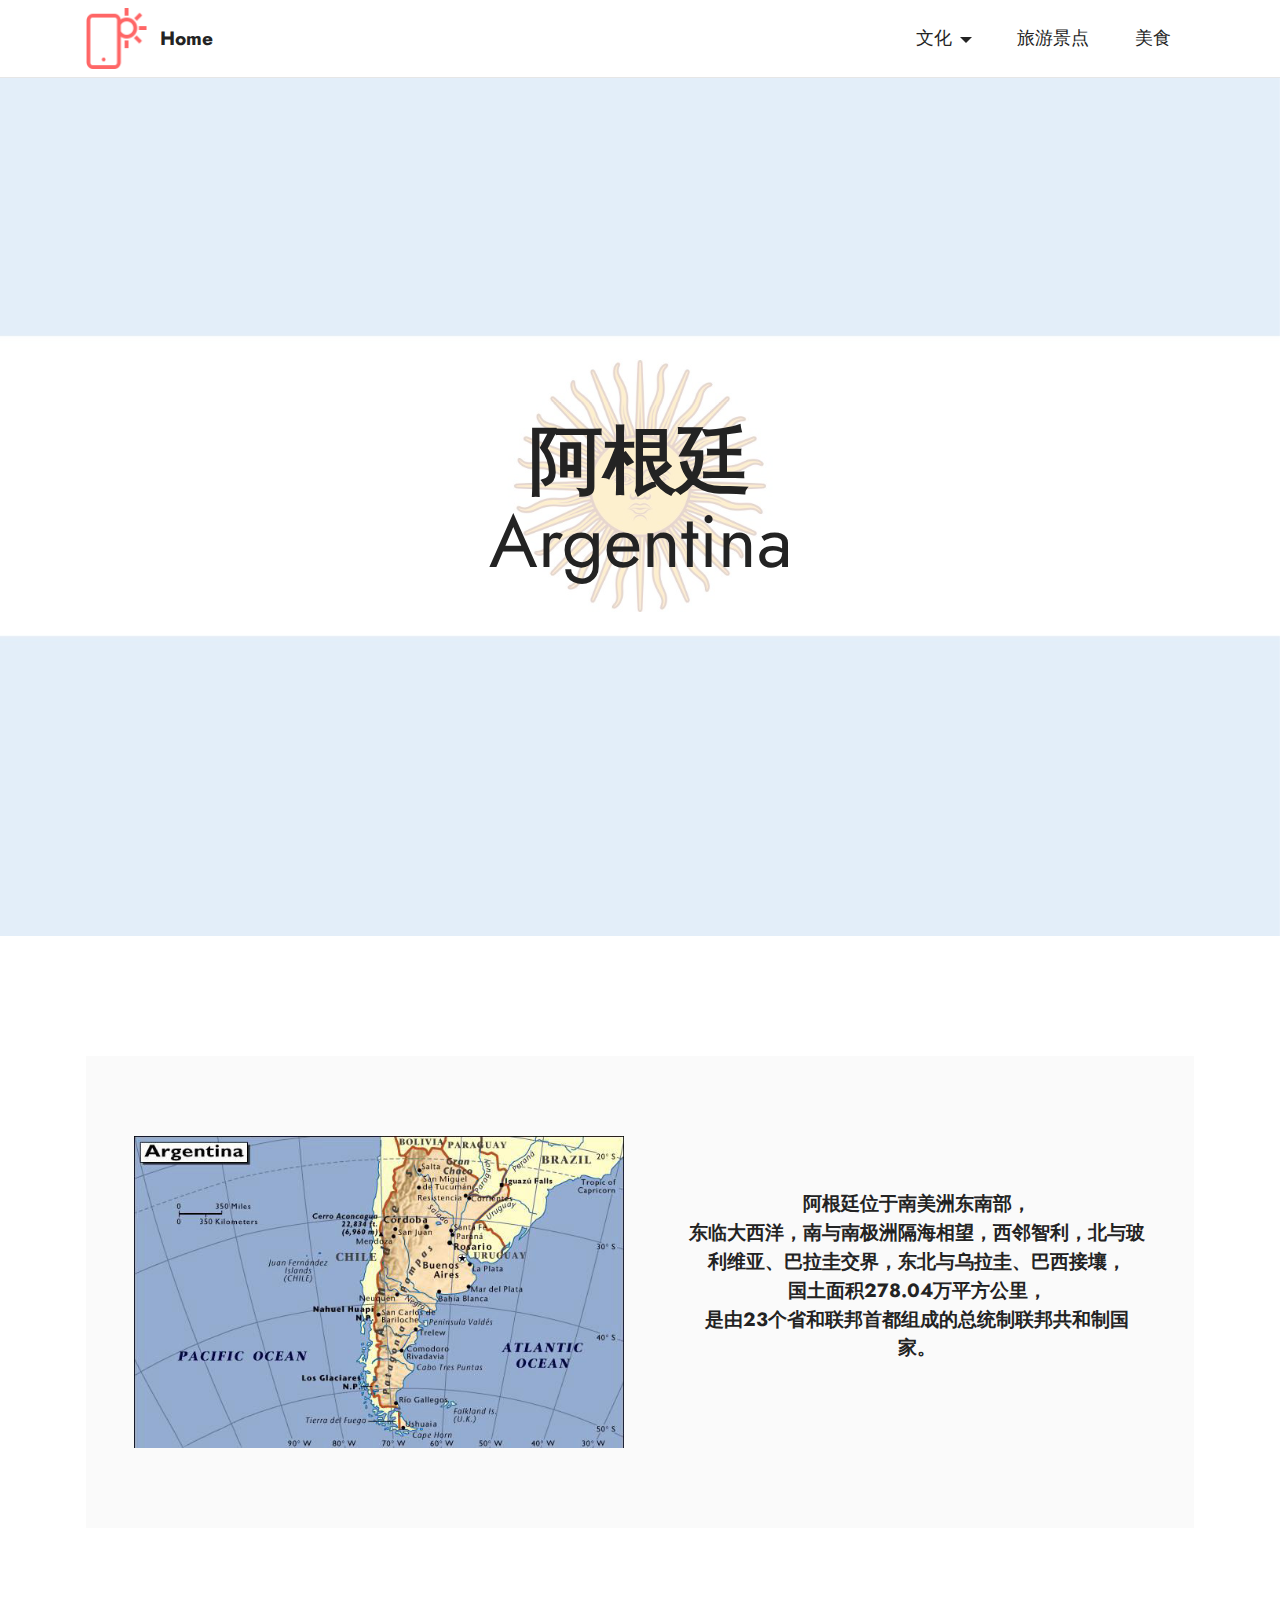
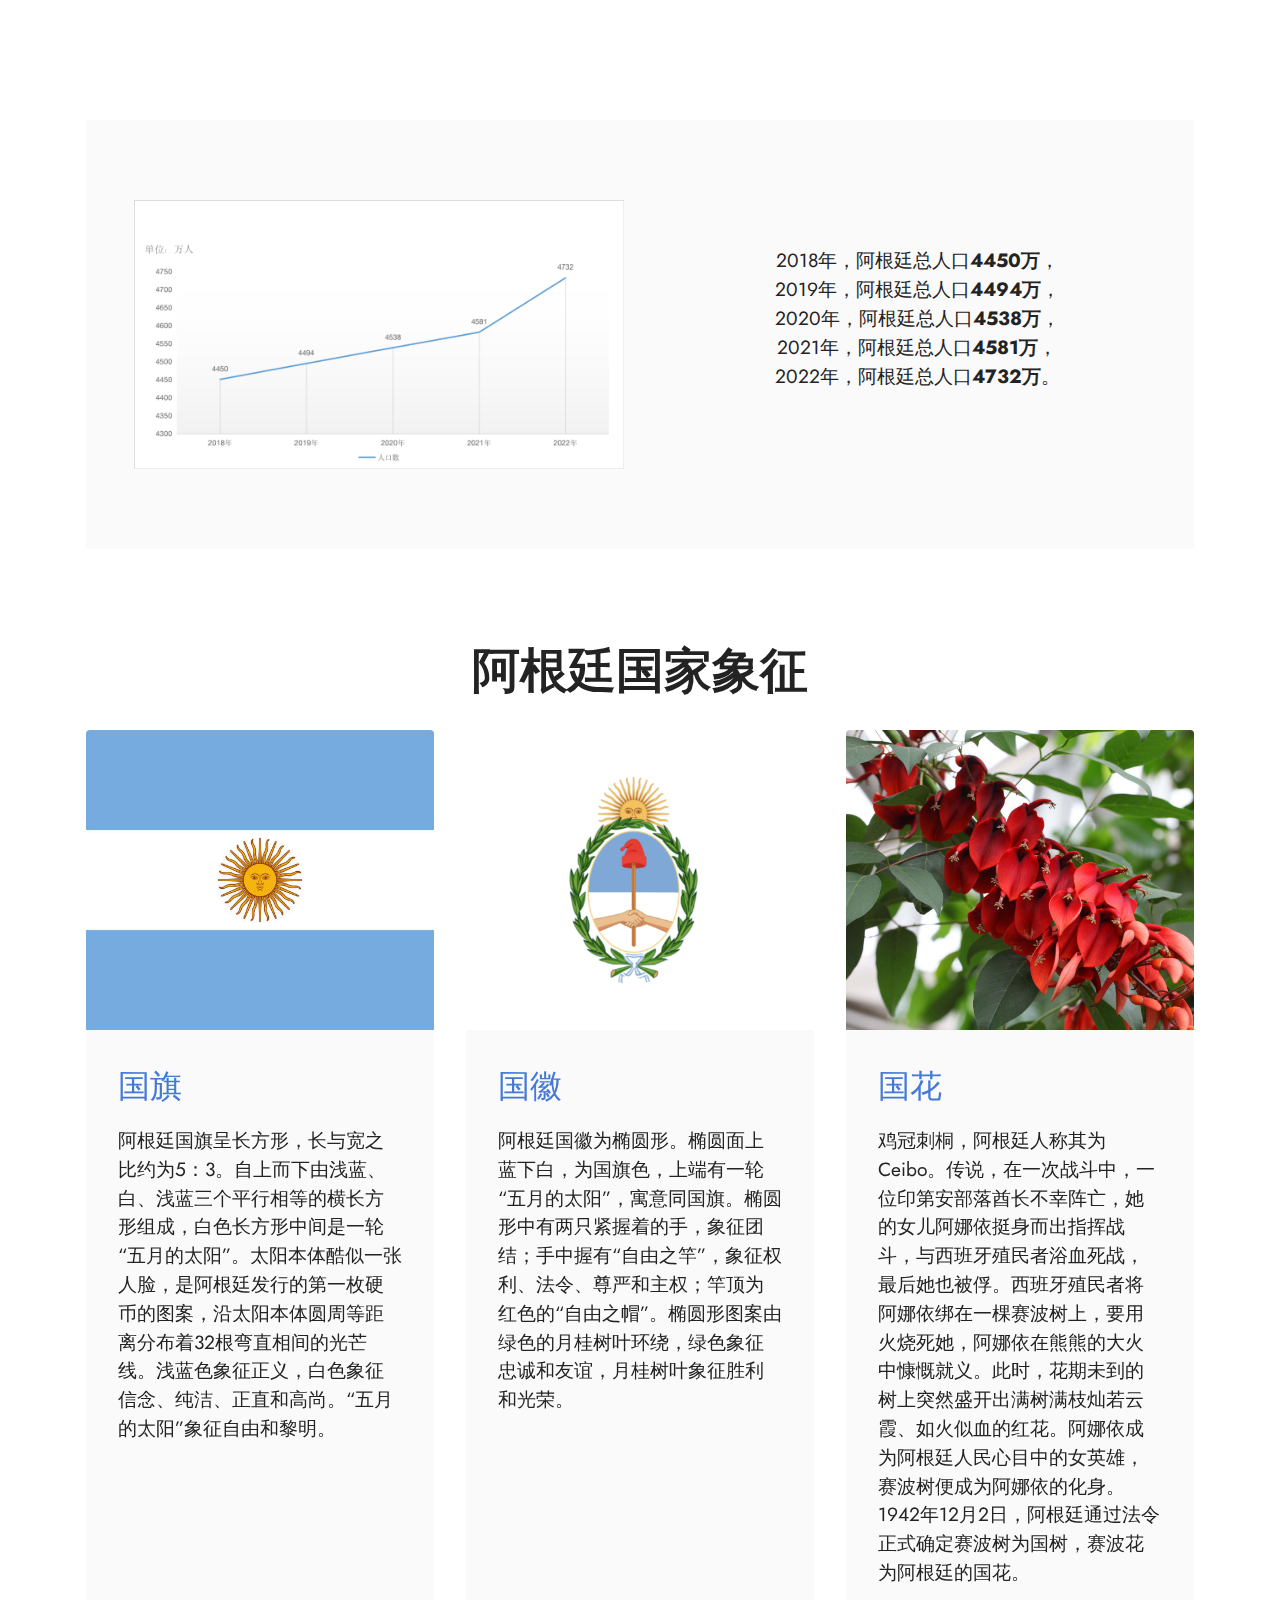
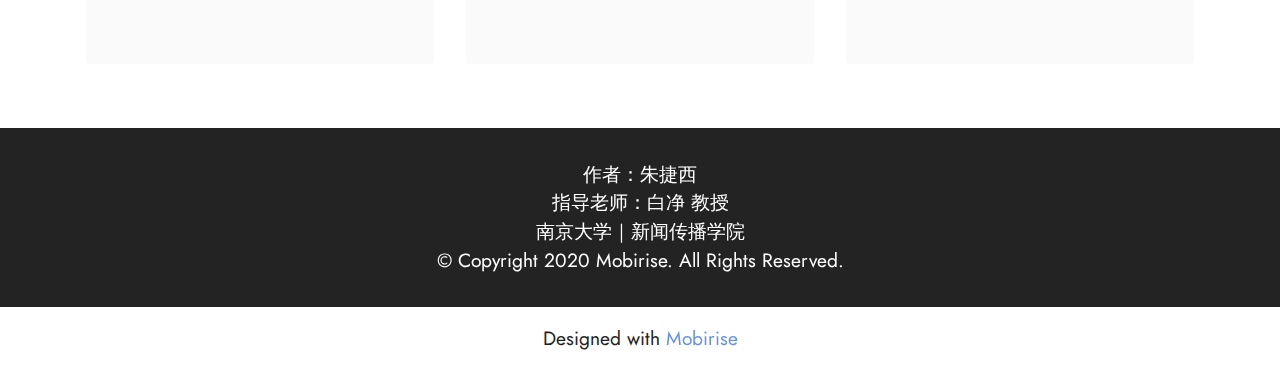
<file: index.html>
<!DOCTYPE html>
<html  >
<head>
  <!-- Site made with Mobirise Website Builder v5.8.12, https://mobirise.com -->
  <meta charset="UTF-8">
  <meta http-equiv="X-UA-Compatible" content="IE=edge">
  <meta name="generator" content="Mobirise v5.8.12, mobirise.com">
  <meta name="viewport" content="width=device-width, initial-scale=1, minimum-scale=1">
  <link rel="shortcut icon" href="assets/images/logo.png" type="image/x-icon">
  <meta name="description" content="">
  
  
  <title>Home</title>
  <link rel="stylesheet" href="assets/web/assets/mobirise-icons2/mobirise2.css">
  <link rel="stylesheet" href="assets/bootstrap/css/bootstrap.min.css">
  <link rel="stylesheet" href="assets/bootstrap/css/bootstrap-grid.min.css">
  <link rel="stylesheet" href="assets/bootstrap/css/bootstrap-reboot.min.css">
  <link rel="stylesheet" href="assets/parallax/jarallax.css">
  <link rel="stylesheet" href="assets/dropdown/css/style.css">
  <link rel="stylesheet" href="assets/socicon/css/styles.css">
  <link rel="stylesheet" href="assets/theme/css/style.css">
  <link rel="preload" href="https://fonts.googleapis.com/css?family=Jost:100,200,300,400,500,600,700,800,900,100i,200i,300i,400i,500i,600i,700i,800i,900i&display=swap" as="style" onload="this.onload=null;this.rel='stylesheet'">
  <noscript><link rel="stylesheet" href="https://fonts.googleapis.com/css?family=Jost:100,200,300,400,500,600,700,800,900,100i,200i,300i,400i,500i,600i,700i,800i,900i&display=swap"></noscript>
  <link rel="preload" as="style" href="assets/mobirise/css/mbr-additional.css"><link rel="stylesheet" href="assets/mobirise/css/mbr-additional.css" type="text/css">

  
  
  
</head>
<body>
  
  <section data-bs-version="5.1" class="menu cid-s48OLK6784" once="menu" id="menu1-h">
    
    <nav class="navbar navbar-dropdown navbar-fixed-top navbar-expand-lg">
        <div class="container">
            <div class="navbar-brand">
                <span class="navbar-logo">
                    <a href="https://mobiri.se">
                        <img src="assets/images/logo.png" alt="Mobirise Website Builder" style="height: 3.8rem;">
                    </a>
                </span>
                <span class="navbar-caption-wrap"><a class="navbar-caption text-black text-primary display-7" href="index.html">Home<br></a></span>
            </div>
            <button class="navbar-toggler" type="button" data-toggle="collapse" data-bs-toggle="collapse" data-target="#navbarSupportedContent" data-bs-target="#navbarSupportedContent" aria-controls="navbarNavAltMarkup" aria-expanded="false" aria-label="Toggle navigation">
                <div class="hamburger">
                    <span></span>
                    <span></span>
                    <span></span>
                    <span></span>
                </div>
            </button>
            <div class="collapse navbar-collapse" id="navbarSupportedContent">
                <ul class="navbar-nav nav-dropdown nav-right" data-app-modern-menu="true"><li class="nav-item dropdown"><a class="nav-link link text-black text-primary dropdown-toggle display-4" href="page3.html" data-toggle="dropdown-submenu" data-bs-toggle="dropdown" data-bs-auto-close="outside" aria-expanded="false">文化</a><div class="dropdown-menu" aria-labelledby="dropdown-431"><a class="text-black text-primary dropdown-item display-4" href="page3.html#image2-18"><span class="mobi-mbri mobi-mbri-arrow-next mbr-iconfont mbr-iconfont-btn"></span>运动</a><a class="text-black text-primary dropdown-item display-4" href="page3.html#image1-1g"><span class="mobi-mbri mobi-mbri-arrow-next mbr-iconfont mbr-iconfont-btn"></span>艺术<br></a></div></li><li class="nav-item"><a class="nav-link link text-black text-primary display-4" href="page1.html">旅游景点<br></a></li>
                    <li class="nav-item"><a class="nav-link link text-black text-primary display-4" href="page2.html">美食</a></li></ul>
                
                
            </div>
        </div>
    </nav>

</section>

<section data-bs-version="5.1" class="header1 cid-s48MCQYojq mbr-fullscreen mbr-parallax-background" id="header1-f">

    

    <div class="mbr-overlay" style="opacity: 0.8; background-color: rgb(255, 255, 255);"></div>

    <div class="align-center container">
        <div class="row justify-content-center">
            <div class="col-12 col-lg-7">
                <h1 class="mbr-section-title mbr-fonts-style mb-3 display-1"><strong>阿根廷</strong><br>Argentina</h1>
                
                
                
            </div>
        </div>
    </div>
</section>

<section data-bs-version="5.1" class="features16 cid-tImCQuUua5" id="features17-r">
    

    
    
    <div class="container">
        <div class="content-wrapper">
            <div class="row align-items-center">
                <div class="col-12 col-lg-6">
                    <div class="image-wrapper">
                        <img src="assets/images/-624x397.jpg" alt="Mobirise Website Builder">
                    </div>
                </div>
                <div class="col-12 col-lg">
                    <div class="text-wrapper">
                        
                        <p class="mbr-text mbr-fonts-style mb-4 display-7"><strong>阿根廷位于南美洲东南部，<br>东临大西洋，南与南极洲隔海相望，西邻智利，北与玻利维亚、巴拉圭交界，东北与乌拉圭、巴西接壤，<br>国土面积278.04万平方公里，<br>是由23个省和联邦首都组成的总统制联邦共和制国家。<br></strong></p>
                        
                    </div>
                </div>
            </div>
        </div>
    </div>
</section>

<section data-bs-version="5.1" class="features16 cid-tIntiK6FOA" id="features17-15">
    

    
    
    <div class="container">
        <div class="content-wrapper">
            <div class="row align-items-center">
                <div class="col-12 col-lg-6">
                    <div class="image-wrapper">
                        <img src="assets/images/1-1160x638.png" alt="Mobirise Website Builder">
                    </div>
                </div>
                <div class="col-12 col-lg">
                    <div class="text-wrapper">
                        
                        <p class="mbr-text mbr-fonts-style mb-4 display-7">2018年，阿根廷总人口<strong>4450万</strong>，<br>2019年，阿根廷总人口<strong>4494万</strong>，<br>2020年，阿根廷总人口<strong>4538万</strong>，<br>2021年，阿根廷总人口<strong>4581万</strong>，<br>2022年，阿根廷总人口<strong>4732万</strong>。</p>
                        
                    </div>
                </div>
            </div>
        </div>
    </div>
</section>

<section data-bs-version="5.1" class="content2 cid-tItbIGhqlj" id="content2-1c">
    
    
    <div class="container">
        <div class="mbr-section-head">
            <h4 class="mbr-section-title mbr-fonts-style align-center mb-0 display-2"><strong>阿根廷国家象征</strong></h4>
            
        </div>
        <div class="row mt-4">
            <div class="item features-image сol-12 col-md-6 col-lg-4">
                <div class="item-wrapper">
                    <div class="item-img">
                        <img src="assets/images/0-816x510.jpg" alt="Mobirise Website Builder" title="">
                    </div>
                    <div class="item-content">
                        <h5 class="item-title mbr-fonts-style display-5">国旗</h5>
                        
                        <p class="mbr-text mbr-fonts-style mt-3 display-7">阿根廷国旗呈长方形，长与宽之比约为5：3。自上而下由浅蓝、白、浅蓝三个平行相等的横长方形组成，白色长方形中间是一轮“五月的太阳”。太阳本体酷似一张人脸，是阿根廷发行的第一枚硬币的图案，沿太阳本体圆周等距离分布着32根弯直相间的光芒线。浅蓝色象征正义，白色象征信念、纯洁、正直和高尚。“五月的太阳”象征自由和黎明。</p>
                    </div>
                    
                </div>
            </div>
            <div class="item features-image сol-12 col-md-6 col-lg-4">
                <div class="item-wrapper">
                    <div class="item-img">
                        <img src="assets/images/2023-06-28-18.23.17-816x456.png" alt="Mobirise Website Builder" title="">
                    </div>
                    <div class="item-content">
                        <h5 class="item-title mbr-fonts-style display-5">国徽</h5>
                        
                        <p class="mbr-text mbr-fonts-style mt-3 display-7">阿根廷国徽为椭圆形。椭圆面上蓝下白，为国旗色，上端有一轮“五月的太阳”，寓意同国旗。椭圆形中有两只紧握着的手，象征团结；手中握有“自由之竿”，象征权利、法令、尊严和主权；竿顶为红色的“自由之帽”。椭圆形图案由绿色的月桂树叶环绕，绿色象征忠诚和友谊，月桂树叶象征胜利和光荣。<br>
                        </p>
                    </div>
                    
                </div>
            </div>
            <div class="item features-image сol-12 col-md-6 col-lg-4">
                <div class="item-wrapper">
                    <div class="item-img">
                        <img src="assets/images/-816x544.jpg" alt="Mobirise Website Builder" title="">
                    </div>
                    <div class="item-content">
                        <h5 class="item-title mbr-fonts-style display-5">国花</h5>
                        
                        <p class="mbr-text mbr-fonts-style mt-3 display-7">鸡冠刺桐，阿根廷人称其为Ceibo。传说，在一次战斗中，一位印第安部落酋长不幸阵亡，她的女儿阿娜依挺身而出指挥战斗，与西班牙殖民者浴血死战，最后她也被俘。西班牙殖民者将阿娜依绑在一棵赛波树上，要用火烧死她，阿娜依在熊熊的大火中慷慨就义。此时，花期未到的树上突然盛开出满树满枝灿若云霞、如火似血的红花。阿娜依成为阿根廷人民心目中的女英雄，赛波树便成为阿娜依的化身。1942年12月2日，阿根廷通过法令正式确定赛波树为国树，赛波花为阿根廷的国花。 <br><br></p>
                    </div>
                    
                </div>
            </div>

        </div>
    </div>
</section>

<section data-bs-version="5.1" class="footer3 cid-s48P1Icc8J" once="footers" id="footer3-i">

    

    

    <div class="container">
        <div class="media-container-row align-center mbr-white">
            
            
            <div class="row row-copirayt">
                <p class="mbr-text mb-0 mbr-fonts-style mbr-white align-center display-7">作者：朱捷西<br>指导老师：白净 教授<br>南京大学｜新闻传播学院<br>© Copyright 2020 Mobirise. All Rights Reserved.
                </p>
            </div>
        </div>
    </div>
</section><section class="display-7" style="padding: 0;align-items: center;justify-content: center;flex-wrap: wrap;    align-content: center;display: flex;position: relative;height: 4rem;"><a href="https://mobiri.se/3014581" style="flex: 1 1;height: 4rem;position: absolute;width: 100%;z-index: 1;"><img alt="" style="height: 4rem;" src="[data-uri]"></a><p style="margin: 0;text-align: center;" class="display-7">Designed with &#8204;</p><a style="z-index:1" href="https://mobirise.com">Mobirise </a></section><script src="assets/bootstrap/js/bootstrap.bundle.min.js"></script>  <script src="assets/parallax/jarallax.js"></script>  <script src="assets/smoothscroll/smooth-scroll.js"></script>  <script src="assets/ytplayer/index.js"></script>  <script src="assets/dropdown/js/navbar-dropdown.js"></script>  <script src="assets/theme/js/script.js"></script>  
  
  
</body>
</html>
</file>
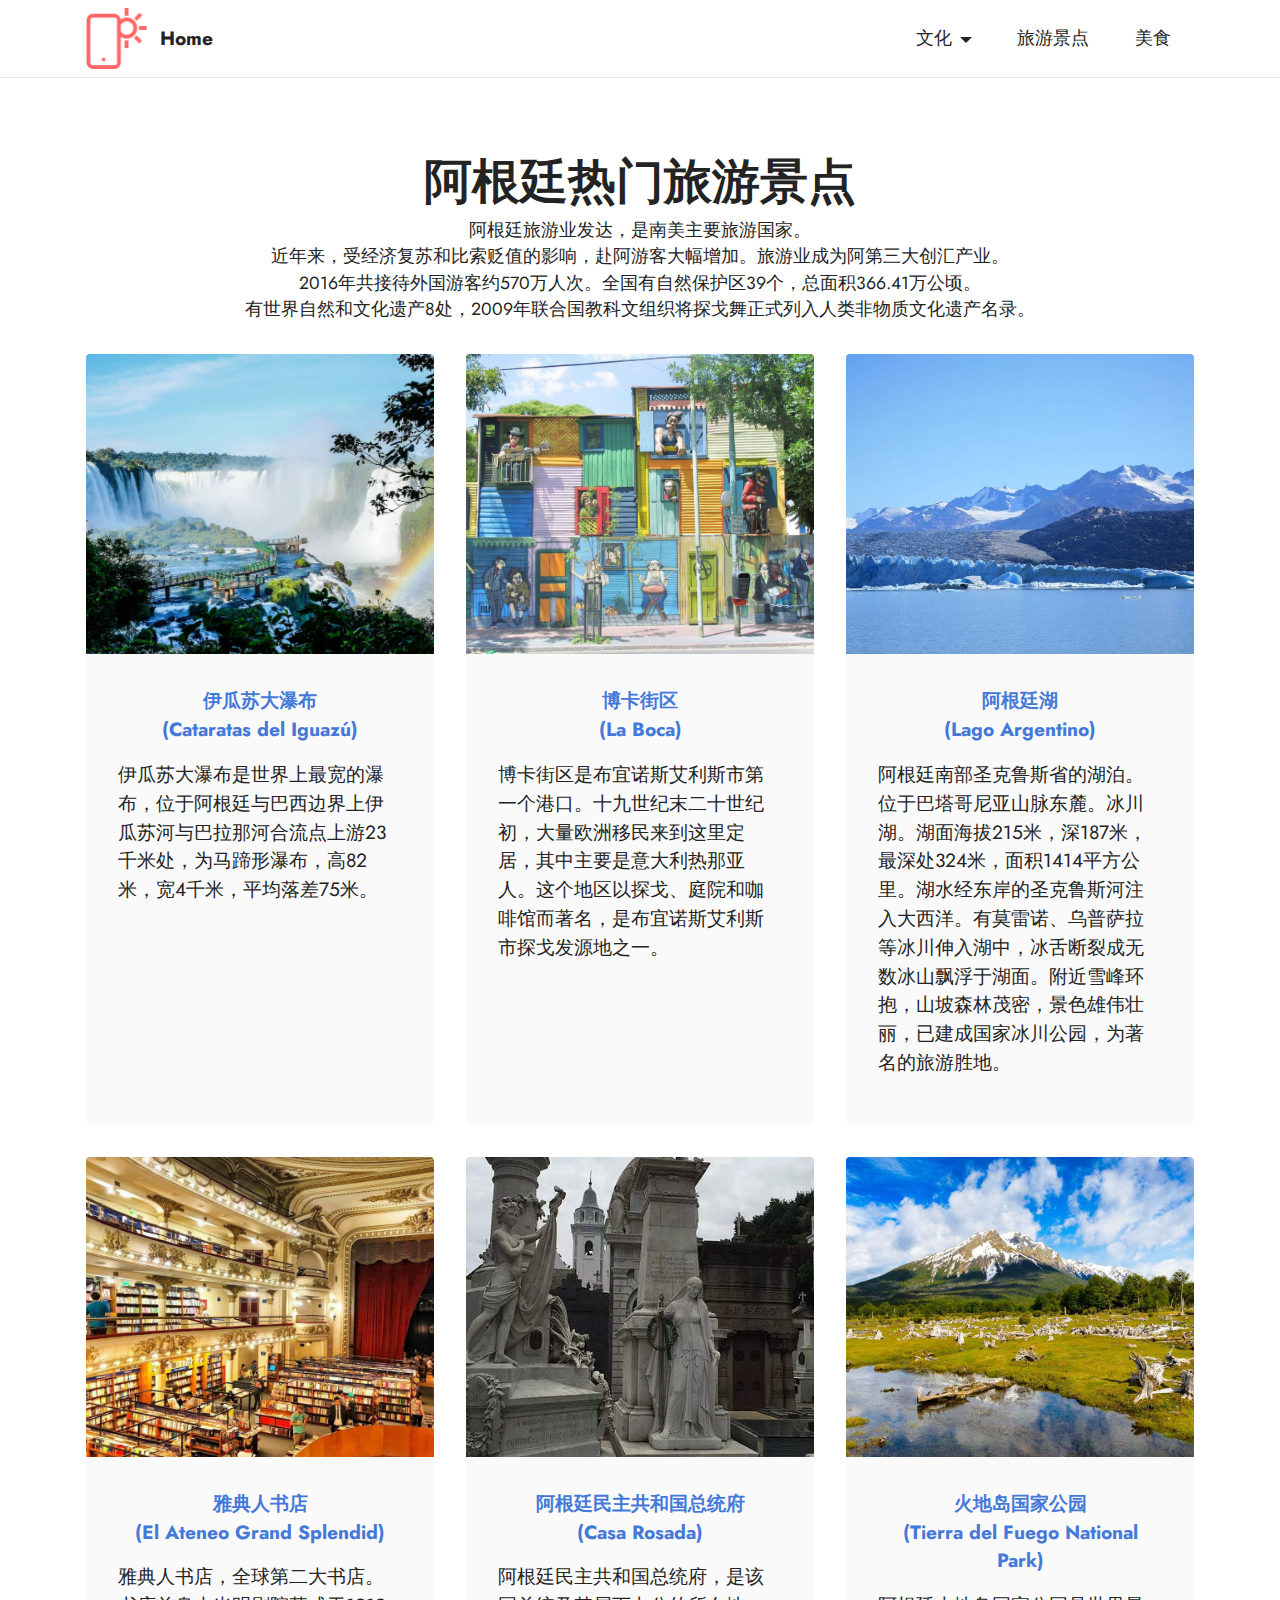
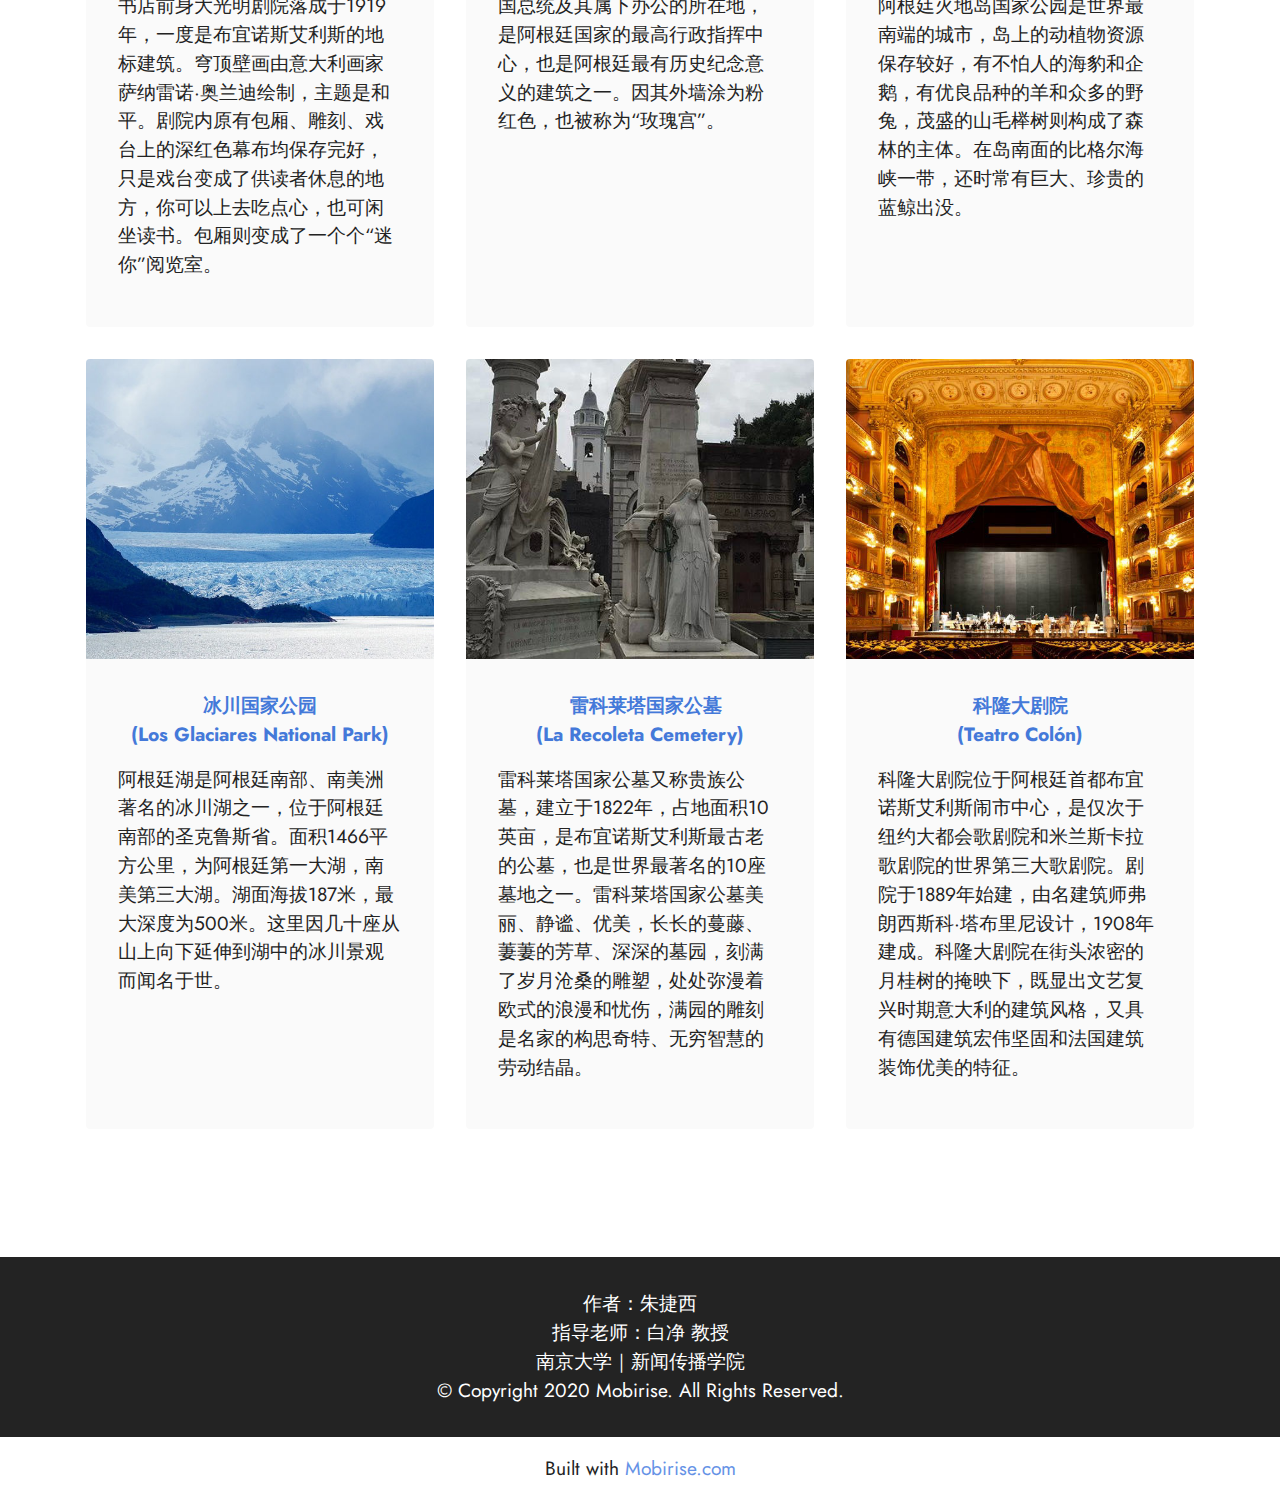
<file: page1.html>
<!DOCTYPE html>
<html  >
<head>
  <!-- Site made with Mobirise Website Builder v5.8.12, https://mobirise.com -->
  <meta charset="UTF-8">
  <meta http-equiv="X-UA-Compatible" content="IE=edge">
  <meta name="generator" content="Mobirise v5.8.12, mobirise.com">
  <meta name="viewport" content="width=device-width, initial-scale=1, minimum-scale=1">
  <link rel="shortcut icon" href="assets/images/logo.png" type="image/x-icon">
  <meta name="description" content="">
  
  
  <title>旅游景点</title>
  <link rel="stylesheet" href="assets/web/assets/mobirise-icons2/mobirise2.css">
  <link rel="stylesheet" href="assets/bootstrap/css/bootstrap.min.css">
  <link rel="stylesheet" href="assets/bootstrap/css/bootstrap-grid.min.css">
  <link rel="stylesheet" href="assets/bootstrap/css/bootstrap-reboot.min.css">
  <link rel="stylesheet" href="assets/dropdown/css/style.css">
  <link rel="stylesheet" href="assets/socicon/css/styles.css">
  <link rel="stylesheet" href="assets/theme/css/style.css">
  <link rel="preload" href="https://fonts.googleapis.com/css?family=Jost:100,200,300,400,500,600,700,800,900,100i,200i,300i,400i,500i,600i,700i,800i,900i&display=swap" as="style" onload="this.onload=null;this.rel='stylesheet'">
  <noscript><link rel="stylesheet" href="https://fonts.googleapis.com/css?family=Jost:100,200,300,400,500,600,700,800,900,100i,200i,300i,400i,500i,600i,700i,800i,900i&display=swap"></noscript>
  <link rel="preload" as="style" href="assets/mobirise/css/mbr-additional.css"><link rel="stylesheet" href="assets/mobirise/css/mbr-additional.css" type="text/css">

  
  
  
</head>
<body>
  
  <section data-bs-version="5.1" class="menu cid-s48OLK6784" once="menu" id="menu1-v">
    
    <nav class="navbar navbar-dropdown navbar-fixed-top navbar-expand-lg">
        <div class="container">
            <div class="navbar-brand">
                <span class="navbar-logo">
                    <a href="https://mobiri.se">
                        <img src="assets/images/logo.png" alt="Mobirise Website Builder" style="height: 3.8rem;">
                    </a>
                </span>
                <span class="navbar-caption-wrap"><a class="navbar-caption text-black text-primary display-7" href="index.html">Home<br></a></span>
            </div>
            <button class="navbar-toggler" type="button" data-toggle="collapse" data-bs-toggle="collapse" data-target="#navbarSupportedContent" data-bs-target="#navbarSupportedContent" aria-controls="navbarNavAltMarkup" aria-expanded="false" aria-label="Toggle navigation">
                <div class="hamburger">
                    <span></span>
                    <span></span>
                    <span></span>
                    <span></span>
                </div>
            </button>
            <div class="collapse navbar-collapse" id="navbarSupportedContent">
                <ul class="navbar-nav nav-dropdown nav-right" data-app-modern-menu="true"><li class="nav-item dropdown"><a class="nav-link link text-black text-primary dropdown-toggle display-4" href="page3.html" data-toggle="dropdown-submenu" data-bs-toggle="dropdown" data-bs-auto-close="outside" aria-expanded="false">文化</a><div class="dropdown-menu" aria-labelledby="dropdown-431"><a class="text-black text-primary dropdown-item display-4" href="page3.html#image2-18"><span class="mobi-mbri mobi-mbri-arrow-next mbr-iconfont mbr-iconfont-btn"></span>运动</a><a class="text-black text-primary dropdown-item display-4" href="page3.html#image1-1g"><span class="mobi-mbri mobi-mbri-arrow-next mbr-iconfont mbr-iconfont-btn"></span>艺术<br></a></div></li><li class="nav-item"><a class="nav-link link text-black text-primary display-4" href="page1.html">旅游景点<br></a></li>
                    <li class="nav-item"><a class="nav-link link text-black text-primary display-4" href="page2.html">美食</a></li></ul>
                
                
            </div>
        </div>
    </nav>

</section>

<section data-bs-version="5.1" class="features3 cid-tIngbKF6aY" id="features3-12">
    
    
    <div class="container">
        <div class="mbr-section-head">
            <h4 class="mbr-section-title mbr-fonts-style align-center mb-0 display-2"><strong>阿根廷热门旅游景点</strong></h4>
            <h5 class="mbr-section-subtitle mbr-fonts-style align-center mb-0 mt-2 display-4">阿根廷旅游业发达，是南美主要旅游国家。<div>近年来，受经济复苏和比索贬值的影响，赴阿游客大幅增加。旅游业成为阿第三大创汇产业。</div><div>2016年共接待外国游客约570万人次。全国有自然保护区39个，总面积366.41万公顷。</div><div>有世界自然和文化遗产8处，2009年联合国教科文组织将探戈舞正式列入人类非物质文化遗产名录。</div></h5>
        </div>
        <div class="row mt-4">
            <div class="item features-image сol-12 col-md-6 col-lg-4">
                <div class="item-wrapper">
                    <div class="item-img">
                        <img src="assets/images/1.-1032x653.jpg" alt="Mobirise Website Builder" data-slide-to="0" data-bs-slide-to="0">
                    </div>
                    <div class="item-content">
                        <h5 class="item-title mbr-fonts-style display-7"><strong>伊瓜苏大瀑布</strong><div><strong>(Cataratas del Iguazú)</strong></div></h5>
                        
                        <p class="mbr-text mbr-fonts-style mt-3 display-7">伊瓜苏大瀑布是世界上最宽的瀑布，位于阿根廷与巴西边界上伊瓜苏河与巴拉那河合流点上游23千米处，为马蹄形瀑布，高82米，宽4千米，平均落差75米。</p>
                    </div>
                    
                </div>
            </div>
            <div class="item features-image сol-12 col-md-6 col-lg-4">
                <div class="item-wrapper">
                    <div class="item-img">
                        <img src="assets/images/-1000x750.jpg" alt="Mobirise Website Builder" data-slide-to="1" data-bs-slide-to="1">
                    </div>
                    <div class="item-content">
                        <h5 class="item-title mbr-fonts-style display-7"><strong>博卡街区</strong><div><strong>(La Boca)</strong></div></h5>
                        
                        <p class="mbr-text mbr-fonts-style mt-3 display-7">博卡街区是布宜诺斯艾利斯市第一个港口。十九世纪末二十世纪初，大量欧洲移民来到这里定居，其中主要是意大利热那亚人。这个地区以探戈、庭院和咖啡馆而著名，是布宜诺斯艾利斯市探戈发源地之一。</p>
                    </div>
                    
                </div>
            </div>
            <div class="item features-image сol-12 col-md-6 col-lg-4">
                <div class="item-wrapper">
                    <div class="item-img">
                        <img src="assets/images/-922x541.jpg" alt="Mobirise Website Builder" data-slide-to="2" data-bs-slide-to="2">
                    </div>
                    <div class="item-content">
                        <h5 class="item-title mbr-fonts-style display-7"><strong>阿根廷湖</strong><div><strong>(Lago Argentino)</strong></div></h5>
                        
                        <p class="mbr-text mbr-fonts-style mt-3 display-7">阿根廷南部圣克鲁斯省的湖泊。位于巴塔哥尼亚山脉东麓。冰川湖。湖面海拔215米，深187米，最深处324米，面积1414平方公里。湖水经东岸的圣克鲁斯河注入大西洋。有莫雷诺、乌普萨拉等冰川伸入湖中，冰舌断裂成无数冰山飘浮于湖面。附近雪峰环抱，山坡森林茂密，景色雄伟壮丽，已建成国家冰川公园，为著名的旅游胜地。<br></p>
                    </div>
                    
                </div>
            </div><div class="item features-image сol-12 col-md-6 col-lg-4">
                <div class="item-wrapper">
                    <div class="item-img">
                        <img src="assets/images/-1032x722.jpg" alt="Mobirise Website Builder" data-slide-to="3" data-bs-slide-to="3">
                    </div>
                    <div class="item-content">
                        <h5 class="item-title mbr-fonts-style display-7"><strong>雅典人书店</strong><div><strong>(El Ateneo Grand Splendid)</strong></div></h5>
                        
                        <p class="mbr-text mbr-fonts-style mt-3 display-7">雅典人书店，全球第二大书店。书店前身大光明剧院落成于1919年，一度是布宜诺斯艾利斯的地标建筑。穹顶壁画由意大利画家萨纳雷诺·奥兰迪绘制，主题是和平。剧院内原有包厢、雕刻、戏台上的深红色幕布均保存完好，只是戏台变成了供读者休息的地方，你可以上去吃点心，也可闲坐读书。包厢则变成了一个个“迷你”阅览室。<br></p>
                    </div>
                    
                </div>
            </div><div class="item features-image сol-12 col-md-6 col-lg-4">
                <div class="item-wrapper">
                    <div class="item-img">
                        <img src="assets/images/-480x360.jpg" alt="Mobirise Website Builder" data-slide-to="4" data-bs-slide-to="4">
                    </div>
                    <div class="item-content">
                        <h5 class="item-title mbr-fonts-style display-7"><strong>阿根廷民主共和国总统府</strong><div><strong>(Casa Rosada)</strong></div></h5>
                        
                        <p class="mbr-text mbr-fonts-style mt-3 display-7">阿根廷民主共和国总统府，是该国总统及其属下办公的所在地，是阿根廷国家的最高行政指挥中心，也是阿根廷最有历史纪念意义的建筑之一。因其外墙涂为粉红色，也被称为“玫瑰宫”。<br></p>
                    </div>
                    
                </div>
            </div><div class="item features-image сol-12 col-md-6 col-lg-4">
                <div class="item-wrapper">
                    <div class="item-img">
                        <img src="assets/images/1-816x544.jpg" alt="Mobirise Website Builder" data-slide-to="5" data-bs-slide-to="5">
                    </div>
                    <div class="item-content">
                        <h5 class="item-title mbr-fonts-style display-7"><strong>火地岛国家公园</strong><div><strong>(Tierra del Fuego National Park)</strong></div></h5>
                        
                        <p class="mbr-text mbr-fonts-style mt-3 display-7">阿根廷火地岛国家公园是世界最南端的城市，岛上的动植物资源保存较好，有不怕人的海豹和企鹅，有优良品种的羊和众多的野兔，茂盛的山毛榉树则构成了森林的主体。在岛南面的比格尔海峡一带，还时常有巨大、珍贵的蓝鲸出没。<br></p>
                    </div>
                    
                </div>
            </div><div class="item features-image сol-12 col-md-6 col-lg-4">
                <div class="item-wrapper">
                    <div class="item-img">
                        <img src="assets/images/-816x544.jpeg" alt="Mobirise Website Builder" data-slide-to="6" data-bs-slide-to="6">
                    </div>
                    <div class="item-content">
                        <h5 class="item-title mbr-fonts-style display-7"><strong>冰川国家公园</strong><div><strong>(Los Glaciares National Park)</strong></div></h5>
                        
                        <p class="mbr-text mbr-fonts-style mt-3 display-7">阿根廷湖是阿根廷南部、南美洲著名的冰川湖之一，位于阿根廷南部的圣克鲁斯省。面积1466平方公里，为阿根廷第一大湖，南美第三大湖。湖面海拔187米，最大深度为500米。这里因几十座从山上向下延伸到湖中的冰川景观而闻名于世。<br></p>
                    </div>
                    
                </div>
            </div><div class="item features-image сol-12 col-md-6 col-lg-4">
                <div class="item-wrapper">
                    <div class="item-img">
                        <img src="assets/images/-480x360.jpg" alt="Mobirise Website Builder" data-slide-to="7" data-bs-slide-to="7">
                    </div>
                    <div class="item-content">
                        <h5 class="item-title mbr-fonts-style display-7"><strong>&nbsp; 雷科莱塔国家公墓</strong><div><strong>(La Recoleta Cemetery)</strong></div></h5>
                        
                        <p class="mbr-text mbr-fonts-style mt-3 display-7">雷科莱塔国家公墓又称贵族公墓，建立于1822年，占地面积10英亩，是布宜诺斯艾利斯最古老的公墓，也是世界最著名的10座墓地之一。雷科莱塔国家公墓美丽、静谧、优美，长长的蔓藤、萋萋的芳草、深深的墓园，刻满了岁月沧桑的雕塑，处处弥漫着欧式的浪漫和忧伤，满园的雕刻是名家的构思奇特、无穷智慧的劳动结晶。<br></p>
                    </div>
                    
                </div>
            </div><div class="item features-image сol-12 col-md-6 col-lg-4">
                <div class="item-wrapper">
                    <div class="item-img">
                        <img src="assets/images/-750x469.jpg" alt="Mobirise Website Builder" data-slide-to="8" data-bs-slide-to="8">
                    </div>
                    <div class="item-content">
                        <h5 class="item-title mbr-fonts-style display-7"><strong>科隆大剧院</strong><div><strong>(Teatro Colón)</strong></div></h5>
                        
                        <p class="mbr-text mbr-fonts-style mt-3 display-7">科隆大剧院位于阿根廷首都布宜诺斯艾利斯闹市中心，是仅次于纽约大都会歌剧院和米兰斯卡拉歌剧院的世界第三大歌剧院。剧院于1889年始建，由名建筑师弗朗西斯科·塔布里尼设计，1908年建成。科隆大剧院在街头浓密的月桂树的掩映下，既显出文艺复兴时期意大利的建筑风格，又具有德国建筑宏伟坚固和法国建筑装饰优美的特征。<br></p>
                    </div>
                    
                </div>
            </div>
        </div>
    </div>
</section>

<section data-bs-version="5.1" class="footer3 cid-s48P1Icc8J" once="footers" id="footer3-w">

    

    

    <div class="container">
        <div class="media-container-row align-center mbr-white">
            
            
            <div class="row row-copirayt">
                <p class="mbr-text mb-0 mbr-fonts-style mbr-white align-center display-7">作者：朱捷西<br>指导老师：白净 教授<br>南京大学｜新闻传播学院<br>© Copyright 2020 Mobirise. All Rights Reserved.
                </p>
            </div>
        </div>
    </div>
</section><section class="display-7" style="padding: 0;align-items: center;justify-content: center;flex-wrap: wrap;    align-content: center;display: flex;position: relative;height: 4rem;"><a href="https://mobiri.se/3014581" style="flex: 1 1;height: 4rem;position: absolute;width: 100%;z-index: 1;"><img alt="" style="height: 4rem;" src="[data-uri]"></a><p style="margin: 0;text-align: center;" class="display-7">Built with &#8204;</p><a style="z-index:1" href="https://mobirise.com">Mobirise.com </a></section><script src="assets/bootstrap/js/bootstrap.bundle.min.js"></script>  <script src="assets/smoothscroll/smooth-scroll.js"></script>  <script src="assets/ytplayer/index.js"></script>  <script src="assets/dropdown/js/navbar-dropdown.js"></script>  <script src="assets/theme/js/script.js"></script>  
  
  
</body>
</html>
</file>
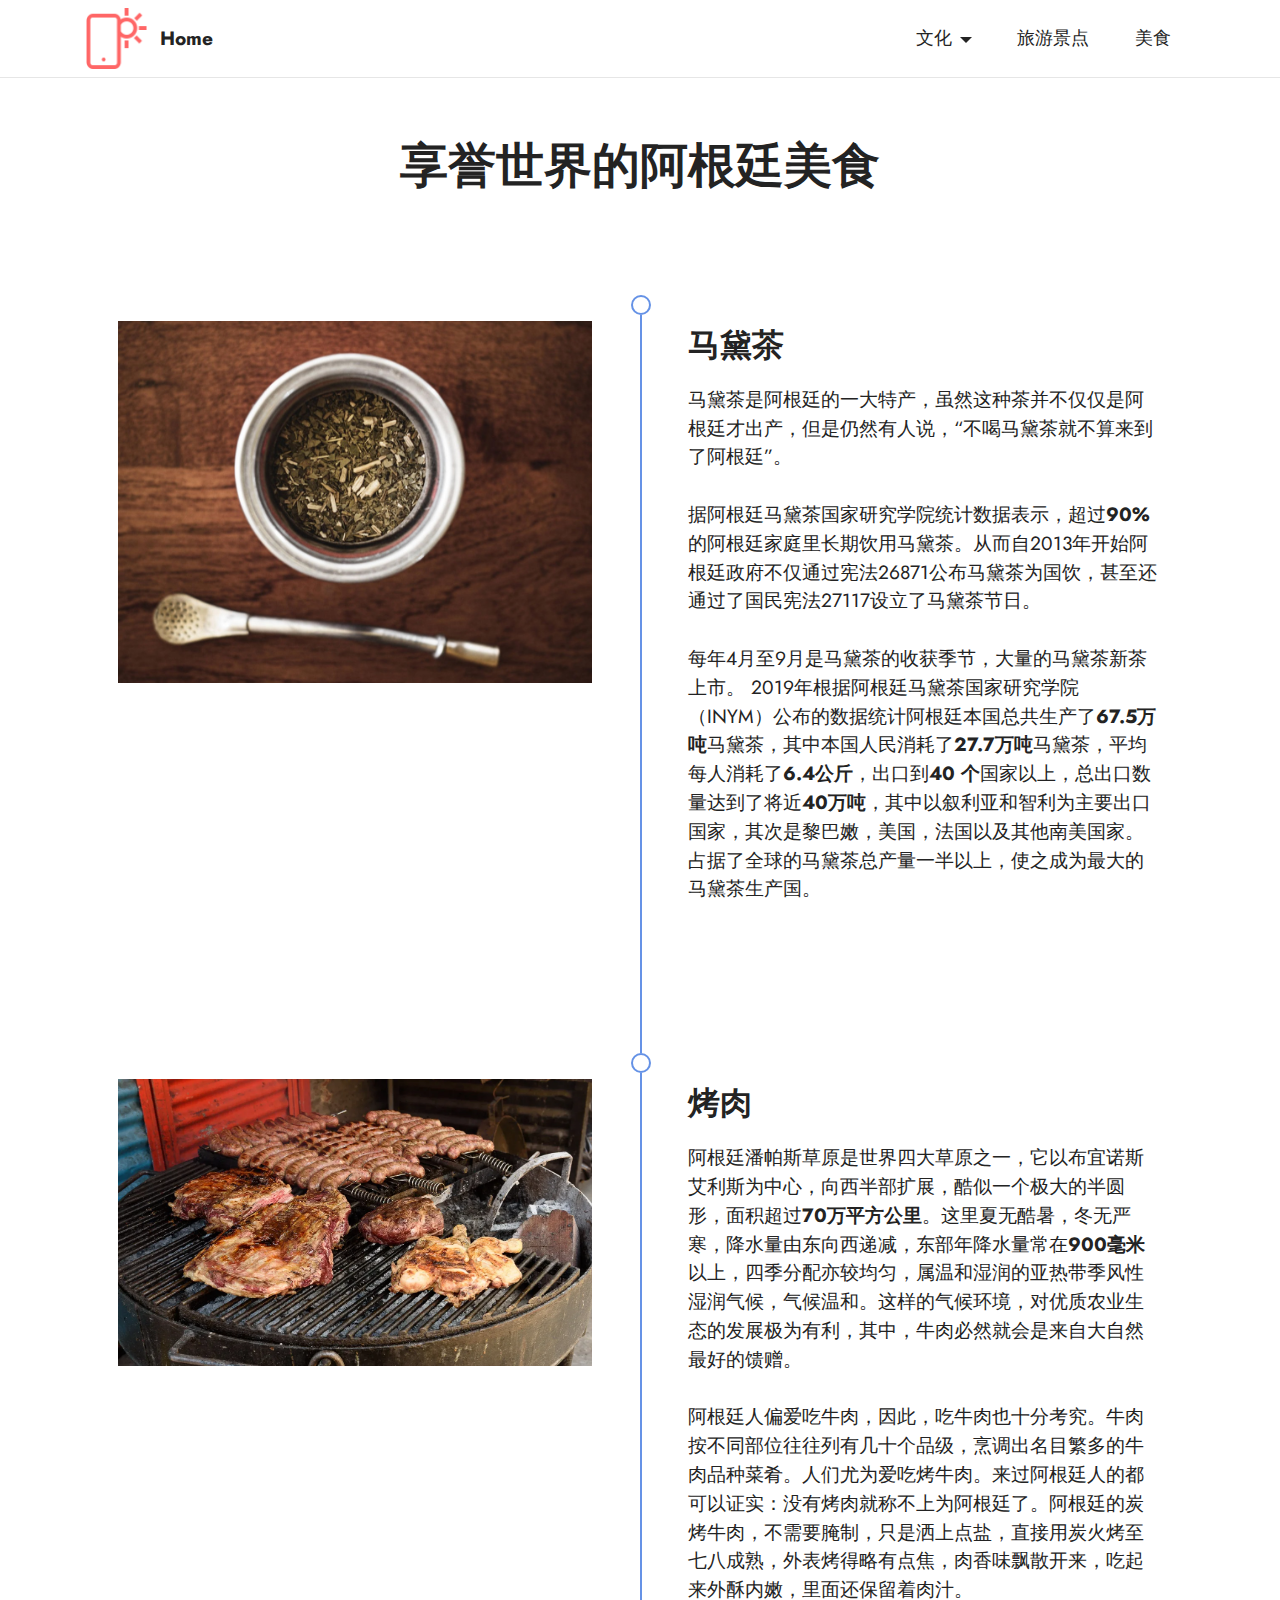
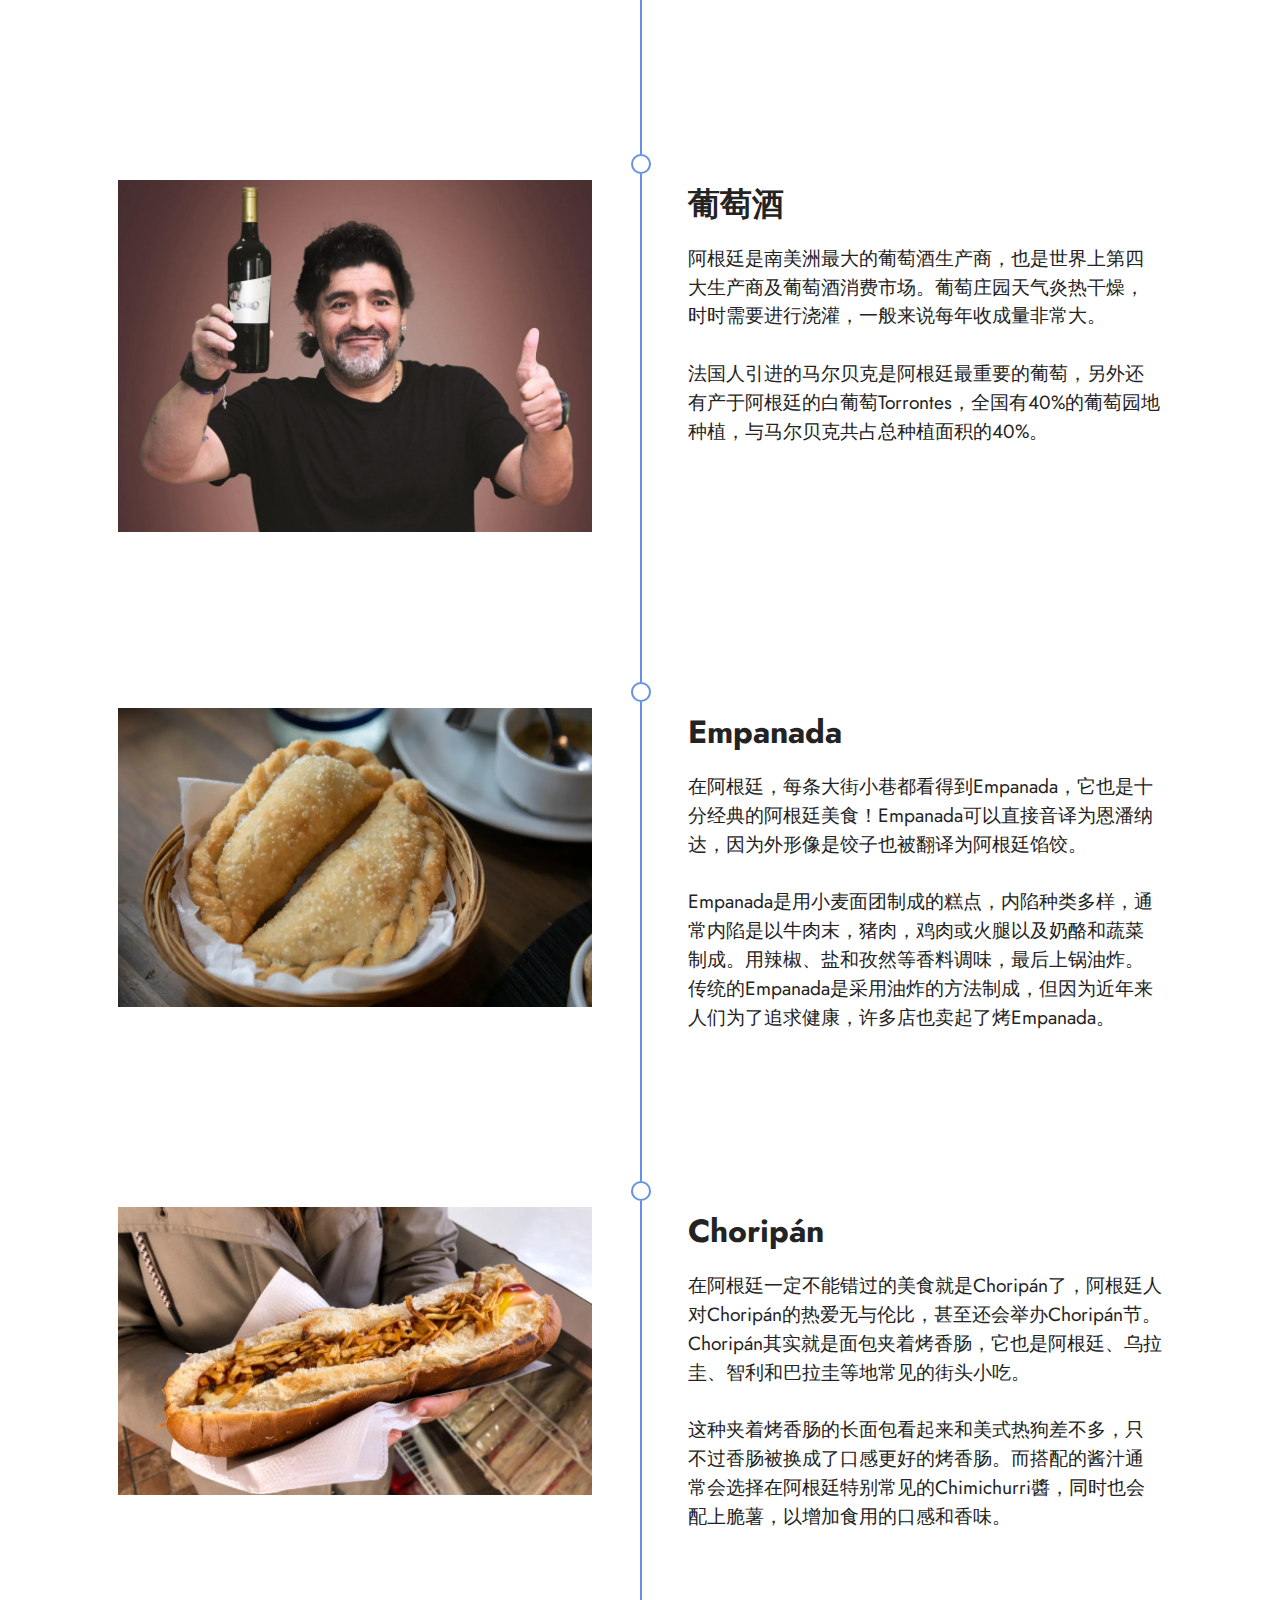
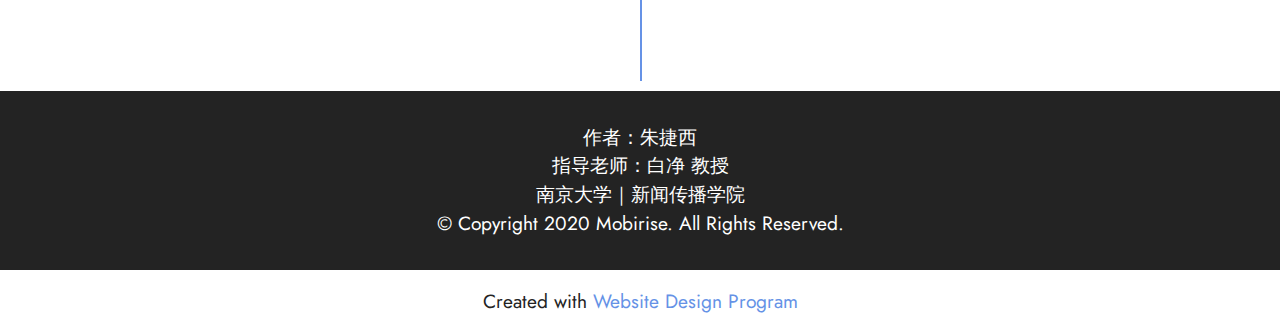
<file: page2.html>
<!DOCTYPE html>
<html  >
<head>
  <!-- Site made with Mobirise Website Builder v5.8.12, https://mobirise.com -->
  <meta charset="UTF-8">
  <meta http-equiv="X-UA-Compatible" content="IE=edge">
  <meta name="generator" content="Mobirise v5.8.12, mobirise.com">
  <meta name="viewport" content="width=device-width, initial-scale=1, minimum-scale=1">
  <link rel="shortcut icon" href="assets/images/logo.png" type="image/x-icon">
  <meta name="description" content="">
  
  
  <title>美食</title>
  <link rel="stylesheet" href="assets/web/assets/mobirise-icons2/mobirise2.css">
  <link rel="stylesheet" href="assets/bootstrap/css/bootstrap.min.css">
  <link rel="stylesheet" href="assets/bootstrap/css/bootstrap-grid.min.css">
  <link rel="stylesheet" href="assets/bootstrap/css/bootstrap-reboot.min.css">
  <link rel="stylesheet" href="assets/dropdown/css/style.css">
  <link rel="stylesheet" href="assets/socicon/css/styles.css">
  <link rel="stylesheet" href="assets/theme/css/style.css">
  <link rel="preload" href="https://fonts.googleapis.com/css?family=Jost:100,200,300,400,500,600,700,800,900,100i,200i,300i,400i,500i,600i,700i,800i,900i&display=swap" as="style" onload="this.onload=null;this.rel='stylesheet'">
  <noscript><link rel="stylesheet" href="https://fonts.googleapis.com/css?family=Jost:100,200,300,400,500,600,700,800,900,100i,200i,300i,400i,500i,600i,700i,800i,900i&display=swap"></noscript>
  <link rel="preload" as="style" href="assets/mobirise/css/mbr-additional.css"><link rel="stylesheet" href="assets/mobirise/css/mbr-additional.css" type="text/css">

  
  
  
</head>
<body>
  
  <section data-bs-version="5.1" class="menu cid-s48OLK6784" once="menu" id="menu1-x">
    
    <nav class="navbar navbar-dropdown navbar-fixed-top navbar-expand-lg">
        <div class="container">
            <div class="navbar-brand">
                <span class="navbar-logo">
                    <a href="https://mobiri.se">
                        <img src="assets/images/logo.png" alt="Mobirise Website Builder" style="height: 3.8rem;">
                    </a>
                </span>
                <span class="navbar-caption-wrap"><a class="navbar-caption text-black text-primary display-7" href="index.html">Home<br></a></span>
            </div>
            <button class="navbar-toggler" type="button" data-toggle="collapse" data-bs-toggle="collapse" data-target="#navbarSupportedContent" data-bs-target="#navbarSupportedContent" aria-controls="navbarNavAltMarkup" aria-expanded="false" aria-label="Toggle navigation">
                <div class="hamburger">
                    <span></span>
                    <span></span>
                    <span></span>
                    <span></span>
                </div>
            </button>
            <div class="collapse navbar-collapse" id="navbarSupportedContent">
                <ul class="navbar-nav nav-dropdown nav-right" data-app-modern-menu="true"><li class="nav-item dropdown"><a class="nav-link link text-black text-primary dropdown-toggle display-4" href="page3.html" data-toggle="dropdown-submenu" data-bs-toggle="dropdown" data-bs-auto-close="outside" aria-expanded="false">文化</a><div class="dropdown-menu" aria-labelledby="dropdown-431"><a class="text-black text-primary dropdown-item display-4" href="page3.html#image2-18"><span class="mobi-mbri mobi-mbri-arrow-next mbr-iconfont mbr-iconfont-btn"></span>运动</a><a class="text-black text-primary dropdown-item display-4" href="page3.html#image1-1g"><span class="mobi-mbri mobi-mbri-arrow-next mbr-iconfont mbr-iconfont-btn"></span>艺术<br></a></div></li><li class="nav-item"><a class="nav-link link text-black text-primary display-4" href="page1.html">旅游景点<br></a></li>
                    <li class="nav-item"><a class="nav-link link text-black text-primary display-4" href="page2.html">美食</a></li></ul>
                
                
            </div>
        </div>
    </nav>

</section>

<section data-bs-version="5.1" class="timeline3 cid-tImOF2eSKF" id="timeline3-z">
    

    
    
    <div class="container">
        <div class="mbr-section-head">
            <h3 class="mbr-section-title mbr-fonts-style align-center mb-0 display-2"><strong>享誉世界的阿根廷美食</strong></h3>
            
        </div>
        <div class="timelines-container mt-4">
            <div class="row timeline-element first-separline mb-5">
                <div class="timeline-date col-12">
                    <div class="timeline-date-wrapper">
                        
                    </div>
                </div>
                <span class="iconBackground"></span>
                <div class="col-12 col-md-6">
                    <div class="image-wrapper">
                        <img src="assets/images/1-1128x1509.jpeg" alt="Mobirise Website Builder" title="">
                    </div>
                </div>
                <div class="col-12 col-md-6">
                    <div class="timeline-text-wrapper">
                        <h4 class="mbr-timeline-title mbr-fonts-style mb-0 display-5">
                            <strong>马黛茶</strong></h4>
                        <p class="mbr-text mbr-fonts-style mt-3 mb-0 display-7">马黛茶是阿根廷的一大特产，虽然这种茶并不仅仅是阿根廷才出产，但是仍然有人说，“不喝马黛茶就不算来到了阿根廷”。<br><br>据阿根廷马黛茶国家研究学院统计数据表示，超过<strong>90%</strong> 的阿根廷家庭里长期饮用马黛茶。从而自2013年开始阿根廷政府不仅通过宪法26871公布马黛茶为国饮，甚至还通过了国民宪法27117设立了马黛茶节日。<br><br>每年4月至9月是马黛茶的收获季节，大量的马黛茶新茶上市。 2019年根据阿根廷马黛茶国家研究学院（INYM）公布的数据统计阿根廷本国总共生产了<strong>67.5万吨</strong>马黛茶，其中本国人民消耗了<strong>27.7万吨</strong>马黛茶，平均每人消耗了<strong>6.4公斤</strong>，出口到<strong>40 个</strong>国家以上，总出口数量达到了将近<strong>40万吨</strong>，其中以叙利亚和智利为主要出口国家，其次是黎巴嫩，美国，法国以及其他南美国家。占据了全球的马黛茶总产量一半以上，使之成为最大的马黛茶生产国。<br></p>
                    </div>
                </div>
            </div>
            <div class="row timeline-element first-separline mb-5">
                <div class="timeline-date col-12">
                    <div class="timeline-date-wrapper">
                        
                    </div>
                </div>
                <span class="iconBackground"></span>
                <div class="col-12 col-md-6">
                    <div class="image-wrapper">
                        <img src="assets/images/1.webp" alt="Mobirise Website Builder" title="">
                    </div>
                </div>
                <div class="col-12 col-md-6">
                    <div class="timeline-text-wrapper">
                        <h4 class="mbr-timeline-title mbr-fonts-style mb-0 display-5">
                            <strong>烤肉</strong></h4>
                        <p class="mbr-text mbr-fonts-style mt-3 mb-0 display-7">阿根廷潘帕斯草原是世界四大草原之一，它以布宜诺斯艾利斯为中心，向西半部扩展，酷似一个极大的半圆形，面积超过<strong>70万平方公里</strong>。这里夏无酷暑，冬无严寒，降水量由东向西递减，东部年降水量常在<strong>900毫米</strong>以上，四季分配亦较均匀，属温和湿润的亚热带季风性湿润气候，气候温和。这样的气候环境，对优质农业生态的发展极为有利，其中，牛肉必然就会是来自大自然最好的馈赠。<br><br>阿根廷人偏爱吃牛肉，因此，吃牛肉也十分考究。牛肉按不同部位往往列有几十个品级，烹调出名目繁多的牛肉品种菜肴。人们尤为爱吃烤牛肉。来过阿根廷人的都可以证实：没有烤肉就称不上为阿根廷了。阿根廷的炭烤牛肉，不需要腌制，只是洒上点盐，直接用炭火烤至七八成熟，外表烤得略有点焦，肉香味飘散开来，吃起来外酥内嫩，里面还保留着肉汁。<br></p>
                    </div>
                </div>
            </div>
            <div class="row timeline-element first-separline mb-5">
                <div class="timeline-date col-12">
                    <div class="timeline-date-wrapper">
                        
                    </div>
                </div>
                <span class="iconBackground"></span>
                <div class="col-12 col-md-6">
                    <div class="image-wrapper">
                        <img src="assets/images/-968x826.jpeg" alt="Mobirise Website Builder" title="">
                    </div>
                </div>
                <div class="col-12 col-md-6">
                    <div class="timeline-text-wrapper">
                        <h4 class="mbr-timeline-title mbr-fonts-style mb-0 display-5"><strong>葡萄酒</strong></h4>
                        <p class="mbr-text mbr-fonts-style mt-3 mb-0 display-7">阿根廷是南美洲最大的葡萄酒生产商，也是世界上第四大生产商及葡萄酒消费市场。葡萄庄园天气炎热干燥，时时需要进行浇灌，一般来说每年收成量非常大。<br><br>法国人引进的马尔贝克是阿根廷最重要的葡萄，另外还有产于阿根廷的白葡萄Torrontes，全国有40%的葡萄园地种植，与马尔贝克共占总种植面积的40%。</p>
                    </div>
                </div>
            </div>
            <div class="row timeline-element first-separline mb-5">
                <div class="timeline-date col-12">
                    <div class="timeline-date-wrapper">
                        
                    </div>
                </div>
                <span class="iconBackground"></span>
                <div class="col-12 col-md-6">
                    <div class="image-wrapper">
                        <img src="assets/images/empamada.webp" alt="Mobirise Website Builder" title="">
                    </div>
                </div>
                <div class="col-12 col-md-6">
                    <div class="timeline-text-wrapper">
                        <h4 class="mbr-timeline-title mbr-fonts-style mb-0 display-5">
                            <strong>Empanada</strong>
                        </h4>
                        <p class="mbr-text mbr-fonts-style mt-3 mb-0 display-7">在阿根廷，每条大街小巷都看得到Empanada，它也是十分经典的阿根廷美食！Empanada可以直接音译为恩潘纳达，因为外形像是饺子也被翻译为阿根廷馅饺。<br><br>Empanada是用小麦面团制成的糕点，内陷种类多样，通常内陷是以牛肉末，猪肉，鸡肉或火腿以及奶酪和蔬菜制成。用辣椒、盐和孜然等香料调味，最后上锅油炸。传统的Empanada是采用油炸的方法制成，但因为近年来人们为了追求健康，许多店也卖起了烤Empanada。</p>
                    </div>
                </div>
            </div>
            <div class="row timeline-element first-separline mb-5">
                <div class="timeline-date col-12">
                    <div class="timeline-date-wrapper">
                        
                    </div>
                </div>
                <span class="iconBackground"></span>
                <div class="col-12 col-md-6">
                    <div class="image-wrapper">
                        <img src="assets/images/-968x645.jpeg" alt="Mobirise Website Builder" title="">
                    </div>
                </div>
                <div class="col-12 col-md-6">
                    <div class="timeline-text-wrapper">
                        <h4 class="mbr-timeline-title mbr-fonts-style mb-0 display-5">
                            <strong>Choripán</strong>
                        </h4>
                        <p class="mbr-text mbr-fonts-style mt-3 mb-0 display-7">在阿根廷一定不能错过的美食就是Choripán了，阿根廷人对Choripán的热爱无与伦比，甚至还会举办Choripán节。Choripán其实就是面包夹着烤香肠，它也是阿根廷、乌拉圭、智利和巴拉圭等地常见的街头小吃。<br><br>这种夹着烤香肠的长面包看起来和美式热狗差不多，只不过香肠被换成了口感更好的烤香肠。而搭配的酱汁通常会选择在阿根廷特别常见的Chimichurri醬，同时也会配上脆薯，以增加食用的口感和香味。<br></p>
                    </div>
                </div>
            </div>
            
            
            
            
            
            
            
        </div>
    </div>
</section>

<section data-bs-version="5.1" class="footer3 cid-s48P1Icc8J" once="footers" id="footer3-y">

    

    

    <div class="container">
        <div class="media-container-row align-center mbr-white">
            
            
            <div class="row row-copirayt">
                <p class="mbr-text mb-0 mbr-fonts-style mbr-white align-center display-7">作者：朱捷西<br>指导老师：白净 教授<br>南京大学｜新闻传播学院<br>© Copyright 2020 Mobirise. All Rights Reserved.
                </p>
            </div>
        </div>
    </div>
</section><section class="display-7" style="padding: 0;align-items: center;justify-content: center;flex-wrap: wrap;    align-content: center;display: flex;position: relative;height: 4rem;"><a href="https://mobiri.se/3014581" style="flex: 1 1;height: 4rem;position: absolute;width: 100%;z-index: 1;"><img alt="" style="height: 4rem;" src="[data-uri]"></a><p style="margin: 0;text-align: center;" class="display-7">Created with &#8204;</p><a style="z-index:1" href="https://mobirise.com/builder/web-design-program.html">Website Design Program</a></section><script src="assets/bootstrap/js/bootstrap.bundle.min.js"></script>  <script src="assets/smoothscroll/smooth-scroll.js"></script>  <script src="assets/ytplayer/index.js"></script>  <script src="assets/dropdown/js/navbar-dropdown.js"></script>  <script src="assets/theme/js/script.js"></script>  
  
  
</body>
</html>
</file>
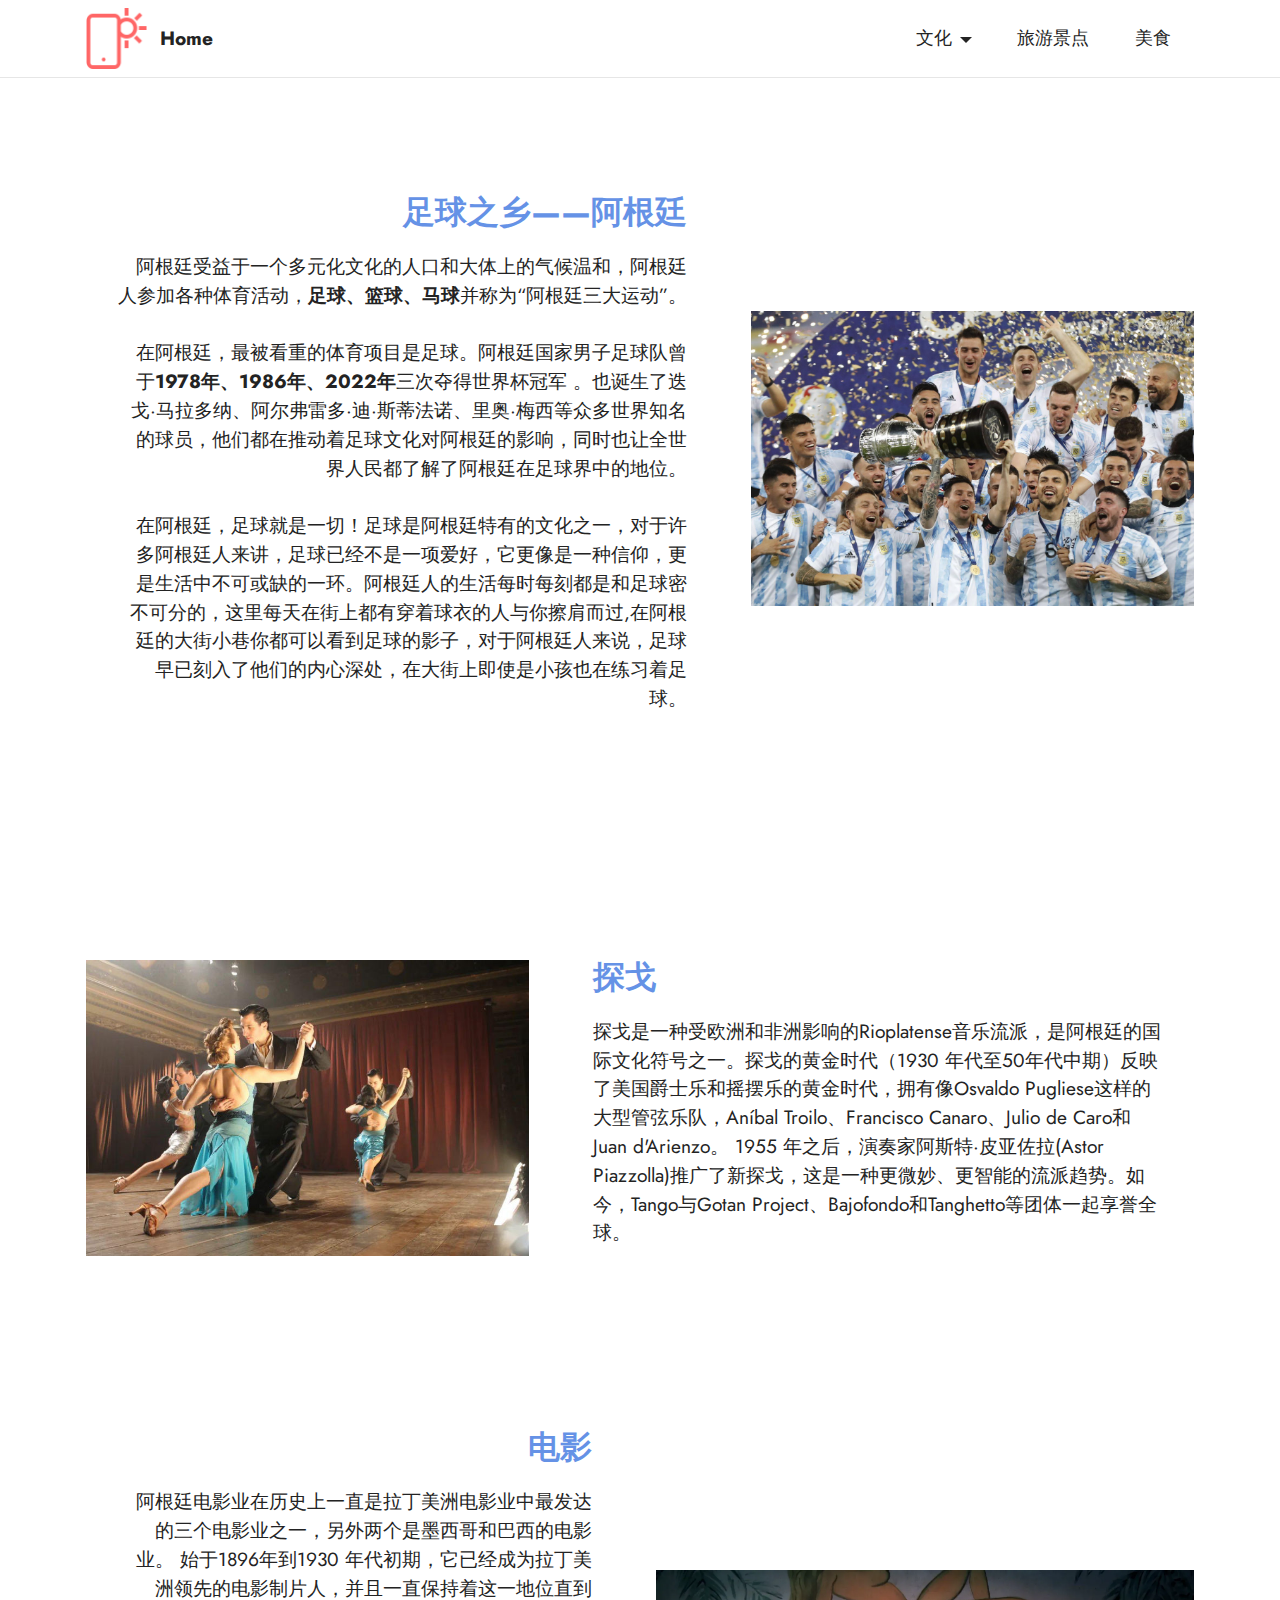
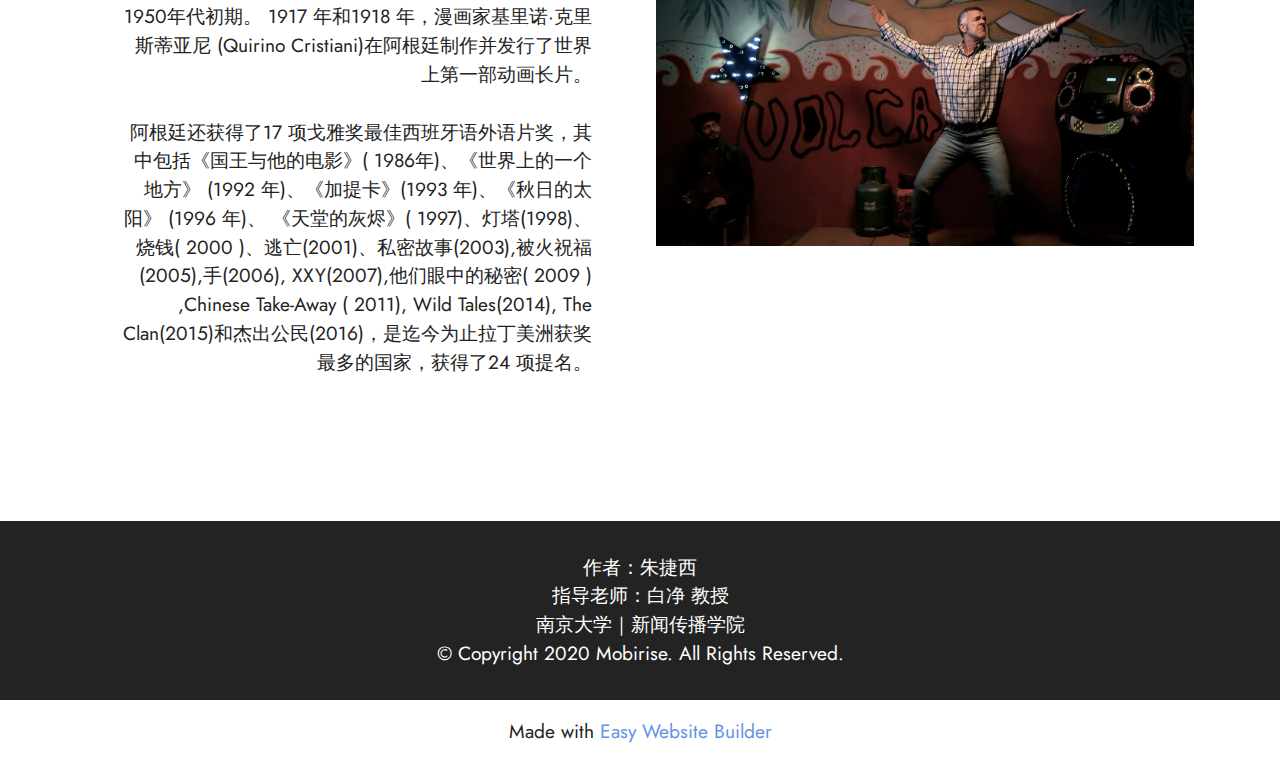
<file: page3.html>
<!DOCTYPE html>
<html  >
<head>
  <!-- Site made with Mobirise Website Builder v5.8.12, https://mobirise.com -->
  <meta charset="UTF-8">
  <meta http-equiv="X-UA-Compatible" content="IE=edge">
  <meta name="generator" content="Mobirise v5.8.12, mobirise.com">
  <meta name="viewport" content="width=device-width, initial-scale=1, minimum-scale=1">
  <link rel="shortcut icon" href="assets/images/logo.png" type="image/x-icon">
  <meta name="description" content="">
  
  
  <title>文化</title>
  <link rel="stylesheet" href="assets/web/assets/mobirise-icons2/mobirise2.css">
  <link rel="stylesheet" href="assets/bootstrap/css/bootstrap.min.css">
  <link rel="stylesheet" href="assets/bootstrap/css/bootstrap-grid.min.css">
  <link rel="stylesheet" href="assets/bootstrap/css/bootstrap-reboot.min.css">
  <link rel="stylesheet" href="assets/dropdown/css/style.css">
  <link rel="stylesheet" href="assets/socicon/css/styles.css">
  <link rel="stylesheet" href="assets/theme/css/style.css">
  <link rel="preload" href="https://fonts.googleapis.com/css?family=Jost:100,200,300,400,500,600,700,800,900,100i,200i,300i,400i,500i,600i,700i,800i,900i&display=swap" as="style" onload="this.onload=null;this.rel='stylesheet'">
  <noscript><link rel="stylesheet" href="https://fonts.googleapis.com/css?family=Jost:100,200,300,400,500,600,700,800,900,100i,200i,300i,400i,500i,600i,700i,800i,900i&display=swap"></noscript>
  <link rel="preload" as="style" href="assets/mobirise/css/mbr-additional.css"><link rel="stylesheet" href="assets/mobirise/css/mbr-additional.css" type="text/css">

  
  
  
</head>
<body>
  
  <section data-bs-version="5.1" class="menu cid-s48OLK6784" once="menu" id="menu1-16">
    
    <nav class="navbar navbar-dropdown navbar-fixed-top navbar-expand-lg">
        <div class="container">
            <div class="navbar-brand">
                <span class="navbar-logo">
                    <a href="https://mobiri.se">
                        <img src="assets/images/logo.png" alt="Mobirise Website Builder" style="height: 3.8rem;">
                    </a>
                </span>
                <span class="navbar-caption-wrap"><a class="navbar-caption text-black text-primary display-7" href="index.html">Home<br></a></span>
            </div>
            <button class="navbar-toggler" type="button" data-toggle="collapse" data-bs-toggle="collapse" data-target="#navbarSupportedContent" data-bs-target="#navbarSupportedContent" aria-controls="navbarNavAltMarkup" aria-expanded="false" aria-label="Toggle navigation">
                <div class="hamburger">
                    <span></span>
                    <span></span>
                    <span></span>
                    <span></span>
                </div>
            </button>
            <div class="collapse navbar-collapse" id="navbarSupportedContent">
                <ul class="navbar-nav nav-dropdown nav-right" data-app-modern-menu="true"><li class="nav-item dropdown"><a class="nav-link link text-black text-primary dropdown-toggle display-4" href="page3.html" data-toggle="dropdown-submenu" data-bs-toggle="dropdown" data-bs-auto-close="outside" aria-expanded="false">文化</a><div class="dropdown-menu" aria-labelledby="dropdown-431"><a class="text-black text-primary dropdown-item display-4" href="page3.html#image2-18"><span class="mobi-mbri mobi-mbri-arrow-next mbr-iconfont mbr-iconfont-btn"></span>运动</a><a class="text-black text-primary dropdown-item display-4" href="page3.html#image1-1g"><span class="mobi-mbri mobi-mbri-arrow-next mbr-iconfont mbr-iconfont-btn"></span>艺术<br></a></div></li><li class="nav-item"><a class="nav-link link text-black text-primary display-4" href="page1.html">旅游景点<br></a></li>
                    <li class="nav-item"><a class="nav-link link text-black text-primary display-4" href="page2.html">美食</a></li></ul>
                
                
            </div>
        </div>
    </nav>

</section>

<section data-bs-version="5.1" class="image2 cid-tIt7fpoyDz" id="image2-18">
    

    
    

    <div class="container">
        <div class="row align-items-center">
            <div class="col-12 col-lg-5">
                <div class="image-wrapper">
                    <img src="assets/images/2-1256x837.jpg" alt="Mobirise Website Builder">
                    
                </div>
            </div>
            <div class="col-12 col-lg">
                <div class="text-wrapper">
                    <h3 class="mbr-section-title mbr-fonts-style mb-3 display-5"><strong>足球之乡——阿根廷</strong></h3>
                    <p class="mbr-text mbr-fonts-style display-7">阿根廷受益于一个多元化文化的人口和大体上的气候温和，阿根廷人参加各种体育活动，<strong>足球、篮球、马球</strong>并称为“阿根廷三大运动”。<br><br>在阿根廷，最被看重的体育项目是足球。阿根廷国家男子足球队曾于<strong>1978年、1986年、2022年</strong>三次夺得世界杯冠军 。也诞生了迭戈·马拉多纳、阿尔弗雷多·迪·斯蒂法诺、里奥·梅西等众多世界知名的球员，他们都在推动着足球文化对阿根廷的影响，同时也让全世界人民都了解了阿根廷在足球界中的地位。<br><br>在阿根廷，足球就是一切！足球是阿根廷特有的文化之一，对于许多阿根廷人来讲，足球已经不是一项爱好，它更像是一种信仰，更是生活中不可或缺的一环。阿根廷人的生活每时每刻都是和足球密不可分的，这里每天在街上都有穿着球衣的人与你擦肩而过,在阿根廷的大街小巷你都可以看到足球的影子，对于阿根廷人来说，足球早已刻入了他们的内心深处，在大街上即使是小孩也在练习着足球。</p>
                </div>
            </div>
        </div>
    </div>
</section>

<section data-bs-version="5.1" class="image1 cid-tIthvVOQfc" id="image1-1g">
    

    
    

    <div class="container">
        <div class="row align-items-center">
            <div class="col-12 col-lg-5">
                <div class="image-wrapper">
                    <img src="assets/images/2-816x544.jpg" alt="Mobirise Website Builder">
                    
                </div>
            </div>
            <div class="col-12 col-lg">
                <div class="text-wrapper">
                    <h3 class="mbr-section-title mbr-fonts-style mb-3 display-5">
                        <strong>探戈</strong></h3>
                    <p class="mbr-text mbr-fonts-style display-7">探戈是一种受欧洲和非洲影响的Rioplatense音乐流派，是阿根廷的国际文化符号之一。探戈的黄金时代（1930 年代至50年代中期）反映了美国爵士乐和摇摆乐的黄金时代，拥有像Osvaldo Pugliese这样的大型管弦乐队，Aníbal Troilo、Francisco Canaro、Julio de Caro和Juan d'Arienzo。 1955 年之后，演奏家阿斯特·皮亚佐拉(Astor Piazzolla)推广了新探戈，这是一种更微妙、更智能的流派趋势。如今，Tango与Gotan Project、Bajofondo和Tanghetto等团体一起享誉全球。<br></p>
                </div>
            </div>
        </div>
    </div>
</section>

<section data-bs-version="5.1" class="image2 cid-tItm4VSbPG" id="image2-1j">
    

    
    

    <div class="container">
        <div class="row align-items-center">
            <div class="col-12 col-lg-6">
                <div class="image-wrapper">
                    <img src="assets/images/0.webp" alt="Mobirise Website Builder">
                    
                </div>
            </div>
            <div class="col-12 col-lg">
                <div class="text-wrapper">
                    <h3 class="mbr-section-title mbr-fonts-style mb-3 display-5"><strong>电影</strong></h3>
                    <p class="mbr-text mbr-fonts-style display-7">阿根廷电影业在历史上一直是拉丁美洲电影业中最发达的三个电影业之一，另外两个是墨西哥和巴西的电影业。 始于1896年到1930 年代初期，它已经成为拉丁美洲领先的电影制片人，并且一直保持着这一地位直到1950年代初期。 1917 年和1918 年，漫画家基里诺·克里斯蒂亚尼 (Quirino Cristiani)在阿根廷制作并发行了世界上第一部动画长片。<br><br>阿根廷还获得了17 项戈雅奖最佳西班牙语外语片奖，其中包括《国王与他的电影》( 1986年)、《世界上的一个地方》 (1992 年)、《加提卡》(1993 年)、《秋日的太阳》 (1996 年)、 《天堂的灰烬》( 1997)、灯塔(1998)、烧钱( 2000 )、逃亡(2001)、私密故事(2003),被火祝福(2005),手(2006), XXY(2007),他们眼中的秘密( 2009 ) ,Chinese Take-Away ( 2011), Wild Tales(2014), The Clan(2015)和杰出公民(2016)，是迄今为止拉丁美洲获奖最多的国家，获得了24 项提名。<br></p>
                </div>
            </div>
        </div>
    </div>
</section>

<section data-bs-version="5.1" class="footer3 cid-s48P1Icc8J" once="footers" id="footer3-17">

    

    

    <div class="container">
        <div class="media-container-row align-center mbr-white">
            
            
            <div class="row row-copirayt">
                <p class="mbr-text mb-0 mbr-fonts-style mbr-white align-center display-7">作者：朱捷西<br>指导老师：白净 教授<br>南京大学｜新闻传播学院<br>© Copyright 2020 Mobirise. All Rights Reserved.
                </p>
            </div>
        </div>
    </div>
</section><section class="display-7" style="padding: 0;align-items: center;justify-content: center;flex-wrap: wrap;    align-content: center;display: flex;position: relative;height: 4rem;"><a href="https://mobiri.se/3014581" style="flex: 1 1;height: 4rem;position: absolute;width: 100%;z-index: 1;"><img alt="" style="height: 4rem;" src="[data-uri]"></a><p style="margin: 0;text-align: center;" class="display-7">Made with &#8204;</p><a style="z-index:1" href="https://mobirise.com/builder/easiest-website-builder.html">Easy Website Builder</a></section><script src="assets/bootstrap/js/bootstrap.bundle.min.js"></script>  <script src="assets/smoothscroll/smooth-scroll.js"></script>  <script src="assets/ytplayer/index.js"></script>  <script src="assets/dropdown/js/navbar-dropdown.js"></script>  <script src="assets/theme/js/script.js"></script>  
  
  
</body>
</html>
</file>
<file: assets/web/assets/mobirise-icons2/mobirise2.css>
@font-face {
  font-family: 'Moririse2';
  font-display: swap;
  src:  url('mobirise2.eot?f2bix4');
  src:  url('mobirise2.eot?f2bix4#iefix') format('embedded-opentype'),
    url('mobirise2.ttf?f2bix4') format('truetype'),
    url('mobirise2.woff?f2bix4') format('woff'),
    url('mobirise2.svg?f2bix4#mobirise2') format('svg');
  font-weight: normal;
  font-style: normal;
}

[class^="mobi-"], [class*=" mobi-"] {
  /* use !important to prevent issues with browser extensions that change fonts */
  font-family: 'Moririse2' !important;
  speak: none;
  font-style: normal;
  font-weight: normal;
  font-variant: normal;
  text-transform: none;
  line-height: 1;

  /* Better Font Rendering =========== */
  -webkit-font-smoothing: antialiased;
  -moz-osx-font-smoothing: grayscale;
}

.mobi-mbri-add-submenu:before {
  content: "\e900";
}
.mobi-mbri-alert:before {
  content: "\e901";
}
.mobi-mbri-align-center:before {
  content: "\e902";
}
.mobi-mbri-align-justify:before {
  content: "\e903";
}
.mobi-mbri-align-left:before {
  content: "\e904";
}
.mobi-mbri-align-right:before {
  content: "\e905";
}
.mobi-mbri-android:before {
  content: "\e906";
}
.mobi-mbri-apple:before {
  content: "\e907";
}
.mobi-mbri-arrow-down:before {
  content: "\e908";
}
.mobi-mbri-arrow-next:before {
  content: "\e909";
}
.mobi-mbri-arrow-prev:before {
  content: "\e90a";
}
.mobi-mbri-arrow-up:before {
  content: "\e90b";
}
.mobi-mbri-bold:before {
  content: "\e90c";
}
.mobi-mbri-bookmark:before {
  content: "\e90d";
}
.mobi-mbri-bootstrap:before {
  content: "\e90e";
}
.mobi-mbri-briefcase:before {
  content: "\e90f";
}
.mobi-mbri-browse:before {
  content: "\e910";
}
.mobi-mbri-bulleted-list:before {
  content: "\e911";
}
.mobi-mbri-calendar:before {
  content: "\e912";
}
.mobi-mbri-camera:before {
  content: "\e913";
}
.mobi-mbri-cart-add:before {
  content: "\e914";
}
.mobi-mbri-cart-full:before {
  content: "\e915";
}
.mobi-mbri-cash:before {
  content: "\e916";
}
.mobi-mbri-change-style:before {
  content: "\e917";
}
.mobi-mbri-chat:before {
  content: "\e918";
}
.mobi-mbri-clock:before {
  content: "\e919";
}
.mobi-mbri-close:before {
  content: "\e91a";
}
.mobi-mbri-cloud:before {
  content: "\e91b";
}
.mobi-mbri-code:before {
  content: "\e91c";
}
.mobi-mbri-contact-form:before {
  content: "\e91d";
}
.mobi-mbri-credit-card:before {
  content: "\e91e";
}
.mobi-mbri-cursor-click:before {
  content: "\e91f";
}
.mobi-mbri-cust-feedback:before {
  content: "\e920";
}
.mobi-mbri-database:before {
  content: "\e921";
}
.mobi-mbri-delivery:before {
  content: "\e922";
}
.mobi-mbri-desktop:before {
  content: "\e923";
}
.mobi-mbri-devices:before {
  content: "\e924";
}
.mobi-mbri-down:before {
  content: "\e925";
}
.mobi-mbri-download-2:before {
  content: "\e926";
}
.mobi-mbri-download:before {
  content: "\e927";
}
.mobi-mbri-drag-n-drop-2:before {
  content: "\e928";
}
.mobi-mbri-drag-n-drop:before {
  content: "\e929";
}
.mobi-mbri-edit-2:before {
  content: "\e92a";
}
.mobi-mbri-edit:before {
  content: "\e92b";
}
.mobi-mbri-error:before {
  content: "\e92c";
}
.mobi-mbri-extension:before {
  content: "\e92d";
}
.mobi-mbri-features:before {
  content: "\e92e";
}
.mobi-mbri-file:before {
  content: "\e92f";
}
.mobi-mbri-flag:before {
  content: "\e930";
}
.mobi-mbri-folder:before {
  content: "\e931";
}
.mobi-mbri-gift:before {
  content: "\e932";
}
.mobi-mbri-github:before {
  content: "\e933";
}
.mobi-mbri-globe-2:before {
  content: "\e934";
}
.mobi-mbri-globe:before {
  content: "\e935";
}
.mobi-mbri-growing-chart:before {
  content: "\e936";
}
.mobi-mbri-hearth:before {
  content: "\e937";
}
.mobi-mbri-help:before {
  content: "\e938";
}
.mobi-mbri-home:before {
  content: "\e939";
}
.mobi-mbri-hot-cup:before {
  content: "\e93a";
}
.mobi-mbri-idea:before {
  content: "\e93b";
}
.mobi-mbri-image-gallery:before {
  content: "\e93c";
}
.mobi-mbri-image-slider:before {
  content: "\e93d";
}
.mobi-mbri-info:before {
  content: "\e93e";
}
.mobi-mbri-italic:before {
  content: "\e93f";
}
.mobi-mbri-key:before {
  content: "\e940";
}
.mobi-mbri-laptop:before {
  content: "\e941";
}
.mobi-mbri-layers:before {
  content: "\e942";
}
.mobi-mbri-left-right:before {
  content: "\e943";
}
.mobi-mbri-left:before {
  content: "\e944";
}
.mobi-mbri-letter:before {
  content: "\e945";
}
.mobi-mbri-like:before {
  content: "\e946";
}
.mobi-mbri-link:before {
  content: "\e947";
}
.mobi-mbri-lock:before {
  content: "\e948";
}
.mobi-mbri-login:before {
  content: "\e949";
}
.mobi-mbri-logout:before {
  content: "\e94a";
}
.mobi-mbri-magic-stick:before {
  content: "\e94b";
}
.mobi-mbri-map-pin:before {
  content: "\e94c";
}
.mobi-mbri-menu:before {
  content: "\e94d";
}
.mobi-mbri-mobile-2:before {
  content: "\e94e";
}
.mobi-mbri-mobile-horizontal:before {
  content: "\e94f";
}
.mobi-mbri-mobile:before {
  content: "\e950";
}
.mobi-mbri-mobirise:before {
  content: "\e951";
}
.mobi-mbri-more-horizontal:before {
  content: "\e952";
}
.mobi-mbri-more-vertical:before {
  content: "\e953";
}
.mobi-mbri-music:before {
  content: "\e954";
}
.mobi-mbri-new-file:before {
  content: "\e955";
}
.mobi-mbri-numbered-list:before {
  content: "\e956";
}
.mobi-mbri-opened-folder:before {
  content: "\e957";
}
.mobi-mbri-pages:before {
  content: "\e958";
}
.mobi-mbri-paper-plane:before {
  content: "\e959";
}
.mobi-mbri-paperclip:before {
  content: "\e95a";
}
.mobi-mbri-phone:before {
  content: "\e95b";
}
.mobi-mbri-photo:before {
  content: "\e95c";
}
.mobi-mbri-photos:before {
  content: "\e95d";
}
.mobi-mbri-pin:before {
  content: "\e95e";
}
.mobi-mbri-play:before {
  content: "\e95f";
}
.mobi-mbri-plus:before {
  content: "\e960";
}
.mobi-mbri-preview:before {
  content: "\e961";
}
.mobi-mbri-print:before {
  content: "\e962";
}
.mobi-mbri-protect:before {
  content: "\e963";
}
.mobi-mbri-question:before {
  content: "\e964";
}
.mobi-mbri-quote-left:before {
  content: "\e965";
}
.mobi-mbri-quote-right:before {
  content: "\e966";
}
.mobi-mbri-redo:before {
  content: "\e967";
}
.mobi-mbri-refresh:before {
  content: "\e968";
}
.mobi-mbri-responsive-2:before {
  content: "\e969";
}
.mobi-mbri-responsive:before {
  content: "\e96a";
}
.mobi-mbri-right:before {
  content: "\e96b";
}
.mobi-mbri-rocket:before {
  content: "\e96c";
}
.mobi-mbri-sad-face:before {
  content: "\e96d";
}
.mobi-mbri-sale:before {
  content: "\e96e";
}
.mobi-mbri-save:before {
  content: "\e96f";
}
.mobi-mbri-search:before {
  content: "\e970";
}
.mobi-mbri-setting-2:before {
  content: "\e971";
}
.mobi-mbri-setting-3:before {
  content: "\e972";
}
.mobi-mbri-setting:before {
  content: "\e973";
}
.mobi-mbri-share:before {
  content: "\e974";
}
.mobi-mbri-shopping-bag:before {
  content: "\e975";
}
.mobi-mbri-shopping-basket:before {
  content: "\e976";
}
.mobi-mbri-shopping-cart:before {
  content: "\e977";
}
.mobi-mbri-sites:before {
  content: "\e978";
}
.mobi-mbri-smile-face:before {
  content: "\e979";
}
.mobi-mbri-speed:before {
  content: "\e97a";
}
.mobi-mbri-star:before {
  content: "\e97b";
}
.mobi-mbri-success:before {
  content: "\e97c";
}
.mobi-mbri-sun:before {
  content: "\e97d";
}
.mobi-mbri-sun2:before {
  content: "\e97e";
}
.mobi-mbri-tablet-vertical:before {
  content: "\e97f";
}
.mobi-mbri-tablet:before {
  content: "\e980";
}
.mobi-mbri-target:before {
  content: "\e981";
}
.mobi-mbri-timer:before {
  content: "\e982";
}
.mobi-mbri-to-ftp:before {
  content: "\e983";
}
.mobi-mbri-to-local-drive:before {
  content: "\e984";
}
.mobi-mbri-touch-swipe:before {
  content: "\e985";
}
.mobi-mbri-touch:before {
  content: "\e986";
}
.mobi-mbri-trash:before {
  content: "\e987";
}
.mobi-mbri-underline:before {
  content: "\e988";
}
.mobi-mbri-undo:before {
  content: "\e989";
}
.mobi-mbri-unlink:before {
  content: "\e98a";
}
.mobi-mbri-unlock:before {
  content: "\e98b";
}
.mobi-mbri-up-down:before {
  content: "\e98c";
}
.mobi-mbri-up:before {
  content: "\e98d";
}
.mobi-mbri-update:before {
  content: "\e98e";
}
.mobi-mbri-upload-2:before {
  content: "\e98f";
}
.mobi-mbri-upload:before {
  content: "\e990";
}
.mobi-mbri-user-2:before {
  content: "\e991";
}
.mobi-mbri-user:before {
  content: "\e992";
}
.mobi-mbri-users:before {
  content: "\e993";
}
.mobi-mbri-video-play:before {
  content: "\e994";
}
.mobi-mbri-video:before {
  content: "\e995";
}
.mobi-mbri-watch:before {
  content: "\e996";
}
.mobi-mbri-website-theme-2:before {
  content: "\e997";
}
.mobi-mbri-website-theme:before {
  content: "\e998";
}
.mobi-mbri-wifi:before {
  content: "\e999";
}
.mobi-mbri-windows:before {
  content: "\e99a";
}
.mobi-mbri-zoom-in:before {
  content: "\e99b";
}
.mobi-mbri-zoom-out:before {
  content: "\e99c";
}
</file>
<file: assets/parallax/jarallax.css>
.jarallax {
    position: relative;
    z-index: 0;
}
.jarallax > .jarallax-img {
    position: absolute;
    object-fit: cover;
    /* support for plugin https://github.com/bfred-it/object-fit-images */
    font-family: 'object-fit: cover;';
    top: 0;
    left: 0;
    width: 100%;
    height: 100%;
    z-index: -1;
}
</file>
<file: assets/dropdown/css/style.css>
.navbar-dropdown {
  left: 0;
  padding: 0;
  position: absolute;
  right: 0;
  top: 0;
  transition: all 0.45s ease;
  z-index: 1030;
  background: #282828; }
  .navbar-dropdown .navbar-logo {
    margin-right: 0.8rem;
    transition: margin 0.3s ease-in-out;
    vertical-align: middle; }
    .navbar-dropdown .navbar-logo img {
      height: 3.125rem;
      transition: all 0.3s ease-in-out; }
    .navbar-dropdown .navbar-logo.mbr-iconfont {
      font-size: 3.125rem;
      line-height: 3.125rem; }
  .navbar-dropdown .navbar-caption {
    font-weight: 700;
    white-space: normal;
    vertical-align: -4px;
    line-height: 3.125rem !important; }
    .navbar-dropdown .navbar-caption, .navbar-dropdown .navbar-caption:hover {
      color: inherit;
      text-decoration: none; }
  .navbar-dropdown .mbr-iconfont + .navbar-caption {
    vertical-align: -1px; }
  .navbar-dropdown.navbar-fixed-top {
    position: fixed; }
  .navbar-dropdown .navbar-brand span {
    vertical-align: -4px; }
  .navbar-dropdown.bg-color.transparent {
    background: none; }
  .navbar-dropdown.navbar-short .navbar-brand {
    padding: 0.625rem 0; }
    .navbar-dropdown.navbar-short .navbar-brand span {
      vertical-align: -1px; }
  .navbar-dropdown.navbar-short .navbar-caption {
    line-height: 2.375rem !important;
    vertical-align: -2px; }
  .navbar-dropdown.navbar-short .navbar-logo {
    margin-right: 0.5rem; }
    .navbar-dropdown.navbar-short .navbar-logo img {
      height: 2.375rem; }
    .navbar-dropdown.navbar-short .navbar-logo.mbr-iconfont {
      font-size: 2.375rem;
      line-height: 2.375rem; }
  .navbar-dropdown.navbar-short .mbr-table-cell {
    height: 3.625rem; }
  .navbar-dropdown .navbar-close {
    left: 0.6875rem;
    position: fixed;
    top: 0.75rem;
    z-index: 1000; }
  .navbar-dropdown .hamburger-icon {
    content: "";
    display: inline-block;
    vertical-align: middle;
    width: 16px;
    -webkit-box-shadow: 0 -6px 0 1px #282828,0 0 0 1px #282828,0 6px 0 1px #282828;
    -moz-box-shadow: 0 -6px 0 1px #282828,0 0 0 1px #282828,0 6px 0 1px #282828;
    box-shadow: 0 -6px 0 1px #282828,0 0 0 1px #282828,0 6px 0 1px #282828; }

.dropdown-menu .dropdown-toggle[data-toggle="dropdown-submenu"]::after {
  border-bottom: 0.35em solid transparent;
  border-left: 0.35em solid;
  border-right: 0;
  border-top: 0.35em solid transparent;
  margin-left: 0.3rem; }

.dropdown-menu .dropdown-item:focus {
  outline: 0; }

.nav-dropdown {
  font-size: 0.75rem;
  font-weight: 500;
  height: auto !important; }
  .nav-dropdown .nav-btn {
    padding-left: 1rem; }
  .nav-dropdown .link {
    margin: .667em 1.667em;
    font-weight: 500;
    padding: 0;
    transition: color .2s ease-in-out; }
    .nav-dropdown .link.dropdown-toggle {
      margin-right: 2.583em; }
      .nav-dropdown .link.dropdown-toggle::after {
        margin-left: .25rem;
        border-top: 0.35em solid;
        border-right: 0.35em solid transparent;
        border-left: 0.35em solid transparent;
        border-bottom: 0; }
      .nav-dropdown .link.dropdown-toggle[aria-expanded="true"] {
        margin: 0;
        padding: 0.667em 3.263em  0.667em 1.667em; }
  .nav-dropdown .link::after,
  .nav-dropdown .dropdown-item::after {
    color: inherit; }
  .nav-dropdown .btn {
    font-size: 0.75rem;
    font-weight: 700;
    letter-spacing: 0;
    margin-bottom: 0;
    padding-left: 1.25rem;
    padding-right: 1.25rem; }
  .nav-dropdown .dropdown-menu {
    border-radius: 0;
    border: 0;
    left: 0;
    margin: 0;
    padding-bottom: 1.25rem;
    padding-top: 1.25rem;
    position: relative; }
  .nav-dropdown .dropdown-submenu {
    margin-left: 0.125rem;
    top: 0; }
  .nav-dropdown .dropdown-item {
    font-weight: 500;
    line-height: 2;
    padding: 0.3846em 4.615em 0.3846em 1.5385em;
    position: relative;
    transition: color .2s ease-in-out, background-color .2s ease-in-out; }
    .nav-dropdown .dropdown-item::after {
      margin-top: -0.3077em;
      position: absolute;
      right: 1.1538em;
      top: 50%; }
    .nav-dropdown .dropdown-item:focus, .nav-dropdown .dropdown-item:hover {
      background: none; }

@media (max-width: 767px) {
  .nav-dropdown.navbar-toggleable-sm {
    bottom: 0;
    display: none;
    left: 0;
    overflow-x: hidden;
    position: fixed;
    top: 0;
    transform: translateX(-100%);
    -ms-transform: translateX(-100%);
    -webkit-transform: translateX(-100%);
    width: 18.75rem;
    z-index: 999; } }
.nav-dropdown.navbar-toggleable-xl {
  bottom: 0;
  display: none;
  left: 0;
  overflow-x: hidden;
  position: fixed;
  top: 0;
  transform: translateX(-100%);
  -ms-transform: translateX(-100%);
  -webkit-transform: translateX(-100%);
  width: 18.75rem;
  z-index: 999; }

.nav-dropdown-sm {
  display: block !important;
  overflow-x: hidden;
  overflow: auto;
  padding-top: 3.875rem; }
  .nav-dropdown-sm::after {
    content: "";
    display: block;
    height: 3rem;
    width: 100%; }
  .nav-dropdown-sm.collapse.in ~ .navbar-close {
    display: block !important; }
  .nav-dropdown-sm.collapsing, .nav-dropdown-sm.collapse.in {
    transform: translateX(0);
    -ms-transform: translateX(0);
    -webkit-transform: translateX(0);
    transition: all 0.25s ease-out;
    -webkit-transition: all 0.25s ease-out;
    background: #282828; }
  .nav-dropdown-sm.collapsing[aria-expanded="false"] {
    transform: translateX(-100%);
    -ms-transform: translateX(-100%);
    -webkit-transform: translateX(-100%); }
  .nav-dropdown-sm .nav-item {
    display: block;
    margin-left: 0 !important;
    padding-left: 0; }
  .nav-dropdown-sm .link,
  .nav-dropdown-sm .dropdown-item {
    border-top: 1px dotted rgba(255, 255, 255, 0.1);
    font-size: 0.8125rem;
    line-height: 1.6;
    margin: 0 !important;
    padding: 0.875rem 2.4rem 0.875rem 1.5625rem !important;
    position: relative;
    white-space: normal; }
    .nav-dropdown-sm .link:focus, .nav-dropdown-sm .link:hover,
    .nav-dropdown-sm .dropdown-item:focus,
    .nav-dropdown-sm .dropdown-item:hover {
      background: rgba(0, 0, 0, 0.2) !important;
      color: #c0a375; }
  .nav-dropdown-sm .nav-btn {
    position: relative;
    padding: 1.5625rem 1.5625rem 0 1.5625rem; }
    .nav-dropdown-sm .nav-btn::before {
      border-top: 1px dotted rgba(255, 255, 255, 0.1);
      content: "";
      left: 0;
      position: absolute;
      top: 0;
      width: 100%; }
    .nav-dropdown-sm .nav-btn + .nav-btn {
      padding-top: 0.625rem; }
      .nav-dropdown-sm .nav-btn + .nav-btn::before {
        display: none; }
  .nav-dropdown-sm .btn {
    padding: 0.625rem 0; }
  .nav-dropdown-sm .dropdown-toggle[data-toggle="dropdown-submenu"]::after {
    margin-left: .25rem;
    border-top: 0.35em solid;
    border-right: 0.35em solid transparent;
    border-left: 0.35em solid transparent;
    border-bottom: 0; }
  .nav-dropdown-sm .dropdown-toggle[data-toggle="dropdown-submenu"][aria-expanded="true"]::after {
    border-top: 0;
    border-right: 0.35em solid transparent;
    border-left: 0.35em solid transparent;
    border-bottom: 0.35em solid; }
  .nav-dropdown-sm .dropdown-menu {
    margin: 0;
    padding: 0;
    position: relative;
    top: 0;
    left: 0;
    width: 100%;
    border: 0;
    float: none;
    border-radius: 0;
    background: none; }
  .nav-dropdown-sm .dropdown-submenu {
    left: 100%;
    margin-left: 0.125rem;
    margin-top: -1.25rem;
    top: 0; }

.navbar-toggleable-sm .nav-dropdown .dropdown-menu {
  position: absolute; }

.navbar-toggleable-sm .nav-dropdown .dropdown-submenu {
  left: 100%;
  margin-left: 0.125rem;
  margin-top: -1.25rem;
  top: 0; }

.navbar-toggleable-sm.opened .nav-dropdown .dropdown-menu {
  position: relative; }

.navbar-toggleable-sm.opened .nav-dropdown .dropdown-submenu {
  left: 0;
  margin-left: 00rem;
  margin-top: 0rem;
  top: 0; }

.is-builder .nav-dropdown.collapsing {
  transition: none !important; }
</file>
<file: assets/socicon/css/styles.css>
@charset "UTF-8";

@font-face {
  font-family: 'Socicon';
  src:  url('../fonts/socicon.eot');
  src:  url('../fonts/socicon.eot?#iefix') format('embedded-opentype'),
    url('../fonts/socicon.woff2') format('woff2'),
    url('../fonts/socicon.ttf') format('truetype'),
    url('../fonts/socicon.woff') format('woff'),
    url('../fonts/socicon.svg#socicon') format('svg');
  font-weight: normal;
  font-style: normal;
  font-display: swap;
}

[data-icon]:before {
  font-family: "socicon" !important;
  content: attr(data-icon);
  font-style: normal !important;
  font-weight: normal !important;
  font-variant: normal !important;
  text-transform: none !important;
  speak: none;
  line-height: 1;
  -webkit-font-smoothing: antialiased;
  -moz-osx-font-smoothing: grayscale;
}

[class^="socicon-"], [class*=" socicon-"] {
  /* use !important to prevent issues with browser extensions that change fonts */
  font-family: 'Socicon' !important;
  speak: none;
  font-style: normal;
  font-weight: normal;
  font-variant: normal;
  text-transform: none;
  line-height: 1;

  /* Better Font Rendering =========== */
  -webkit-font-smoothing: antialiased;
  -moz-osx-font-smoothing: grayscale;
}

.socicon-eitaa:before {
  content: "\e97c";
}
.socicon-soroush:before {
  content: "\e97d";
}
.socicon-bale:before {
  content: "\e97e";
}
.socicon-zazzle:before {
  content: "\e97b";
}
.socicon-society6:before {
  content: "\e97a";
}
.socicon-redbubble:before {
  content: "\e979";
}
.socicon-avvo:before {
  content: "\e978";
}
.socicon-stitcher:before {
  content: "\e977";
}
.socicon-googlehangouts:before {
  content: "\e974";
}
.socicon-dlive:before {
  content: "\e975";
}
.socicon-vsco:before {
  content: "\e976";
}
.socicon-flipboard:before {
  content: "\e973";
}
.socicon-ubuntu:before {
  content: "\e958";
}
.socicon-artstation:before {
  content: "\e959";
}
.socicon-invision:before {
  content: "\e95a";
}
.socicon-torial:before {
  content: "\e95b";
}
.socicon-collectorz:before {
  content: "\e95c";
}
.socicon-seenthis:before {
  content: "\e95d";
}
.socicon-googleplaymusic:before {
  content: "\e95e";
}
.socicon-debian:before {
  content: "\e95f";
}
.socicon-filmfreeway:before {
  content: "\e960";
}
.socicon-gnome:before {
  content: "\e961";
}
.socicon-itchio:before {
  content: "\e962";
}
.socicon-jamendo:before {
  content: "\e963";
}
.socicon-mix:before {
  content: "\e964";
}
.socicon-sharepoint:before {
  content: "\e965";
}
.socicon-tinder:before {
  content: "\e966";
}
.socicon-windguru:before {
  content: "\e967";
}
.socicon-cdbaby:before {
  content: "\e968";
}
.socicon-elementaryos:before {
  content: "\e969";
}
.socicon-stage32:before {
  content: "\e96a";
}
.socicon-tiktok:before {
  content: "\e96b";
}
.socicon-gitter:before {
  content: "\e96c";
}
.socicon-letterboxd:before {
  content: "\e96d";
}
.socicon-threema:before {
  content: "\e96e";
}
.socicon-splice:before {
  content: "\e96f";
}
.socicon-metapop:before {
  content: "\e970";
}
.socicon-naver:before {
  content: "\e971";
}
.socicon-remote:before {
  content: "\e972";
}
.socicon-internet:before {
  content: "\e957";
}
.socicon-moddb:before {
  content: "\e94b";
}
.socicon-indiedb:before {
  content: "\e94c";
}
.socicon-traxsource:before {
  content: "\e94d";
}
.socicon-gamefor:before {
  content: "\e94e";
}
.socicon-pixiv:before {
  content: "\e94f";
}
.socicon-myanimelist:before {
  content: "\e950";
}
.socicon-blackberry:before {
  content: "\e951";
}
.socicon-wickr:before {
  content: "\e952";
}
.socicon-spip:before {
  content: "\e953";
}
.socicon-napster:before {
  content: "\e954";
}
.socicon-beatport:before {
  content: "\e955";
}
.socicon-hackerone:before {
  content: "\e956";
}
.socicon-hackernews:before {
  content: "\e946";
}
.socicon-smashwords:before {
  content: "\e947";
}
.socicon-kobo:before {
  content: "\e948";
}
.socicon-bookbub:before {
  content: "\e949";
}
.socicon-mailru:before {
  content: "\e94a";
}
.socicon-gitlab:before {
  content: "\e945";
}
.socicon-instructables:before {
  content: "\e944";
}
.socicon-portfolio:before {
  content: "\e943";
}
.socicon-codered:before {
  content: "\e940";
}
.socicon-origin:before {
  content: "\e941";
}
.socicon-nextdoor:before {
  content: "\e942";
}
.socicon-udemy:before {
  content: "\e93f";
}
.socicon-livemaster:before {
  content: "\e93e";
}
.socicon-crunchbase:before {
  content: "\e93b";
}
.socicon-homefy:before {
  content: "\e93c";
}
.socicon-calendly:before {
  content: "\e93d";
}
.socicon-realtor:before {
  content: "\e90f";
}
.socicon-tidal:before {
  content: "\e910";
}
.socicon-qobuz:before {
  content: "\e911";
}
.socicon-natgeo:before {
  content: "\e912";
}
.socicon-mastodon:before {
  content: "\e913";
}
.socicon-unsplash:before {
  content: "\e914";
}
.socicon-homeadvisor:before {
  content: "\e915";
}
.socicon-angieslist:before {
  content: "\e916";
}
.socicon-codepen:before {
  content: "\e917";
}
.socicon-slack:before {
  content: "\e918";
}
.socicon-openaigym:before {
  content: "\e919";
}
.socicon-logmein:before {
  content: "\e91a";
}
.socicon-fiverr:before {
  content: "\e91b";
}
.socicon-gotomeeting:before {
  content: "\e91c";
}
.socicon-aliexpress:before {
  content: "\e91d";
}
.socicon-guru:before {
  content: "\e91e";
}
.socicon-appstore:before {
  content: "\e91f";
}
.socicon-homes:before {
  content: "\e920";
}
.socicon-zoom:before {
  content: "\e921";
}
.socicon-alibaba:before {
  content: "\e922";
}
.socicon-craigslist:before {
  content: "\e923";
}
.socicon-wix:before {
  content: "\e924";
}
.socicon-redfin:before {
  content: "\e925";
}
.socicon-googlecalendar:before {
  content: "\e926";
}
.socicon-shopify:before {
  content: "\e927";
}
.socicon-freelancer:before {
  content: "\e928";
}
.socicon-seedrs:before {
  content: "\e929";
}
.socicon-bing:before {
  content: "\e92a";
}
.socicon-doodle:before {
  content: "\e92b";
}
.socicon-bonanza:before {
  content: "\e92c";
}
.socicon-squarespace:before {
  content: "\e92d";
}
.socicon-toptal:before {
  content: "\e92e";
}
.socicon-gust:before {
  content: "\e92f";
}
.socicon-ask:before {
  content: "\e930";
}
.socicon-trulia:before {
  content: "\e931";
}
.socicon-loomly:before {
  content: "\e932";
}
.socicon-ghost:before {
  content: "\e933";
}
.socicon-upwork:before {
  content: "\e934";
}
.socicon-fundable:before {
  content: "\e935";
}
.socicon-booking:before {
  content: "\e936";
}
.socicon-googlemaps:before {
  content: "\e937";
}
.socicon-zillow:before {
  content: "\e938";
}
.socicon-niconico:before {
  content: "\e939";
}
.socicon-toneden:before {
  content: "\e93a";
}
.socicon-augment:before {
  content: "\e908";
}
.socicon-bitbucket:before {
  content: "\e909";
}
.socicon-fyuse:before {
  content: "\e90a";
}
.socicon-yt-gaming:before {
  content: "\e90b";
}
.socicon-sketchfab:before {
  content: "\e90c";
}
.socicon-mobcrush:before {
  content: "\e90d";
}
.socicon-microsoft:before {
  content: "\e90e";
}
.socicon-pandora:before {
  content: "\e907";
}
.socicon-messenger:before {
  content: "\e906";
}
.socicon-gamewisp:before {
  content: "\e905";
}
.socicon-bloglovin:before {
  content: "\e904";
}
.socicon-tunein:before {
  content: "\e903";
}
.socicon-gamejolt:before {
  content: "\e901";
}
.socicon-trello:before {
  content: "\e902";
}
.socicon-spreadshirt:before {
  content: "\e900";
}
.socicon-500px:before {
  content: "\e000";
}
.socicon-8tracks:before {
  content: "\e001";
}
.socicon-airbnb:before {
  content: "\e002";
}
.socicon-alliance:before {
  content: "\e003";
}
.socicon-amazon:before {
  content: "\e004";
}
.socicon-amplement:before {
  content: "\e005";
}
.socicon-android:before {
  content: "\e006";
}
.socicon-angellist:before {
  content: "\e007";
}
.socicon-apple:before {
  content: "\e008";
}
.socicon-appnet:before {
  content: "\e009";
}
.socicon-baidu:before {
  content: "\e00a";
}
.socicon-bandcamp:before {
  content: "\e00b";
}
.socicon-battlenet:before {
  content: "\e00c";
}
.socicon-mixer:before {
  content: "\e00d";
}
.socicon-bebee:before {
  content: "\e00e";
}
.socicon-bebo:before {
  content: "\e00f";
}
.socicon-behance:before {
  content: "\e010";
}
.socicon-blizzard:before {
  content: "\e011";
}
.socicon-blogger:before {
  content: "\e012";
}
.socicon-buffer:before {
  content: "\e013";
}
.socicon-chrome:before {
  content: "\e014";
}
.socicon-coderwall:before {
  content: "\e015";
}
.socicon-curse:before {
  content: "\e016";
}
.socicon-dailymotion:before {
  content: "\e017";
}
.socicon-deezer:before {
  content: "\e018";
}
.socicon-delicious:before {
  content: "\e019";
}
.socicon-deviantart:before {
  content: "\e01a";
}
.socicon-diablo:before {
  content: "\e01b";
}
.socicon-digg:before {
  content: "\e01c";
}
.socicon-discord:before {
  content: "\e01d";
}
.socicon-disqus:before {
  content: "\e01e";
}
.socicon-douban:before {
  content: "\e01f";
}
.socicon-draugiem:before {
  content: "\e020";
}
.socicon-dribbble:before {
  content: "\e021";
}
.socicon-drupal:before {
  content: "\e022";
}
.socicon-ebay:before {
  content: "\e023";
}
.socicon-ello:before {
  content: "\e024";
}
.socicon-endomodo:before {
  content: "\e025";
}
.socicon-envato:before {
  content: "\e026";
}
.socicon-etsy:before {
  content: "\e027";
}
.socicon-facebook:before {
  content: "\e028";
}
.socicon-feedburner:before {
  content: "\e029";
}
.socicon-filmweb:before {
  content: "\e02a";
}
.socicon-firefox:before {
  content: "\e02b";
}
.socicon-flattr:before {
  content: "\e02c";
}
.socicon-flickr:before {
  content: "\e02d";
}
.socicon-formulr:before {
  content: "\e02e";
}
.socicon-forrst:before {
  content: "\e02f";
}
.socicon-foursquare:before {
  content: "\e030";
}
.socicon-friendfeed:before {
  content: "\e031";
}
.socicon-github:before {
  content: "\e032";
}
.socicon-goodreads:before {
  content: "\e033";
}
.socicon-google:before {
  content: "\e034";
}
.socicon-googlescholar:before {
  content: "\e035";
}
.socicon-googlegroups:before {
  content: "\e036";
}
.socicon-googlephotos:before {
  content: "\e037";
}
.socicon-googleplus:before {
  content: "\e038";
}
.socicon-grooveshark:before {
  content: "\e039";
}
.socicon-hackerrank:before {
  content: "\e03a";
}
.socicon-hearthstone:before {
  content: "\e03b";
}
.socicon-hellocoton:before {
  content: "\e03c";
}
.socicon-heroes:before {
  content: "\e03d";
}
.socicon-smashcast:before {
  content: "\e03e";
}
.socicon-horde:before {
  content: "\e03f";
}
.socicon-houzz:before {
  content: "\e040";
}
.socicon-icq:before {
  content: "\e041";
}
.socicon-identica:before {
  content: "\e042";
}
.socicon-imdb:before {
  content: "\e043";
}
.socicon-instagram:before {
  content: "\e044";
}
.socicon-issuu:before {
  content: "\e045";
}
.socicon-istock:before {
  content: "\e046";
}
.socicon-itunes:before {
  content: "\e047";
}
.socicon-keybase:before {
  content: "\e048";
}
.socicon-lanyrd:before {
  content: "\e049";
}
.socicon-lastfm:before {
  content: "\e04a";
}
.socicon-line:before {
  content: "\e04b";
}
.socicon-linkedin:before {
  content: "\e04c";
}
.socicon-livejournal:before {
  content: "\e04d";
}
.socicon-lyft:before {
  content: "\e04e";
}
.socicon-macos:before {
  content: "\e04f";
}
.socicon-mail:before {
  content: "\e050";
}
.socicon-medium:before {
  content: "\e051";
}
.socicon-meetup:before {
  content: "\e052";
}
.socicon-mixcloud:before {
  content: "\e053";
}
.socicon-modelmayhem:before {
  content: "\e054";
}
.socicon-mumble:before {
  content: "\e055";
}
.socicon-myspace:before {
  content: "\e056";
}
.socicon-newsvine:before {
  content: "\e057";
}
.socicon-nintendo:before {
  content: "\e058";
}
.socicon-npm:before {
  content: "\e059";
}
.socicon-odnoklassniki:before {
  content: "\e05a";
}
.socicon-openid:before {
  content: "\e05b";
}
.socicon-opera:before {
  content: "\e05c";
}
.socicon-outlook:before {
  content: "\e05d";
}
.socicon-overwatch:before {
  content: "\e05e";
}
.socicon-patreon:before {
  content: "\e05f";
}
.socicon-paypal:before {
  content: "\e060";
}
.socicon-periscope:before {
  content: "\e061";
}
.socicon-persona:before {
  content: "\e062";
}
.socicon-pinterest:before {
  content: "\e063";
}
.socicon-play:before {
  content: "\e064";
}
.socicon-player:before {
  content: "\e065";
}
.socicon-playstation:before {
  content: "\e066";
}
.socicon-pocket:before {
  content: "\e067";
}
.socicon-qq:before {
  content: "\e068";
}
.socicon-quora:before {
  content: "\e069";
}
.socicon-raidcall:before {
  content: "\e06a";
}
.socicon-ravelry:before {
  content: "\e06b";
}
.socicon-reddit:before {
  content: "\e06c";
}
.socicon-renren:before {
  content: "\e06d";
}
.socicon-researchgate:before {
  content: "\e06e";
}
.socicon-residentadvisor:before {
  content: "\e06f";
}
.socicon-reverbnation:before {
  content: "\e070";
}
.socicon-rss:before {
  content: "\e071";
}
.socicon-sharethis:before {
  content: "\e072";
}
.socicon-skype:before {
  content: "\e073";
}
.socicon-slideshare:before {
  content: "\e074";
}
.socicon-smugmug:before {
  content: "\e075";
}
.socicon-snapchat:before {
  content: "\e076";
}
.socicon-songkick:before {
  content: "\e077";
}
.socicon-soundcloud:before {
  content: "\e078";
}
.socicon-spotify:before {
  content: "\e079";
}
.socicon-stackexchange:before {
  content: "\e07a";
}
.socicon-stackoverflow:before {
  content: "\e07b";
}
.socicon-starcraft:before {
  content: "\e07c";
}
.socicon-stayfriends:before {
  content: "\e07d";
}
.socicon-steam:before {
  content: "\e07e";
}
.socicon-storehouse:before {
  content: "\e07f";
}
.socicon-strava:before {
  content: "\e080";
}
.socicon-streamjar:before {
  content: "\e081";
}
.socicon-stumbleupon:before {
  content: "\e082";
}
.socicon-swarm:before {
  content: "\e083";
}
.socicon-teamspeak:before {
  content: "\e084";
}
.socicon-teamviewer:before {
  content: "\e085";
}
.socicon-technorati:before {
  content: "\e086";
}
.socicon-telegram:before {
  content: "\e087";
}
.socicon-tripadvisor:before {
  content: "\e088";
}
.socicon-tripit:before {
  content: "\e089";
}
.socicon-triplej:before {
  content: "\e08a";
}
.socicon-tumblr:before {
  content: "\e08b";
}
.socicon-twitch:before {
  content: "\e08c";
}
.socicon-twitter:before {
  content: "\e08d";
}
.socicon-uber:before {
  content: "\e08e";
}
.socicon-ventrilo:before {
  content: "\e08f";
}
.socicon-viadeo:before {
  content: "\e090";
}
.socicon-viber:before {
  content: "\e091";
}
.socicon-viewbug:before {
  content: "\e092";
}
.socicon-vimeo:before {
  content: "\e093";
}
.socicon-vine:before {
  content: "\e094";
}
.socicon-vkontakte:before {
  content: "\e095";
}
.socicon-warcraft:before {
  content: "\e096";
}
.socicon-wechat:before {
  content: "\e097";
}
.socicon-weibo:before {
  content: "\e098";
}
.socicon-whatsapp:before {
  content: "\e099";
}
.socicon-wikipedia:before {
  content: "\e09a";
}
.socicon-windows:before {
  content: "\e09b";
}
.socicon-wordpress:before {
  content: "\e09c";
}
.socicon-wykop:before {
  content: "\e09d";
}
.socicon-xbox:before {
  content: "\e09e";
}
.socicon-xing:before {
  content: "\e09f";
}
.socicon-yahoo:before {
  content: "\e0a0";
}
.socicon-yammer:before {
  content: "\e0a1";
}
.socicon-yandex:before {
  content: "\e0a2";
}
.socicon-yelp:before {
  content: "\e0a3";
}
.socicon-younow:before {
  content: "\e0a4";
}
.socicon-youtube:before {
  content: "\e0a5";
}
.socicon-zapier:before {
  content: "\e0a6";
}
.socicon-zerply:before {
  content: "\e0a7";
}
.socicon-zomato:before {
  content: "\e0a8";
}
.socicon-zynga:before {
  content: "\e0a9";
}
</file>
<file: assets/theme/css/style.css>
@charset "UTF-8";
section {
  background-color: #ffffff;
}

body {
  font-style: normal;
  line-height: 1.5;
  font-weight: 400;
  color: #232323;
  position: relative;
}

button {
  background-color: transparent;
  border-color: transparent;
}

section,
.container,
.container-fluid {
  position: relative;
  word-wrap: break-word;
}

a.mbr-iconfont:hover {
  text-decoration: none;
}

.article .lead p,
.article .lead ul,
.article .lead ol,
.article .lead pre,
.article .lead blockquote {
  margin-bottom: 0;
}

a {
  font-style: normal;
  font-weight: 400;
  cursor: pointer;
}
a, a:hover {
  text-decoration: none;
}

.mbr-section-title {
  font-style: normal;
  line-height: 1.3;
}

.mbr-section-subtitle {
  line-height: 1.3;
}

.mbr-text {
  font-style: normal;
  line-height: 1.7;
}

h1,
h2,
h3,
h4,
h5,
h6,
.display-1,
.display-2,
.display-4,
.display-5,
.display-7,
span,
p,
a {
  line-height: 1;
  word-break: break-word;
  word-wrap: break-word;
  font-weight: 400;
}

b,
strong {
  font-weight: bold;
}

input:-webkit-autofill, input:-webkit-autofill:hover, input:-webkit-autofill:focus, input:-webkit-autofill:active {
  transition-delay: 9999s;
  -webkit-transition-property: background-color, color;
  transition-property: background-color, color;
}

textarea[type=hidden] {
  display: none;
}

section {
  background-position: 50% 50%;
  background-repeat: no-repeat;
  background-size: cover;
}
section .mbr-background-video,
section .mbr-background-video-preview {
  position: absolute;
  bottom: 0;
  left: 0;
  right: 0;
  top: 0;
}

.hidden {
  visibility: hidden;
}

.mbr-z-index20 {
  z-index: 20;
}

/*! Base colors */
.mbr-white {
  color: #ffffff;
}

.mbr-black {
  color: #111111;
}

.mbr-bg-white {
  background-color: #ffffff;
}

.mbr-bg-black {
  background-color: #000000;
}

/*! Text-aligns */
.align-left {
  text-align: left;
}

.align-center {
  text-align: center;
}

.align-right {
  text-align: right;
}

/*! Font-weight  */
.mbr-light {
  font-weight: 300;
}

.mbr-regular {
  font-weight: 400;
}

.mbr-semibold {
  font-weight: 500;
}

.mbr-bold {
  font-weight: 700;
}

/*! Media  */
.media-content {
  flex-basis: 100%;
}

.media-container-row {
  display: flex;
  flex-direction: row;
  flex-wrap: wrap;
  justify-content: center;
  align-content: center;
  align-items: start;
}
.media-container-row .media-size-item {
  width: 400px;
}

.media-container-column {
  display: flex;
  flex-direction: column;
  flex-wrap: wrap;
  justify-content: center;
  align-content: center;
  align-items: stretch;
}
.media-container-column > * {
  width: 100%;
}

@media (min-width: 992px) {
  .media-container-row {
    flex-wrap: nowrap;
  }
}
figure {
  margin-bottom: 0;
  overflow: hidden;
}

figure[mbr-media-size] {
  transition: width 0.1s;
}

img,
iframe {
  display: block;
  width: 100%;
}

.card {
  background-color: transparent;
  border: none;
}

.card-box {
  width: 100%;
}

.card-img {
  text-align: center;
  flex-shrink: 0;
  -webkit-flex-shrink: 0;
}

.media {
  max-width: 100%;
  margin: 0 auto;
}

.mbr-figure {
  align-self: center;
}

.media-container > div {
  max-width: 100%;
}

.mbr-figure img,
.card-img img {
  width: 100%;
}

@media (max-width: 991px) {
  .media-size-item {
    width: auto !important;
  }

  .media {
    width: auto;
  }

  .mbr-figure {
    width: 100% !important;
  }
}
/*! Buttons */
.mbr-section-btn {
  margin-left: -0.6rem;
  margin-right: -0.6rem;
  font-size: 0;
}

.btn {
  font-weight: 600;
  border-width: 1px;
  font-style: normal;
  margin: 0.6rem 0.6rem;
  white-space: normal;
  transition: all 0.2s ease-in-out;
  display: inline-flex;
  align-items: center;
  justify-content: center;
  word-break: break-word;
}

.btn-sm {
  font-weight: 600;
  letter-spacing: 0px;
  transition: all 0.3s ease-in-out;
}

.btn-md {
  font-weight: 600;
  letter-spacing: 0px;
  transition: all 0.3s ease-in-out;
}

.btn-lg {
  font-weight: 600;
  letter-spacing: 0px;
  transition: all 0.3s ease-in-out;
}

.btn-form {
  margin: 0;
}
.btn-form:hover {
  cursor: pointer;
}

nav .mbr-section-btn {
  margin-left: 0rem;
  margin-right: 0rem;
}

/*! Btn icon margin */
.btn .mbr-iconfont,
.btn.btn-sm .mbr-iconfont {
  order: 1;
  cursor: pointer;
  margin-left: 0.5rem;
  vertical-align: sub;
}

.btn.btn-md .mbr-iconfont,
.btn.btn-md .mbr-iconfont {
  margin-left: 0.8rem;
}

.mbr-regular {
  font-weight: 400;
}

.mbr-semibold {
  font-weight: 500;
}

.mbr-bold {
  font-weight: 700;
}

[type=submit] {
  -webkit-appearance: none;
}

/*! Full-screen */
.mbr-fullscreen .mbr-overlay {
  min-height: 100vh;
}

.mbr-fullscreen {
  display: flex;
  display: -moz-flex;
  display: -ms-flex;
  display: -o-flex;
  align-items: center;
  min-height: 100vh;
  padding-top: 3rem;
  padding-bottom: 3rem;
}

/*! Map */
.map {
  height: 25rem;
  position: relative;
}
.map iframe {
  width: 100%;
  height: 100%;
}

/*! Scroll to top arrow */
.mbr-arrow-up {
  bottom: 25px;
  right: 90px;
  position: fixed;
  text-align: right;
  z-index: 5000;
  color: #ffffff;
  font-size: 22px;
}

.mbr-arrow-up a {
  background: rgba(0, 0, 0, 0.2);
  border-radius: 50%;
  color: #fff;
  display: inline-block;
  height: 60px;
  width: 60px;
  border: 2px solid #fff;
  outline-style: none !important;
  position: relative;
  text-decoration: none;
  transition: all 0.3s ease-in-out;
  cursor: pointer;
  text-align: center;
}
.mbr-arrow-up a:hover {
  background-color: rgba(0, 0, 0, 0.4);
}
.mbr-arrow-up a i {
  line-height: 60px;
}

.mbr-arrow-up-icon {
  display: block;
  color: #fff;
}

.mbr-arrow-up-icon::before {
  content: "›";
  display: inline-block;
  font-family: serif;
  font-size: 22px;
  line-height: 1;
  font-style: normal;
  position: relative;
  top: 6px;
  left: -4px;
  transform: rotate(-90deg);
}

/*! Arrow Down */
.mbr-arrow {
  position: absolute;
  bottom: 45px;
  left: 50%;
  width: 60px;
  height: 60px;
  cursor: pointer;
  background-color: rgba(80, 80, 80, 0.5);
  border-radius: 50%;
  transform: translateX(-50%);
}
@media (max-width: 767px) {
  .mbr-arrow {
    display: none;
  }
}
.mbr-arrow > a {
  display: inline-block;
  text-decoration: none;
  outline-style: none;
  -webkit-animation: arrowdown 1.7s ease-in-out infinite;
          animation: arrowdown 1.7s ease-in-out infinite;
  color: #ffffff;
}
.mbr-arrow > a > i {
  position: absolute;
  top: -2px;
  left: 15px;
  font-size: 2rem;
}

#scrollToTop a i::before {
  content: "";
  position: absolute;
  display: block;
  border-bottom: 2.5px solid #fff;
  border-left: 2.5px solid #fff;
  width: 27.8%;
  height: 27.8%;
  left: 50%;
  top: 51%;
  transform: translateY(-30%) translateX(-50%) rotate(135deg);
}

@keyframes arrowdown {
  0% {
    transform: translateY(0px);
  }
  50% {
    transform: translateY(-5px);
  }
  100% {
    transform: translateY(0px);
  }
}
@-webkit-keyframes arrowdown {
  0% {
    transform: translateY(0px);
  }
  50% {
    transform: translateY(-5px);
  }
  100% {
    transform: translateY(0px);
  }
}
@media (max-width: 500px) {
  .mbr-arrow-up {
    left: 0;
    right: 0;
    text-align: center;
  }
}
/*Gradients animation*/
@keyframes gradient-animation {
  from {
    background-position: 0% 100%;
    -webkit-animation-timing-function: ease-in-out;
            animation-timing-function: ease-in-out;
  }
  to {
    background-position: 100% 0%;
    -webkit-animation-timing-function: ease-in-out;
            animation-timing-function: ease-in-out;
  }
}
@-webkit-keyframes gradient-animation {
  from {
    background-position: 0% 100%;
    -webkit-animation-timing-function: ease-in-out;
            animation-timing-function: ease-in-out;
  }
  to {
    background-position: 100% 0%;
    -webkit-animation-timing-function: ease-in-out;
            animation-timing-function: ease-in-out;
  }
}
.bg-gradient {
  background-size: 200% 200%;
  animation: gradient-animation 5s infinite alternate;
  -webkit-animation: gradient-animation 5s infinite alternate;
}

.menu .navbar-brand {
  display: -webkit-flex;
}
.menu .navbar-brand span {
  display: flex;
  display: -webkit-flex;
}
.menu .navbar-brand .navbar-caption-wrap {
  display: -webkit-flex;
}
.menu .navbar-brand .navbar-logo img {
  display: -webkit-flex;
  width: auto;
}
@media (min-width: 768px) and (max-width: 991px) {
  .menu .navbar-toggleable-sm .navbar-nav {
    display: -ms-flexbox;
  }
}
@media (max-width: 991px) {
  .menu .navbar-collapse {
    max-height: 93.5vh;
  }
  .menu .navbar-collapse.show {
    overflow: auto;
  }
}
@media (min-width: 992px) {
  .menu .navbar-nav.nav-dropdown {
    display: -webkit-flex;
  }
  .menu .navbar-toggleable-sm .navbar-collapse {
    display: -webkit-flex !important;
  }
  .menu .collapsed .navbar-collapse {
    max-height: 93.5vh;
  }
  .menu .collapsed .navbar-collapse.show {
    overflow: auto;
  }
}
@media (max-width: 767px) {
  .menu .navbar-collapse {
    max-height: 80vh;
  }
}

.nav-link .mbr-iconfont {
  margin-right: 0.5rem;
}

.navbar {
  display: -webkit-flex;
  -webkit-flex-wrap: wrap;
  -webkit-align-items: center;
  -webkit-justify-content: space-between;
}

.navbar-collapse {
  -webkit-flex-basis: 100%;
  -webkit-flex-grow: 1;
  -webkit-align-items: center;
}

.nav-dropdown .link {
  padding: 0.667em 1.667em !important;
  margin: 0 !important;
}

.nav {
  display: -webkit-flex;
  -webkit-flex-wrap: wrap;
}

.row {
  display: -webkit-flex;
  -webkit-flex-wrap: wrap;
}

.justify-content-center {
  -webkit-justify-content: center;
}

.form-inline {
  display: -webkit-flex;
}

.card-wrapper {
  -webkit-flex: 1;
}

.carousel-control {
  z-index: 10;
  display: -webkit-flex;
}

.carousel-controls {
  display: -webkit-flex;
}

.media {
  display: -webkit-flex;
}

.form-group:focus {
  outline: none;
}

.jq-selectbox__select {
  padding: 7px 0;
  position: relative;
}

.jq-selectbox__dropdown {
  overflow: hidden;
  border-radius: 10px;
  position: absolute;
  top: 100%;
  left: 0 !important;
  width: 100% !important;
}

.jq-selectbox__trigger-arrow {
  right: 0;
  transform: translateY(-50%);
}

.jq-selectbox li {
  padding: 1.07em 0.5em;
}

input[type=range] {
  padding-left: 0 !important;
  padding-right: 0 !important;
}

.modal-dialog,
.modal-content {
  height: 100%;
}

.modal-dialog .carousel-inner {
  height: calc(100vh - 1.75rem);
}
@media (max-width: 575px) {
  .modal-dialog .carousel-inner {
    height: calc(100vh - 1rem);
  }
}

.carousel-item {
  text-align: center;
}

.carousel-item img {
  margin: auto;
}

.navbar-toggler {
  align-self: flex-start;
  padding: 0.25rem 0.75rem;
  font-size: 1.25rem;
  line-height: 1;
  background: transparent;
  border: 1px solid transparent;
  border-radius: 0.25rem;
}

.navbar-toggler:focus,
.navbar-toggler:hover {
  text-decoration: none;
  box-shadow: none;
}

.navbar-toggler-icon {
  display: inline-block;
  width: 1.5em;
  height: 1.5em;
  vertical-align: middle;
  content: "";
  background: no-repeat center center;
  background-size: 100% 100%;
}

.navbar-toggler-left {
  position: absolute;
  left: 1rem;
}

.navbar-toggler-right {
  position: absolute;
  right: 1rem;
}

.card-img {
  width: auto;
}

.menu .navbar.collapsed:not(.beta-menu) {
  flex-direction: column;
}

.carousel-item.active,
.carousel-item-next,
.carousel-item-prev {
  display: flex;
}

.note-air-layout .dropup .dropdown-menu,
.note-air-layout .navbar-fixed-bottom .dropdown .dropdown-menu {
  bottom: initial !important;
}

html,
body {
  height: auto;
  min-height: 100vh;
}

.dropup .dropdown-toggle::after {
  display: none;
}

.form-asterisk {
  font-family: initial;
  position: absolute;
  top: -2px;
  font-weight: normal;
}

.form-control-label {
  position: relative;
  cursor: pointer;
  margin-bottom: 0.357em;
  padding: 0;
}

.alert {
  color: #ffffff;
  border-radius: 0;
  border: 0;
  font-size: 1.1rem;
  line-height: 1.5;
  margin-bottom: 1.875rem;
  padding: 1.25rem;
  position: relative;
  text-align: center;
}
.alert.alert-form::after {
  background-color: inherit;
  bottom: -7px;
  content: "";
  display: block;
  height: 14px;
  left: 50%;
  margin-left: -7px;
  position: absolute;
  transform: rotate(45deg);
  width: 14px;
}

.form-control {
  background-color: #ffffff;
  background-clip: border-box;
  color: #232323;
  line-height: 1rem !important;
  height: auto;
  padding: 0.6rem 1.2rem;
  transition: border-color 0.25s ease 0s;
  border: 1px solid transparent !important;
  border-radius: 4px;
  box-shadow: rgba(0, 0, 0, 0.07) 0px 1px 1px 0px, rgba(0, 0, 0, 0.07) 0px 1px 3px 0px, rgba(0, 0, 0, 0.03) 0px 0px 0px 1px;
}
.form-active .form-control:invalid {
  border-color: red;
}

form .row {
  margin-left: -0.6rem;
  margin-right: -0.6rem;
}
form .row [class*=col] {
  padding-left: 0.6rem;
  padding-right: 0.6rem;
}

form .mbr-section-btn {
  margin: 0;
  padding-left: 0.6rem;
  padding-right: 0.6rem;
}

form .btn {
  display: flex;
  padding: 0.6rem 1.2rem;
  margin: 0;
}

form .form-check-input {
  margin-top: 0.5;
}

textarea.form-control {
  line-height: 1.5rem !important;
}

.form-group {
  margin-bottom: 1.2rem;
}

.form-control,
form .btn {
  min-height: 48px;
}

.gdpr-block label span.textGDPR input[name=gdpr] {
  top: 7px;
}

.form-control:focus {
  box-shadow: none;
}

:focus {
  outline: none;
}

.mbr-overlay {
  background-color: #000;
  bottom: 0;
  left: 0;
  opacity: 0.5;
  position: absolute;
  right: 0;
  top: 0;
  z-index: 0;
  pointer-events: none;
}

blockquote {
  font-style: italic;
  padding: 3rem;
  font-size: 1.09rem;
  position: relative;
  border-left: 3px solid;
}

ul,
ol,
pre,
blockquote {
  margin-bottom: 2.3125rem;
}

.mt-4 {
  margin-top: 2rem !important;
}

.mb-4 {
  margin-bottom: 2rem !important;
}

@media (min-width: 992px) {
  .container {
    padding-left: 16px;
    padding-right: 16px;
  }

  .row {
    margin-left: -16px;
    margin-right: -16px;
  }
  .row > [class*=col] {
    padding-left: 16px;
    padding-right: 16px;
  }
}
@media (min-width: 768px) {
  .container-fluid {
    padding-left: 32px;
    padding-right: 32px;
  }
}
@media (min-width: 768px) and (max-width: 991px) {
  .mbr-container {
    padding-left: 32px;
    padding-right: 32px;
  }
}
@media (max-width: 767px) {
  .mbr-container {
    padding-left: 16px;
    padding-right: 16px;
  }
}
.card-wrapper,
.item-wrapper {
  overflow: hidden;
}

.app-video-wrapper > img {
  opacity: 1;
}

.item {
  position: relative;
}

.dropdown-menu .dropdown-menu {
  left: 100%;
}

.dropdown-item + .dropdown-menu {
  display: none;
}

.dropdown-item:hover + .dropdown-menu,
.dropdown-menu:hover {
  display: block;
}

@media (min-aspect-ratio: 16/9) {
  .mbr-video-foreground {
    height: 300% !important;
    top: -100% !important;
  }
}
@media (max-aspect-ratio: 16/9) {
  .mbr-video-foreground {
    width: 300% !important;
    left: -100% !important;
  }
}.engine {
	position: absolute;
	text-indent: -2400px;
	text-align: center;
	padding: 0;
	top: 0;
	left: -2400px;
}
</file>
<file: assets/mobirise/css/mbr-additional.css>
body {
  font-family: Jost;
}
.display-1 {
  font-family: 'Jost', sans-serif;
  font-size: 4.6rem;
  line-height: 1.1;
}
.display-1 > .mbr-iconfont {
  font-size: 5.75rem;
}
.display-2 {
  font-family: 'Jost', sans-serif;
  font-size: 3rem;
  line-height: 1.1;
}
.display-2 > .mbr-iconfont {
  font-size: 3.75rem;
}
.display-4 {
  font-family: 'Jost', sans-serif;
  font-size: 1.1rem;
  line-height: 1.5;
}
.display-4 > .mbr-iconfont {
  font-size: 1.375rem;
}
.display-5 {
  font-family: 'Jost', sans-serif;
  font-size: 2rem;
  line-height: 1.5;
}
.display-5 > .mbr-iconfont {
  font-size: 2.5rem;
}
.display-7 {
  font-family: 'Jost', sans-serif;
  font-size: 1.2rem;
  line-height: 1.5;
}
.display-7 > .mbr-iconfont {
  font-size: 1.5rem;
}
/* ---- Fluid typography for mobile devices ---- */
/* 1.4 - font scale ratio ( bootstrap == 1.42857 ) */
/* 100vw - current viewport width */
/* (48 - 20)  48 == 48rem == 768px, 20 == 20rem == 320px(minimal supported viewport) */
/* 0.65 - min scale variable, may vary */
@media (max-width: 992px) {
  .display-1 {
    font-size: 3.68rem;
  }
}
@media (max-width: 768px) {
  .display-1 {
    font-size: 3.22rem;
    font-size: calc( 2.26rem + (4.6 - 2.26) * ((100vw - 20rem) / (48 - 20)));
    line-height: calc( 1.1 * (2.26rem + (4.6 - 2.26) * ((100vw - 20rem) / (48 - 20))));
  }
  .display-2 {
    font-size: 2.4rem;
    font-size: calc( 1.7rem + (3 - 1.7) * ((100vw - 20rem) / (48 - 20)));
    line-height: calc( 1.3 * (1.7rem + (3 - 1.7) * ((100vw - 20rem) / (48 - 20))));
  }
  .display-4 {
    font-size: 0.88rem;
    font-size: calc( 1.0350000000000001rem + (1.1 - 1.0350000000000001) * ((100vw - 20rem) / (48 - 20)));
    line-height: calc( 1.4 * (1.0350000000000001rem + (1.1 - 1.0350000000000001) * ((100vw - 20rem) / (48 - 20))));
  }
  .display-5 {
    font-size: 1.6rem;
    font-size: calc( 1.35rem + (2 - 1.35) * ((100vw - 20rem) / (48 - 20)));
    line-height: calc( 1.4 * (1.35rem + (2 - 1.35) * ((100vw - 20rem) / (48 - 20))));
  }
  .display-7 {
    font-size: 0.96rem;
    font-size: calc( 1.07rem + (1.2 - 1.07) * ((100vw - 20rem) / (48 - 20)));
    line-height: calc( 1.4 * (1.07rem + (1.2 - 1.07) * ((100vw - 20rem) / (48 - 20))));
  }
}
/* Buttons */
.btn {
  padding: 0.6rem 1.2rem;
  border-radius: 4px;
}
.btn-sm {
  padding: 0.6rem 1.2rem;
  border-radius: 4px;
}
.btn-md {
  padding: 0.6rem 1.2rem;
  border-radius: 4px;
}
.btn-lg {
  padding: 1rem 2.6rem;
  border-radius: 4px;
}
.bg-primary {
  background-color: #6592e6 !important;
}
.bg-success {
  background-color: #40b0bf !important;
}
.bg-info {
  background-color: #47b5ed !important;
}
.bg-warning {
  background-color: #ffe161 !important;
}
.bg-danger {
  background-color: #ff9966 !important;
}
.btn-primary,
.btn-primary:active {
  background-color: #6592e6 !important;
  border-color: #6592e6 !important;
  color: #ffffff !important;
  box-shadow: 0 2px 2px 0 rgba(0, 0, 0, 0.2);
}
.btn-primary:hover,
.btn-primary:focus,
.btn-primary.focus,
.btn-primary.active {
  color: #ffffff !important;
  background-color: #2260d2 !important;
  border-color: #2260d2 !important;
  box-shadow: 0 2px 5px 0 rgba(0, 0, 0, 0.2);
}
.btn-primary.disabled,
.btn-primary:disabled {
  color: #ffffff !important;
  background-color: #2260d2 !important;
  border-color: #2260d2 !important;
}
.btn-secondary,
.btn-secondary:active {
  background-color: #ff6666 !important;
  border-color: #ff6666 !important;
  color: #ffffff !important;
  box-shadow: 0 2px 2px 0 rgba(0, 0, 0, 0.2);
}
.btn-secondary:hover,
.btn-secondary:focus,
.btn-secondary.focus,
.btn-secondary.active {
  color: #ffffff !important;
  background-color: #ff0f0f !important;
  border-color: #ff0f0f !important;
  box-shadow: 0 2px 5px 0 rgba(0, 0, 0, 0.2);
}
.btn-secondary.disabled,
.btn-secondary:disabled {
  color: #ffffff !important;
  background-color: #ff0f0f !important;
  border-color: #ff0f0f !important;
}
.btn-info,
.btn-info:active {
  background-color: #47b5ed !important;
  border-color: #47b5ed !important;
  color: #ffffff !important;
  box-shadow: 0 2px 2px 0 rgba(0, 0, 0, 0.2);
}
.btn-info:hover,
.btn-info:focus,
.btn-info.focus,
.btn-info.active {
  color: #ffffff !important;
  background-color: #148cca !important;
  border-color: #148cca !important;
  box-shadow: 0 2px 5px 0 rgba(0, 0, 0, 0.2);
}
.btn-info.disabled,
.btn-info:disabled {
  color: #ffffff !important;
  background-color: #148cca !important;
  border-color: #148cca !important;
}
.btn-success,
.btn-success:active {
  background-color: #40b0bf !important;
  border-color: #40b0bf !important;
  color: #ffffff !important;
  box-shadow: 0 2px 2px 0 rgba(0, 0, 0, 0.2);
}
.btn-success:hover,
.btn-success:focus,
.btn-success.focus,
.btn-success.active {
  color: #ffffff !important;
  background-color: #2a747e !important;
  border-color: #2a747e !important;
  box-shadow: 0 2px 5px 0 rgba(0, 0, 0, 0.2);
}
.btn-success.disabled,
.btn-success:disabled {
  color: #ffffff !important;
  background-color: #2a747e !important;
  border-color: #2a747e !important;
}
.btn-warning,
.btn-warning:active {
  background-color: #ffe161 !important;
  border-color: #ffe161 !important;
  color: #614f00 !important;
  box-shadow: 0 2px 2px 0 rgba(0, 0, 0, 0.2);
}
.btn-warning:hover,
.btn-warning:focus,
.btn-warning.focus,
.btn-warning.active {
  color: #0a0800 !important;
  background-color: #ffd10a !important;
  border-color: #ffd10a !important;
  box-shadow: 0 2px 5px 0 rgba(0, 0, 0, 0.2);
}
.btn-warning.disabled,
.btn-warning:disabled {
  color: #614f00 !important;
  background-color: #ffd10a !important;
  border-color: #ffd10a !important;
}
.btn-danger,
.btn-danger:active {
  background-color: #ff9966 !important;
  border-color: #ff9966 !important;
  color: #ffffff !important;
  box-shadow: 0 2px 2px 0 rgba(0, 0, 0, 0.2);
}
.btn-danger:hover,
.btn-danger:focus,
.btn-danger.focus,
.btn-danger.active {
  color: #ffffff !important;
  background-color: #ff5f0f !important;
  border-color: #ff5f0f !important;
  box-shadow: 0 2px 5px 0 rgba(0, 0, 0, 0.2);
}
.btn-danger.disabled,
.btn-danger:disabled {
  color: #ffffff !important;
  background-color: #ff5f0f !important;
  border-color: #ff5f0f !important;
}
.btn-white,
.btn-white:active {
  background-color: #fafafa !important;
  border-color: #fafafa !important;
  color: #7a7a7a !important;
  box-shadow: 0 2px 2px 0 rgba(0, 0, 0, 0.2);
}
.btn-white:hover,
.btn-white:focus,
.btn-white.focus,
.btn-white.active {
  color: #4f4f4f !important;
  background-color: #cfcfcf !important;
  border-color: #cfcfcf !important;
  box-shadow: 0 2px 5px 0 rgba(0, 0, 0, 0.2);
}
.btn-white.disabled,
.btn-white:disabled {
  color: #7a7a7a !important;
  background-color: #cfcfcf !important;
  border-color: #cfcfcf !important;
}
.btn-black,
.btn-black:active {
  background-color: #232323 !important;
  border-color: #232323 !important;
  color: #ffffff !important;
  box-shadow: 0 2px 2px 0 rgba(0, 0, 0, 0.2);
}
.btn-black:hover,
.btn-black:focus,
.btn-black.focus,
.btn-black.active {
  color: #ffffff !important;
  background-color: #000000 !important;
  border-color: #000000 !important;
  box-shadow: 0 2px 5px 0 rgba(0, 0, 0, 0.2);
}
.btn-black.disabled,
.btn-black:disabled {
  color: #ffffff !important;
  background-color: #000000 !important;
  border-color: #000000 !important;
}
.btn-primary-outline,
.btn-primary-outline:active {
  background-color: transparent !important;
  border-color: transparent;
  color: #6592e6;
}
.btn-primary-outline:hover,
.btn-primary-outline:focus,
.btn-primary-outline.focus,
.btn-primary-outline.active {
  color: #2260d2 !important;
  background-color: transparent!important;
  border-color: transparent!important;
  box-shadow: none!important;
}
.btn-primary-outline.disabled,
.btn-primary-outline:disabled {
  color: #ffffff !important;
  background-color: #6592e6 !important;
  border-color: #6592e6 !important;
}
.btn-secondary-outline,
.btn-secondary-outline:active {
  background-color: transparent !important;
  border-color: transparent;
  color: #ff6666;
}
.btn-secondary-outline:hover,
.btn-secondary-outline:focus,
.btn-secondary-outline.focus,
.btn-secondary-outline.active {
  color: #ff0f0f !important;
  background-color: transparent!important;
  border-color: transparent!important;
  box-shadow: none!important;
}
.btn-secondary-outline.disabled,
.btn-secondary-outline:disabled {
  color: #ffffff !important;
  background-color: #ff6666 !important;
  border-color: #ff6666 !important;
}
.btn-info-outline,
.btn-info-outline:active {
  background-color: transparent !important;
  border-color: transparent;
  color: #47b5ed;
}
.btn-info-outline:hover,
.btn-info-outline:focus,
.btn-info-outline.focus,
.btn-info-outline.active {
  color: #148cca !important;
  background-color: transparent!important;
  border-color: transparent!important;
  box-shadow: none!important;
}
.btn-info-outline.disabled,
.btn-info-outline:disabled {
  color: #ffffff !important;
  background-color: #47b5ed !important;
  border-color: #47b5ed !important;
}
.btn-success-outline,
.btn-success-outline:active {
  background-color: transparent !important;
  border-color: transparent;
  color: #40b0bf;
}
.btn-success-outline:hover,
.btn-success-outline:focus,
.btn-success-outline.focus,
.btn-success-outline.active {
  color: #2a747e !important;
  background-color: transparent!important;
  border-color: transparent!important;
  box-shadow: none!important;
}
.btn-success-outline.disabled,
.btn-success-outline:disabled {
  color: #ffffff !important;
  background-color: #40b0bf !important;
  border-color: #40b0bf !important;
}
.btn-warning-outline,
.btn-warning-outline:active {
  background-color: transparent !important;
  border-color: transparent;
  color: #ffe161;
}
.btn-warning-outline:hover,
.btn-warning-outline:focus,
.btn-warning-outline.focus,
.btn-warning-outline.active {
  color: #ffd10a !important;
  background-color: transparent!important;
  border-color: transparent!important;
  box-shadow: none!important;
}
.btn-warning-outline.disabled,
.btn-warning-outline:disabled {
  color: #614f00 !important;
  background-color: #ffe161 !important;
  border-color: #ffe161 !important;
}
.btn-danger-outline,
.btn-danger-outline:active {
  background-color: transparent !important;
  border-color: transparent;
  color: #ff9966;
}
.btn-danger-outline:hover,
.btn-danger-outline:focus,
.btn-danger-outline.focus,
.btn-danger-outline.active {
  color: #ff5f0f !important;
  background-color: transparent!important;
  border-color: transparent!important;
  box-shadow: none!important;
}
.btn-danger-outline.disabled,
.btn-danger-outline:disabled {
  color: #ffffff !important;
  background-color: #ff9966 !important;
  border-color: #ff9966 !important;
}
.btn-black-outline,
.btn-black-outline:active {
  background-color: transparent !important;
  border-color: transparent;
  color: #232323;
}
.btn-black-outline:hover,
.btn-black-outline:focus,
.btn-black-outline.focus,
.btn-black-outline.active {
  color: #000000 !important;
  background-color: transparent!important;
  border-color: transparent!important;
  box-shadow: none!important;
}
.btn-black-outline.disabled,
.btn-black-outline:disabled {
  color: #ffffff !important;
  background-color: #232323 !important;
  border-color: #232323 !important;
}
.btn-white-outline,
.btn-white-outline:active {
  background-color: transparent !important;
  border-color: transparent;
  color: #fafafa;
}
.btn-white-outline:hover,
.btn-white-outline:focus,
.btn-white-outline.focus,
.btn-white-outline.active {
  color: #cfcfcf !important;
  background-color: transparent!important;
  border-color: transparent!important;
  box-shadow: none!important;
}
.btn-white-outline.disabled,
.btn-white-outline:disabled {
  color: #7a7a7a !important;
  background-color: #fafafa !important;
  border-color: #fafafa !important;
}
.text-primary {
  color: #6592e6 !important;
}
.text-secondary {
  color: #ff6666 !important;
}
.text-success {
  color: #40b0bf !important;
}
.text-info {
  color: #47b5ed !important;
}
.text-warning {
  color: #ffe161 !important;
}
.text-danger {
  color: #ff9966 !important;
}
.text-white {
  color: #fafafa !important;
}
.text-black {
  color: #232323 !important;
}
a.text-primary:hover,
a.text-primary:focus,
a.text-primary.active {
  color: #205ac5 !important;
}
a.text-secondary:hover,
a.text-secondary:focus,
a.text-secondary.active {
  color: #ff0000 !important;
}
a.text-success:hover,
a.text-success:focus,
a.text-success.active {
  color: #266a73 !important;
}
a.text-info:hover,
a.text-info:focus,
a.text-info.active {
  color: #1283bc !important;
}
a.text-warning:hover,
a.text-warning:focus,
a.text-warning.active {
  color: #facb00 !important;
}
a.text-danger:hover,
a.text-danger:focus,
a.text-danger.active {
  color: #ff5500 !important;
}
a.text-white:hover,
a.text-white:focus,
a.text-white.active {
  color: #c7c7c7 !important;
}
a.text-black:hover,
a.text-black:focus,
a.text-black.active {
  color: #000000 !important;
}
a[class*="text-"]:not(.nav-link):not(.dropdown-item):not([role]):not(.navbar-caption) {
  position: relative;
  background-image: transparent;
  background-size: 10000px 2px;
  background-repeat: no-repeat;
  background-position: 0px 1.2em;
  background-position: -10000px 1.2em;
}
a[class*="text-"]:not(.nav-link):not(.dropdown-item):not([role]):not(.navbar-caption):hover {
  transition: background-position 2s ease-in-out;
  background-image: linear-gradient(currentColor 50%, currentColor 50%);
  background-position: 0px 1.2em;
}
.nav-tabs .nav-link.active {
  color: #6592e6;
}
.nav-tabs .nav-link:not(.active) {
  color: #232323;
}
.alert-success {
  background-color: #70c770;
}
.alert-info {
  background-color: #47b5ed;
}
.alert-warning {
  background-color: #ffe161;
}
.alert-danger {
  background-color: #ff9966;
}
.mbr-gallery-filter li.active .btn {
  background-color: #6592e6;
  border-color: #6592e6;
  color: #ffffff;
}
.mbr-gallery-filter li.active .btn:focus {
  box-shadow: none;
}
a,
a:hover {
  color: #6592e6;
}
.mbr-plan-header.bg-primary .mbr-plan-subtitle,
.mbr-plan-header.bg-primary .mbr-plan-price-desc {
  color: #ffffff;
}
.mbr-plan-header.bg-success .mbr-plan-subtitle,
.mbr-plan-header.bg-success .mbr-plan-price-desc {
  color: #a0d8df;
}
.mbr-plan-header.bg-info .mbr-plan-subtitle,
.mbr-plan-header.bg-info .mbr-plan-price-desc {
  color: #ffffff;
}
.mbr-plan-header.bg-warning .mbr-plan-subtitle,
.mbr-plan-header.bg-warning .mbr-plan-price-desc {
  color: #ffffff;
}
.mbr-plan-header.bg-danger .mbr-plan-subtitle,
.mbr-plan-header.bg-danger .mbr-plan-price-desc {
  color: #ffffff;
}
/* Scroll to top button*/
.scrollToTop_wraper {
  display: none;
}
.form-control {
  font-family: 'Jost', sans-serif;
  font-size: 1.1rem;
  line-height: 1.5;
  font-weight: 400;
}
.form-control > .mbr-iconfont {
  font-size: 1.375rem;
}
.form-control:hover,
.form-control:focus {
  box-shadow: rgba(0, 0, 0, 0.07) 0px 1px 1px 0px, rgba(0, 0, 0, 0.07) 0px 1px 3px 0px, rgba(0, 0, 0, 0.03) 0px 0px 0px 1px;
  border-color: #6592e6 !important;
}
.form-control:-webkit-input-placeholder {
  font-family: 'Jost', sans-serif;
  font-size: 1.1rem;
  line-height: 1.5;
  font-weight: 400;
}
.form-control:-webkit-input-placeholder > .mbr-iconfont {
  font-size: 1.375rem;
}
blockquote {
  border-color: #6592e6;
}
/* Forms */
.jq-selectbox li:hover,
.jq-selectbox li.selected {
  background-color: #6592e6;
  color: #ffffff;
}
.jq-number__spin {
  transition: 0.25s ease;
}
.jq-number__spin:hover {
  border-color: #6592e6;
}
.jq-selectbox .jq-selectbox__trigger-arrow,
.jq-number__spin.minus:after,
.jq-number__spin.plus:after {
  transition: 0.4s;
  border-top-color: #353535;
  border-bottom-color: #353535;
}
.jq-selectbox:hover .jq-selectbox__trigger-arrow,
.jq-number__spin.minus:hover:after,
.jq-number__spin.plus:hover:after {
  border-top-color: #6592e6;
  border-bottom-color: #6592e6;
}
.xdsoft_datetimepicker .xdsoft_calendar td.xdsoft_default,
.xdsoft_datetimepicker .xdsoft_calendar td.xdsoft_current,
.xdsoft_datetimepicker .xdsoft_timepicker .xdsoft_time_box > div > div.xdsoft_current {
  color: #ffffff !important;
  background-color: #6592e6 !important;
  box-shadow: none !important;
}
.xdsoft_datetimepicker .xdsoft_calendar td:hover,
.xdsoft_datetimepicker .xdsoft_timepicker .xdsoft_time_box > div > div:hover {
  color: #000000 !important;
  background: #ff6666 !important;
  box-shadow: none !important;
}
.lazy-bg {
  background-image: none !important;
}
.lazy-placeholder:not(section),
.lazy-none {
  display: block;
  position: relative;
  padding-bottom: 56.25%;
  width: 100%;
  height: auto;
}
iframe.lazy-placeholder,
.lazy-placeholder:after {
  content: '';
  position: absolute;
  width: 200px;
  height: 200px;
  background: transparent no-repeat center;
  background-size: contain;
  top: 50%;
  left: 50%;
  transform: translateX(-50%) translateY(-50%);
  background-image: url("data:image/svg+xml;charset=UTF-8,%3csvg width='32' height='32' viewBox='0 0 64 64' xmlns='http://www.w3.org/2000/svg' stroke='%236592e6' %3e%3cg fill='none' fill-rule='evenodd'%3e%3cg transform='translate(16 16)' stroke-width='2'%3e%3ccircle stroke-opacity='.5' cx='16' cy='16' r='16'/%3e%3cpath d='M32 16c0-9.94-8.06-16-16-16'%3e%3canimateTransform attributeName='transform' type='rotate' from='0 16 16' to='360 16 16' dur='1s' repeatCount='indefinite'/%3e%3c/path%3e%3c/g%3e%3c/g%3e%3c/svg%3e");
}
section.lazy-placeholder:after {
  opacity: 0.5;
}
body {
  overflow-x: hidden;
}
a {
  transition: color 0.6s;
}
.cid-s48MCQYojq {
  background-image: url("../../../assets/images/0-2000x1250.jpg");
}
.cid-s48MCQYojq .mbr-section-title {
  text-align: center;
}
.cid-s48MCQYojq .mbr-text,
.cid-s48MCQYojq .mbr-section-btn {
  color: #232323;
  text-align: center;
}
@media (max-width: 991px) {
  .cid-s48MCQYojq .mbr-section-title,
  .cid-s48MCQYojq .mbr-section-btn,
  .cid-s48MCQYojq .mbr-text {
    text-align: center;
  }
}
.cid-tImCQuUua5 {
  padding-top: 6rem;
  padding-bottom: 6rem;
  background-color: #ffffff;
}
.cid-tImCQuUua5 .mbr-fallback-image.disabled {
  display: none;
}
.cid-tImCQuUua5 .mbr-fallback-image {
  display: block;
  background-size: cover;
  background-position: center center;
  width: 100%;
  height: 100%;
  position: absolute;
  top: 0;
}
.cid-tImCQuUua5 .content-wrapper {
  background: #fafafa;
}
@media (max-width: 991px) {
  .cid-tImCQuUua5 .content-wrapper .image-wrapper {
    margin-bottom: 2rem;
  }
}
@media (max-width: 767px) {
  .cid-tImCQuUua5 .content-wrapper {
    padding: 1rem;
  }
}
@media (min-width: 768px) and (max-width: 991px) {
  .cid-tImCQuUua5 .content-wrapper {
    padding: 2rem;
  }
}
@media (min-width: 992px) {
  .cid-tImCQuUua5 .content-wrapper {
    padding: 5rem 3rem;
  }
  .cid-tImCQuUua5 .content-wrapper .text-wrapper {
    padding-left: 2rem;
  }
}
.cid-tImCQuUua5 .image-wrapper img {
  width: 100%;
  object-fit: cover;
}
.cid-tImCQuUua5 .mbr-text,
.cid-tImCQuUua5 .mbr-section-btn {
  text-align: center;
}
.cid-tIntiK6FOA {
  padding-top: 6rem;
  padding-bottom: 6rem;
  background-color: #ffffff;
}
.cid-tIntiK6FOA .mbr-fallback-image.disabled {
  display: none;
}
.cid-tIntiK6FOA .mbr-fallback-image {
  display: block;
  background-size: cover;
  background-position: center center;
  width: 100%;
  height: 100%;
  position: absolute;
  top: 0;
}
.cid-tIntiK6FOA .content-wrapper {
  background: #fafafa;
}
@media (max-width: 991px) {
  .cid-tIntiK6FOA .content-wrapper .image-wrapper {
    margin-bottom: 2rem;
  }
}
@media (max-width: 767px) {
  .cid-tIntiK6FOA .content-wrapper {
    padding: 1rem;
  }
}
@media (min-width: 768px) and (max-width: 991px) {
  .cid-tIntiK6FOA .content-wrapper {
    padding: 2rem;
  }
}
@media (min-width: 992px) {
  .cid-tIntiK6FOA .content-wrapper {
    padding: 5rem 3rem;
  }
  .cid-tIntiK6FOA .content-wrapper .text-wrapper {
    padding-left: 2rem;
  }
}
.cid-tIntiK6FOA .image-wrapper img {
  width: 100%;
  object-fit: cover;
}
.cid-tIntiK6FOA .mbr-text,
.cid-tIntiK6FOA .mbr-section-btn {
  text-align: center;
}
.cid-tItbIGhqlj {
  padding-top: 0rem;
  padding-bottom: 2rem;
  background-color: #ffffff;
}
.cid-tItbIGhqlj img,
.cid-tItbIGhqlj .item-img {
  height: 100%;
  height: 300px;
  object-fit: cover;
}
.cid-tItbIGhqlj .item:focus,
.cid-tItbIGhqlj span:focus {
  outline: none;
}
.cid-tItbIGhqlj .item {
  cursor: pointer;
  margin-bottom: 2rem;
}
.cid-tItbIGhqlj .item-wrapper {
  position: relative;
  border-radius: 4px;
  background: #fafafa;
  height: 100%;
  display: flex;
  flex-flow: column nowrap;
}
@media (min-width: 992px) {
  .cid-tItbIGhqlj .item-wrapper .item-content {
    padding: 2rem;
  }
}
@media (max-width: 991px) {
  .cid-tItbIGhqlj .item-wrapper .item-content {
    padding: 1rem;
  }
}
.cid-tItbIGhqlj .mbr-section-btn {
  margin-top: auto !important;
}
.cid-tItbIGhqlj .mbr-section-title {
  color: #232323;
}
.cid-tItbIGhqlj .mbr-text,
.cid-tItbIGhqlj .mbr-section-btn {
  text-align: left;
}
.cid-tItbIGhqlj .item-title {
  text-align: left;
  color: #4479d9;
}
.cid-tItbIGhqlj .item-subtitle {
  text-align: left;
  color: #232323;
}
.cid-s48OLK6784 {
  z-index: 1000;
  width: 100%;
  position: relative;
  min-height: 60px;
}
.cid-s48OLK6784 nav.navbar {
  position: fixed;
}
.cid-s48OLK6784 .dropdown-item:before {
  font-family: Moririse2 !important;
  content: '\e966';
  display: inline-block;
  width: 0;
  position: absolute;
  left: 1rem;
  top: 0.5rem;
  margin-right: 0.5rem;
  line-height: 1;
  font-size: inherit;
  vertical-align: middle;
  text-align: center;
  overflow: hidden;
  transform: scale(0, 1);
  transition: all 0.25s ease-in-out;
}
.cid-s48OLK6784 .dropdown-menu {
  padding: 0;
}
.cid-s48OLK6784 .dropdown-item {
  border-bottom: 1px solid #e6e6e6;
}
.cid-s48OLK6784 .dropdown-item:hover,
.cid-s48OLK6784 .dropdown-item:focus {
  background: #6592e6 !important;
  color: white !important;
}
.cid-s48OLK6784 .nav-dropdown .link {
  padding: 0 0.3em !important;
  margin: .667em 1em !important;
}
.cid-s48OLK6784 .nav-dropdown .link.dropdown-toggle::after {
  margin-left: 0.5rem;
  margin-top: 0.2rem;
}
.cid-s48OLK6784 .nav-link {
  position: relative;
}
.cid-s48OLK6784 .container {
  display: flex;
  margin: auto;
}
.cid-s48OLK6784 .iconfont-wrapper {
  color: #000000 !important;
  font-size: 1.5rem;
  padding-right: .5rem;
}
.cid-s48OLK6784 .navbar-caption {
  padding-right: 4rem;
}
.cid-s48OLK6784 .dropdown-menu,
.cid-s48OLK6784 .navbar.opened {
  background: #ffffff !important;
}
.cid-s48OLK6784 .nav-item:focus,
.cid-s48OLK6784 .nav-link:focus {
  outline: none;
}
.cid-s48OLK6784 .dropdown .dropdown-menu .dropdown-item {
  width: auto;
  transition: all 0.25s ease-in-out;
}
.cid-s48OLK6784 .dropdown .dropdown-menu .dropdown-item::after {
  right: 0.5rem;
}
.cid-s48OLK6784 .dropdown .dropdown-menu .dropdown-item .mbr-iconfont {
  margin-left: -1.8rem;
  padding-right: 1rem;
  font-size: inherit;
}
.cid-s48OLK6784 .dropdown .dropdown-menu .dropdown-item .mbr-iconfont:before {
  display: inline-block;
  transform: scale(1, 1);
  transition: all 0.25s ease-in-out;
}
.cid-s48OLK6784 .collapsed .dropdown-menu .dropdown-item:before {
  display: none;
}
.cid-s48OLK6784 .collapsed .dropdown .dropdown-menu .dropdown-item {
  padding: 0.235em 1.5em 0.235em 1.5em !important;
  transition: none;
  margin: 0 !important;
}
.cid-s48OLK6784 .navbar {
  min-height: 77px;
  transition: all .3s;
  border-bottom: 1px solid transparent;
  background: #ffffff;
}
.cid-s48OLK6784 .navbar:not(.navbar-short) {
  border-bottom: 1px solid #e6e6e6;
}
.cid-s48OLK6784 .navbar.opened {
  transition: all .3s;
}
.cid-s48OLK6784 .navbar .dropdown-item {
  padding: .5rem 1.8rem;
}
.cid-s48OLK6784 .navbar .navbar-logo img {
  width: auto;
}
.cid-s48OLK6784 .navbar .navbar-collapse {
  justify-content: flex-end;
  z-index: 1;
}
.cid-s48OLK6784 .navbar.collapsed .nav-item .nav-link::before {
  display: none;
}
.cid-s48OLK6784 .navbar.collapsed.opened .dropdown-menu {
  top: 0;
}
@media (min-width: 992px) {
  .cid-s48OLK6784 .navbar.collapsed.opened:not(.navbar-short) .navbar-collapse {
    max-height: calc(98.5vh - 3.8rem);
  }
}
.cid-s48OLK6784 .navbar.collapsed .dropdown-menu .dropdown-submenu {
  left: 0 !important;
}
.cid-s48OLK6784 .navbar.collapsed .dropdown-menu .dropdown-item:after {
  right: auto;
}
.cid-s48OLK6784 .navbar.collapsed .dropdown-menu .dropdown-toggle[data-toggle="dropdown-submenu"]:after {
  margin-left: 0.5rem;
  margin-top: 0.2rem;
  border-top: 0.35em solid;
  border-right: 0.35em solid transparent;
  border-left: 0.35em solid transparent;
  border-bottom: 0;
  top: 55%;
}
.cid-s48OLK6784 .navbar.collapsed ul.navbar-nav li {
  margin: auto;
}
.cid-s48OLK6784 .navbar.collapsed .dropdown-menu .dropdown-item {
  padding: .25rem 1.5rem;
  text-align: center;
}
.cid-s48OLK6784 .navbar.collapsed .icons-menu {
  padding-left: 0;
  padding-right: 0;
  padding-top: .5rem;
  padding-bottom: .5rem;
}
@media (max-width: 991px) {
  .cid-s48OLK6784 .navbar .nav-item .nav-link::before {
    display: none;
  }
  .cid-s48OLK6784 .navbar.opened .dropdown-menu {
    top: 0;
  }
  .cid-s48OLK6784 .navbar .dropdown-menu .dropdown-submenu {
    left: 0 !important;
  }
  .cid-s48OLK6784 .navbar .dropdown-menu .dropdown-item:after {
    right: auto;
  }
  .cid-s48OLK6784 .navbar .dropdown-menu .dropdown-toggle[data-toggle="dropdown-submenu"]:after {
    margin-left: 0.5rem;
    margin-top: 0.2rem;
    border-top: 0.35em solid;
    border-right: 0.35em solid transparent;
    border-left: 0.35em solid transparent;
    border-bottom: 0;
    top: 55%;
  }
  .cid-s48OLK6784 .navbar .navbar-logo img {
    height: 3.8rem !important;
  }
  .cid-s48OLK6784 .navbar ul.navbar-nav li {
    margin: auto;
  }
  .cid-s48OLK6784 .navbar .dropdown-menu .dropdown-item {
    padding: .25rem 1.5rem !important;
    text-align: center;
  }
  .cid-s48OLK6784 .navbar .navbar-brand {
    flex-shrink: initial;
    flex-basis: auto;
    word-break: break-word;
    padding-right: 2rem;
  }
  .cid-s48OLK6784 .navbar .navbar-toggler {
    flex-basis: auto;
  }
  .cid-s48OLK6784 .navbar .icons-menu {
    padding-left: 0;
    padding-top: .5rem;
    padding-bottom: .5rem;
  }
}
.cid-s48OLK6784 .navbar.navbar-short {
  min-height: 60px;
}
.cid-s48OLK6784 .navbar.navbar-short .navbar-logo img {
  height: 3rem !important;
}
.cid-s48OLK6784 .navbar.navbar-short .navbar-brand {
  padding: 0;
}
.cid-s48OLK6784 .navbar-brand {
  flex-shrink: 0;
  align-items: center;
  margin-right: 0;
  padding: 0;
  transition: all .3s;
  word-break: break-word;
  z-index: 1;
}
.cid-s48OLK6784 .navbar-brand .navbar-caption {
  line-height: inherit !important;
}
.cid-s48OLK6784 .navbar-brand .navbar-logo a {
  outline: none;
}
.cid-s48OLK6784 .dropdown-item.active,
.cid-s48OLK6784 .dropdown-item:active {
  background-color: transparent;
}
.cid-s48OLK6784 .navbar-expand-lg .navbar-nav .nav-link {
  padding: 0;
}
.cid-s48OLK6784 .nav-dropdown .link.dropdown-toggle {
  margin-right: 1.667em;
}
.cid-s48OLK6784 .nav-dropdown .link.dropdown-toggle[aria-expanded="true"] {
  margin-right: 0;
  padding: 0.667em 1.667em;
}
.cid-s48OLK6784 .navbar.navbar-expand-lg .dropdown .dropdown-menu {
  background: #ffffff;
}
.cid-s48OLK6784 .navbar.navbar-expand-lg .dropdown .dropdown-menu .dropdown-submenu {
  margin: 0;
  left: 100%;
}
.cid-s48OLK6784 .navbar .dropdown.open > .dropdown-menu {
  display: block;
}
.cid-s48OLK6784 ul.navbar-nav {
  flex-wrap: wrap;
}
.cid-s48OLK6784 .navbar-buttons {
  text-align: center;
  min-width: 170px;
}
.cid-s48OLK6784 button.navbar-toggler {
  outline: none;
  width: 31px;
  height: 20px;
  cursor: pointer;
  transition: all .2s;
  position: relative;
  align-self: center;
}
.cid-s48OLK6784 button.navbar-toggler .hamburger span {
  position: absolute;
  right: 0;
  width: 30px;
  height: 2px;
  border-right: 5px;
  background-color: currentColor;
}
.cid-s48OLK6784 button.navbar-toggler .hamburger span:nth-child(1) {
  top: 0;
  transition: all .2s;
}
.cid-s48OLK6784 button.navbar-toggler .hamburger span:nth-child(2) {
  top: 8px;
  transition: all .15s;
}
.cid-s48OLK6784 button.navbar-toggler .hamburger span:nth-child(3) {
  top: 8px;
  transition: all .15s;
}
.cid-s48OLK6784 button.navbar-toggler .hamburger span:nth-child(4) {
  top: 16px;
  transition: all .2s;
}
.cid-s48OLK6784 nav.opened .hamburger span:nth-child(1) {
  top: 8px;
  width: 0;
  opacity: 0;
  right: 50%;
  transition: all .2s;
}
.cid-s48OLK6784 nav.opened .hamburger span:nth-child(2) {
  transform: rotate(45deg);
  transition: all .25s;
}
.cid-s48OLK6784 nav.opened .hamburger span:nth-child(3) {
  transform: rotate(-45deg);
  transition: all .25s;
}
.cid-s48OLK6784 nav.opened .hamburger span:nth-child(4) {
  top: 8px;
  width: 0;
  opacity: 0;
  right: 50%;
  transition: all .2s;
}
.cid-s48OLK6784 .navbar-dropdown {
  padding: .5rem 1rem;
  position: fixed;
}
.cid-s48OLK6784 a.nav-link {
  display: flex;
  align-items: center;
  justify-content: center;
}
.cid-s48OLK6784 .icons-menu {
  flex-wrap: nowrap;
  display: flex;
  justify-content: center;
  padding-left: 1rem;
  padding-right: 1rem;
  padding-top: 0.3rem;
  text-align: center;
}
@media screen and (-ms-high-contrast: active), (-ms-high-contrast: none) {
  .cid-s48OLK6784 .navbar {
    height: 77px;
  }
  .cid-s48OLK6784 .navbar.opened {
    height: auto;
  }
  .cid-s48OLK6784 .nav-item .nav-link:hover::before {
    width: 175%;
    max-width: calc(100% + 2rem);
    left: -1rem;
  }
}
.cid-s48P1Icc8J {
  padding-top: 2rem;
  padding-bottom: 2rem;
  background-color: #232323;
}
.cid-s48P1Icc8J .row-links {
  width: 100%;
  justify-content: center;
}
.cid-s48P1Icc8J .social-row {
  width: 100%;
  justify-content: center;
}
.cid-s48P1Icc8J .media-container-row {
  flex-direction: column;
  justify-content: center;
  align-items: center;
}
.cid-s48P1Icc8J .media-container-row .foot-menu {
  list-style: none;
  display: flex;
  justify-content: center;
  flex-wrap: wrap;
  padding: 0;
  margin-bottom: 0;
}
.cid-s48P1Icc8J .media-container-row .foot-menu li {
  padding: 0 1rem 1rem 1rem;
}
.cid-s48P1Icc8J .media-container-row .foot-menu li p {
  margin: 0;
}
.cid-s48P1Icc8J .media-container-row .social-list {
  padding-left: 0;
  margin-bottom: 0;
  list-style: none;
  display: flex;
  flex-wrap: wrap;
  justify-content: flex-end;
}
.cid-s48P1Icc8J .media-container-row .social-list .mbr-iconfont-social {
  font-size: 1.5rem;
  color: #ffffff;
}
.cid-s48P1Icc8J .media-container-row .social-list .soc-item {
  margin: 0 .5rem;
}
.cid-s48P1Icc8J .media-container-row .social-list a {
  margin: 0;
  opacity: .5;
  transition: .2s linear;
}
.cid-s48P1Icc8J .media-container-row .social-list a:hover {
  opacity: 1;
}
@media (max-width: 767px) {
  .cid-s48P1Icc8J .media-container-row .social-list {
    -webkit-justify-content: center;
    justify-content: center;
  }
}
.cid-s48P1Icc8J .media-container-row .row-copirayt {
  word-break: break-word;
  width: 100%;
}
.cid-s48P1Icc8J .media-container-row .row-copirayt p {
  width: 100%;
}
.cid-s48OLK6784 {
  z-index: 1000;
  width: 100%;
  position: relative;
  min-height: 60px;
}
.cid-s48OLK6784 nav.navbar {
  position: fixed;
}
.cid-s48OLK6784 .dropdown-item:before {
  font-family: Moririse2 !important;
  content: '\e966';
  display: inline-block;
  width: 0;
  position: absolute;
  left: 1rem;
  top: 0.5rem;
  margin-right: 0.5rem;
  line-height: 1;
  font-size: inherit;
  vertical-align: middle;
  text-align: center;
  overflow: hidden;
  transform: scale(0, 1);
  transition: all 0.25s ease-in-out;
}
.cid-s48OLK6784 .dropdown-menu {
  padding: 0;
}
.cid-s48OLK6784 .dropdown-item {
  border-bottom: 1px solid #e6e6e6;
}
.cid-s48OLK6784 .dropdown-item:hover,
.cid-s48OLK6784 .dropdown-item:focus {
  background: #6592e6 !important;
  color: white !important;
}
.cid-s48OLK6784 .nav-dropdown .link {
  padding: 0 0.3em !important;
  margin: .667em 1em !important;
}
.cid-s48OLK6784 .nav-dropdown .link.dropdown-toggle::after {
  margin-left: 0.5rem;
  margin-top: 0.2rem;
}
.cid-s48OLK6784 .nav-link {
  position: relative;
}
.cid-s48OLK6784 .container {
  display: flex;
  margin: auto;
}
.cid-s48OLK6784 .iconfont-wrapper {
  color: #000000 !important;
  font-size: 1.5rem;
  padding-right: .5rem;
}
.cid-s48OLK6784 .navbar-caption {
  padding-right: 4rem;
}
.cid-s48OLK6784 .dropdown-menu,
.cid-s48OLK6784 .navbar.opened {
  background: #ffffff !important;
}
.cid-s48OLK6784 .nav-item:focus,
.cid-s48OLK6784 .nav-link:focus {
  outline: none;
}
.cid-s48OLK6784 .dropdown .dropdown-menu .dropdown-item {
  width: auto;
  transition: all 0.25s ease-in-out;
}
.cid-s48OLK6784 .dropdown .dropdown-menu .dropdown-item::after {
  right: 0.5rem;
}
.cid-s48OLK6784 .dropdown .dropdown-menu .dropdown-item .mbr-iconfont {
  margin-left: -1.8rem;
  padding-right: 1rem;
  font-size: inherit;
}
.cid-s48OLK6784 .dropdown .dropdown-menu .dropdown-item .mbr-iconfont:before {
  display: inline-block;
  transform: scale(1, 1);
  transition: all 0.25s ease-in-out;
}
.cid-s48OLK6784 .collapsed .dropdown-menu .dropdown-item:before {
  display: none;
}
.cid-s48OLK6784 .collapsed .dropdown .dropdown-menu .dropdown-item {
  padding: 0.235em 1.5em 0.235em 1.5em !important;
  transition: none;
  margin: 0 !important;
}
.cid-s48OLK6784 .navbar {
  min-height: 77px;
  transition: all .3s;
  border-bottom: 1px solid transparent;
  background: #ffffff;
}
.cid-s48OLK6784 .navbar:not(.navbar-short) {
  border-bottom: 1px solid #e6e6e6;
}
.cid-s48OLK6784 .navbar.opened {
  transition: all .3s;
}
.cid-s48OLK6784 .navbar .dropdown-item {
  padding: .5rem 1.8rem;
}
.cid-s48OLK6784 .navbar .navbar-logo img {
  width: auto;
}
.cid-s48OLK6784 .navbar .navbar-collapse {
  justify-content: flex-end;
  z-index: 1;
}
.cid-s48OLK6784 .navbar.collapsed .nav-item .nav-link::before {
  display: none;
}
.cid-s48OLK6784 .navbar.collapsed.opened .dropdown-menu {
  top: 0;
}
@media (min-width: 992px) {
  .cid-s48OLK6784 .navbar.collapsed.opened:not(.navbar-short) .navbar-collapse {
    max-height: calc(98.5vh - 3.8rem);
  }
}
.cid-s48OLK6784 .navbar.collapsed .dropdown-menu .dropdown-submenu {
  left: 0 !important;
}
.cid-s48OLK6784 .navbar.collapsed .dropdown-menu .dropdown-item:after {
  right: auto;
}
.cid-s48OLK6784 .navbar.collapsed .dropdown-menu .dropdown-toggle[data-toggle="dropdown-submenu"]:after {
  margin-left: 0.5rem;
  margin-top: 0.2rem;
  border-top: 0.35em solid;
  border-right: 0.35em solid transparent;
  border-left: 0.35em solid transparent;
  border-bottom: 0;
  top: 55%;
}
.cid-s48OLK6784 .navbar.collapsed ul.navbar-nav li {
  margin: auto;
}
.cid-s48OLK6784 .navbar.collapsed .dropdown-menu .dropdown-item {
  padding: .25rem 1.5rem;
  text-align: center;
}
.cid-s48OLK6784 .navbar.collapsed .icons-menu {
  padding-left: 0;
  padding-right: 0;
  padding-top: .5rem;
  padding-bottom: .5rem;
}
@media (max-width: 991px) {
  .cid-s48OLK6784 .navbar .nav-item .nav-link::before {
    display: none;
  }
  .cid-s48OLK6784 .navbar.opened .dropdown-menu {
    top: 0;
  }
  .cid-s48OLK6784 .navbar .dropdown-menu .dropdown-submenu {
    left: 0 !important;
  }
  .cid-s48OLK6784 .navbar .dropdown-menu .dropdown-item:after {
    right: auto;
  }
  .cid-s48OLK6784 .navbar .dropdown-menu .dropdown-toggle[data-toggle="dropdown-submenu"]:after {
    margin-left: 0.5rem;
    margin-top: 0.2rem;
    border-top: 0.35em solid;
    border-right: 0.35em solid transparent;
    border-left: 0.35em solid transparent;
    border-bottom: 0;
    top: 55%;
  }
  .cid-s48OLK6784 .navbar .navbar-logo img {
    height: 3.8rem !important;
  }
  .cid-s48OLK6784 .navbar ul.navbar-nav li {
    margin: auto;
  }
  .cid-s48OLK6784 .navbar .dropdown-menu .dropdown-item {
    padding: .25rem 1.5rem !important;
    text-align: center;
  }
  .cid-s48OLK6784 .navbar .navbar-brand {
    flex-shrink: initial;
    flex-basis: auto;
    word-break: break-word;
    padding-right: 2rem;
  }
  .cid-s48OLK6784 .navbar .navbar-toggler {
    flex-basis: auto;
  }
  .cid-s48OLK6784 .navbar .icons-menu {
    padding-left: 0;
    padding-top: .5rem;
    padding-bottom: .5rem;
  }
}
.cid-s48OLK6784 .navbar.navbar-short {
  min-height: 60px;
}
.cid-s48OLK6784 .navbar.navbar-short .navbar-logo img {
  height: 3rem !important;
}
.cid-s48OLK6784 .navbar.navbar-short .navbar-brand {
  padding: 0;
}
.cid-s48OLK6784 .navbar-brand {
  flex-shrink: 0;
  align-items: center;
  margin-right: 0;
  padding: 0;
  transition: all .3s;
  word-break: break-word;
  z-index: 1;
}
.cid-s48OLK6784 .navbar-brand .navbar-caption {
  line-height: inherit !important;
}
.cid-s48OLK6784 .navbar-brand .navbar-logo a {
  outline: none;
}
.cid-s48OLK6784 .dropdown-item.active,
.cid-s48OLK6784 .dropdown-item:active {
  background-color: transparent;
}
.cid-s48OLK6784 .navbar-expand-lg .navbar-nav .nav-link {
  padding: 0;
}
.cid-s48OLK6784 .nav-dropdown .link.dropdown-toggle {
  margin-right: 1.667em;
}
.cid-s48OLK6784 .nav-dropdown .link.dropdown-toggle[aria-expanded="true"] {
  margin-right: 0;
  padding: 0.667em 1.667em;
}
.cid-s48OLK6784 .navbar.navbar-expand-lg .dropdown .dropdown-menu {
  background: #ffffff;
}
.cid-s48OLK6784 .navbar.navbar-expand-lg .dropdown .dropdown-menu .dropdown-submenu {
  margin: 0;
  left: 100%;
}
.cid-s48OLK6784 .navbar .dropdown.open > .dropdown-menu {
  display: block;
}
.cid-s48OLK6784 ul.navbar-nav {
  flex-wrap: wrap;
}
.cid-s48OLK6784 .navbar-buttons {
  text-align: center;
  min-width: 170px;
}
.cid-s48OLK6784 button.navbar-toggler {
  outline: none;
  width: 31px;
  height: 20px;
  cursor: pointer;
  transition: all .2s;
  position: relative;
  align-self: center;
}
.cid-s48OLK6784 button.navbar-toggler .hamburger span {
  position: absolute;
  right: 0;
  width: 30px;
  height: 2px;
  border-right: 5px;
  background-color: currentColor;
}
.cid-s48OLK6784 button.navbar-toggler .hamburger span:nth-child(1) {
  top: 0;
  transition: all .2s;
}
.cid-s48OLK6784 button.navbar-toggler .hamburger span:nth-child(2) {
  top: 8px;
  transition: all .15s;
}
.cid-s48OLK6784 button.navbar-toggler .hamburger span:nth-child(3) {
  top: 8px;
  transition: all .15s;
}
.cid-s48OLK6784 button.navbar-toggler .hamburger span:nth-child(4) {
  top: 16px;
  transition: all .2s;
}
.cid-s48OLK6784 nav.opened .hamburger span:nth-child(1) {
  top: 8px;
  width: 0;
  opacity: 0;
  right: 50%;
  transition: all .2s;
}
.cid-s48OLK6784 nav.opened .hamburger span:nth-child(2) {
  transform: rotate(45deg);
  transition: all .25s;
}
.cid-s48OLK6784 nav.opened .hamburger span:nth-child(3) {
  transform: rotate(-45deg);
  transition: all .25s;
}
.cid-s48OLK6784 nav.opened .hamburger span:nth-child(4) {
  top: 8px;
  width: 0;
  opacity: 0;
  right: 50%;
  transition: all .2s;
}
.cid-s48OLK6784 .navbar-dropdown {
  padding: .5rem 1rem;
  position: fixed;
}
.cid-s48OLK6784 a.nav-link {
  display: flex;
  align-items: center;
  justify-content: center;
}
.cid-s48OLK6784 .icons-menu {
  flex-wrap: nowrap;
  display: flex;
  justify-content: center;
  padding-left: 1rem;
  padding-right: 1rem;
  padding-top: 0.3rem;
  text-align: center;
}
@media screen and (-ms-high-contrast: active), (-ms-high-contrast: none) {
  .cid-s48OLK6784 .navbar {
    height: 77px;
  }
  .cid-s48OLK6784 .navbar.opened {
    height: auto;
  }
  .cid-s48OLK6784 .nav-item .nav-link:hover::before {
    width: 175%;
    max-width: calc(100% + 2rem);
    left: -1rem;
  }
}
.cid-tIngbKF6aY {
  padding-top: 6rem;
  padding-bottom: 6rem;
  background-color: #ffffff;
}
.cid-tIngbKF6aY img,
.cid-tIngbKF6aY .item-img {
  width: 100%;
  height: 100%;
  height: 300px;
  object-fit: cover;
}
.cid-tIngbKF6aY .item:focus,
.cid-tIngbKF6aY span:focus {
  outline: none;
}
.cid-tIngbKF6aY .item {
  cursor: pointer;
  margin-bottom: 2rem;
}
.cid-tIngbKF6aY .item-wrapper {
  position: relative;
  border-radius: 4px;
  background: #fafafa;
  height: 100%;
  display: flex;
  flex-flow: column nowrap;
}
@media (min-width: 992px) {
  .cid-tIngbKF6aY .item-wrapper .item-content {
    padding: 2rem;
  }
}
@media (max-width: 991px) {
  .cid-tIngbKF6aY .item-wrapper .item-content {
    padding: 1rem;
  }
}
.cid-tIngbKF6aY .mbr-section-btn {
  margin-top: auto !important;
}
.cid-tIngbKF6aY .mbr-section-title {
  color: #232323;
}
.cid-tIngbKF6aY .mbr-text,
.cid-tIngbKF6aY .mbr-section-btn {
  text-align: left;
}
.cid-tIngbKF6aY .item-title {
  text-align: center;
  color: #4479d9;
}
.cid-tIngbKF6aY .item-subtitle {
  text-align: left;
}
.cid-tIngbKF6aY .item-title DIV {
  text-align: center;
}
.cid-s48P1Icc8J {
  padding-top: 2rem;
  padding-bottom: 2rem;
  background-color: #232323;
}
.cid-s48P1Icc8J .row-links {
  width: 100%;
  justify-content: center;
}
.cid-s48P1Icc8J .social-row {
  width: 100%;
  justify-content: center;
}
.cid-s48P1Icc8J .media-container-row {
  flex-direction: column;
  justify-content: center;
  align-items: center;
}
.cid-s48P1Icc8J .media-container-row .foot-menu {
  list-style: none;
  display: flex;
  justify-content: center;
  flex-wrap: wrap;
  padding: 0;
  margin-bottom: 0;
}
.cid-s48P1Icc8J .media-container-row .foot-menu li {
  padding: 0 1rem 1rem 1rem;
}
.cid-s48P1Icc8J .media-container-row .foot-menu li p {
  margin: 0;
}
.cid-s48P1Icc8J .media-container-row .social-list {
  padding-left: 0;
  margin-bottom: 0;
  list-style: none;
  display: flex;
  flex-wrap: wrap;
  justify-content: flex-end;
}
.cid-s48P1Icc8J .media-container-row .social-list .mbr-iconfont-social {
  font-size: 1.5rem;
  color: #ffffff;
}
.cid-s48P1Icc8J .media-container-row .social-list .soc-item {
  margin: 0 .5rem;
}
.cid-s48P1Icc8J .media-container-row .social-list a {
  margin: 0;
  opacity: .5;
  transition: .2s linear;
}
.cid-s48P1Icc8J .media-container-row .social-list a:hover {
  opacity: 1;
}
@media (max-width: 767px) {
  .cid-s48P1Icc8J .media-container-row .social-list {
    -webkit-justify-content: center;
    justify-content: center;
  }
}
.cid-s48P1Icc8J .media-container-row .row-copirayt {
  word-break: break-word;
  width: 100%;
}
.cid-s48P1Icc8J .media-container-row .row-copirayt p {
  width: 100%;
}
.cid-s48OLK6784 {
  z-index: 1000;
  width: 100%;
  position: relative;
  min-height: 60px;
}
.cid-s48OLK6784 nav.navbar {
  position: fixed;
}
.cid-s48OLK6784 .dropdown-item:before {
  font-family: Moririse2 !important;
  content: '\e966';
  display: inline-block;
  width: 0;
  position: absolute;
  left: 1rem;
  top: 0.5rem;
  margin-right: 0.5rem;
  line-height: 1;
  font-size: inherit;
  vertical-align: middle;
  text-align: center;
  overflow: hidden;
  transform: scale(0, 1);
  transition: all 0.25s ease-in-out;
}
.cid-s48OLK6784 .dropdown-menu {
  padding: 0;
}
.cid-s48OLK6784 .dropdown-item {
  border-bottom: 1px solid #e6e6e6;
}
.cid-s48OLK6784 .dropdown-item:hover,
.cid-s48OLK6784 .dropdown-item:focus {
  background: #6592e6 !important;
  color: white !important;
}
.cid-s48OLK6784 .nav-dropdown .link {
  padding: 0 0.3em !important;
  margin: .667em 1em !important;
}
.cid-s48OLK6784 .nav-dropdown .link.dropdown-toggle::after {
  margin-left: 0.5rem;
  margin-top: 0.2rem;
}
.cid-s48OLK6784 .nav-link {
  position: relative;
}
.cid-s48OLK6784 .container {
  display: flex;
  margin: auto;
}
.cid-s48OLK6784 .iconfont-wrapper {
  color: #000000 !important;
  font-size: 1.5rem;
  padding-right: .5rem;
}
.cid-s48OLK6784 .navbar-caption {
  padding-right: 4rem;
}
.cid-s48OLK6784 .dropdown-menu,
.cid-s48OLK6784 .navbar.opened {
  background: #ffffff !important;
}
.cid-s48OLK6784 .nav-item:focus,
.cid-s48OLK6784 .nav-link:focus {
  outline: none;
}
.cid-s48OLK6784 .dropdown .dropdown-menu .dropdown-item {
  width: auto;
  transition: all 0.25s ease-in-out;
}
.cid-s48OLK6784 .dropdown .dropdown-menu .dropdown-item::after {
  right: 0.5rem;
}
.cid-s48OLK6784 .dropdown .dropdown-menu .dropdown-item .mbr-iconfont {
  margin-left: -1.8rem;
  padding-right: 1rem;
  font-size: inherit;
}
.cid-s48OLK6784 .dropdown .dropdown-menu .dropdown-item .mbr-iconfont:before {
  display: inline-block;
  transform: scale(1, 1);
  transition: all 0.25s ease-in-out;
}
.cid-s48OLK6784 .collapsed .dropdown-menu .dropdown-item:before {
  display: none;
}
.cid-s48OLK6784 .collapsed .dropdown .dropdown-menu .dropdown-item {
  padding: 0.235em 1.5em 0.235em 1.5em !important;
  transition: none;
  margin: 0 !important;
}
.cid-s48OLK6784 .navbar {
  min-height: 77px;
  transition: all .3s;
  border-bottom: 1px solid transparent;
  background: #ffffff;
}
.cid-s48OLK6784 .navbar:not(.navbar-short) {
  border-bottom: 1px solid #e6e6e6;
}
.cid-s48OLK6784 .navbar.opened {
  transition: all .3s;
}
.cid-s48OLK6784 .navbar .dropdown-item {
  padding: .5rem 1.8rem;
}
.cid-s48OLK6784 .navbar .navbar-logo img {
  width: auto;
}
.cid-s48OLK6784 .navbar .navbar-collapse {
  justify-content: flex-end;
  z-index: 1;
}
.cid-s48OLK6784 .navbar.collapsed .nav-item .nav-link::before {
  display: none;
}
.cid-s48OLK6784 .navbar.collapsed.opened .dropdown-menu {
  top: 0;
}
@media (min-width: 992px) {
  .cid-s48OLK6784 .navbar.collapsed.opened:not(.navbar-short) .navbar-collapse {
    max-height: calc(98.5vh - 3.8rem);
  }
}
.cid-s48OLK6784 .navbar.collapsed .dropdown-menu .dropdown-submenu {
  left: 0 !important;
}
.cid-s48OLK6784 .navbar.collapsed .dropdown-menu .dropdown-item:after {
  right: auto;
}
.cid-s48OLK6784 .navbar.collapsed .dropdown-menu .dropdown-toggle[data-toggle="dropdown-submenu"]:after {
  margin-left: 0.5rem;
  margin-top: 0.2rem;
  border-top: 0.35em solid;
  border-right: 0.35em solid transparent;
  border-left: 0.35em solid transparent;
  border-bottom: 0;
  top: 55%;
}
.cid-s48OLK6784 .navbar.collapsed ul.navbar-nav li {
  margin: auto;
}
.cid-s48OLK6784 .navbar.collapsed .dropdown-menu .dropdown-item {
  padding: .25rem 1.5rem;
  text-align: center;
}
.cid-s48OLK6784 .navbar.collapsed .icons-menu {
  padding-left: 0;
  padding-right: 0;
  padding-top: .5rem;
  padding-bottom: .5rem;
}
@media (max-width: 991px) {
  .cid-s48OLK6784 .navbar .nav-item .nav-link::before {
    display: none;
  }
  .cid-s48OLK6784 .navbar.opened .dropdown-menu {
    top: 0;
  }
  .cid-s48OLK6784 .navbar .dropdown-menu .dropdown-submenu {
    left: 0 !important;
  }
  .cid-s48OLK6784 .navbar .dropdown-menu .dropdown-item:after {
    right: auto;
  }
  .cid-s48OLK6784 .navbar .dropdown-menu .dropdown-toggle[data-toggle="dropdown-submenu"]:after {
    margin-left: 0.5rem;
    margin-top: 0.2rem;
    border-top: 0.35em solid;
    border-right: 0.35em solid transparent;
    border-left: 0.35em solid transparent;
    border-bottom: 0;
    top: 55%;
  }
  .cid-s48OLK6784 .navbar .navbar-logo img {
    height: 3.8rem !important;
  }
  .cid-s48OLK6784 .navbar ul.navbar-nav li {
    margin: auto;
  }
  .cid-s48OLK6784 .navbar .dropdown-menu .dropdown-item {
    padding: .25rem 1.5rem !important;
    text-align: center;
  }
  .cid-s48OLK6784 .navbar .navbar-brand {
    flex-shrink: initial;
    flex-basis: auto;
    word-break: break-word;
    padding-right: 2rem;
  }
  .cid-s48OLK6784 .navbar .navbar-toggler {
    flex-basis: auto;
  }
  .cid-s48OLK6784 .navbar .icons-menu {
    padding-left: 0;
    padding-top: .5rem;
    padding-bottom: .5rem;
  }
}
.cid-s48OLK6784 .navbar.navbar-short {
  min-height: 60px;
}
.cid-s48OLK6784 .navbar.navbar-short .navbar-logo img {
  height: 3rem !important;
}
.cid-s48OLK6784 .navbar.navbar-short .navbar-brand {
  padding: 0;
}
.cid-s48OLK6784 .navbar-brand {
  flex-shrink: 0;
  align-items: center;
  margin-right: 0;
  padding: 0;
  transition: all .3s;
  word-break: break-word;
  z-index: 1;
}
.cid-s48OLK6784 .navbar-brand .navbar-caption {
  line-height: inherit !important;
}
.cid-s48OLK6784 .navbar-brand .navbar-logo a {
  outline: none;
}
.cid-s48OLK6784 .dropdown-item.active,
.cid-s48OLK6784 .dropdown-item:active {
  background-color: transparent;
}
.cid-s48OLK6784 .navbar-expand-lg .navbar-nav .nav-link {
  padding: 0;
}
.cid-s48OLK6784 .nav-dropdown .link.dropdown-toggle {
  margin-right: 1.667em;
}
.cid-s48OLK6784 .nav-dropdown .link.dropdown-toggle[aria-expanded="true"] {
  margin-right: 0;
  padding: 0.667em 1.667em;
}
.cid-s48OLK6784 .navbar.navbar-expand-lg .dropdown .dropdown-menu {
  background: #ffffff;
}
.cid-s48OLK6784 .navbar.navbar-expand-lg .dropdown .dropdown-menu .dropdown-submenu {
  margin: 0;
  left: 100%;
}
.cid-s48OLK6784 .navbar .dropdown.open > .dropdown-menu {
  display: block;
}
.cid-s48OLK6784 ul.navbar-nav {
  flex-wrap: wrap;
}
.cid-s48OLK6784 .navbar-buttons {
  text-align: center;
  min-width: 170px;
}
.cid-s48OLK6784 button.navbar-toggler {
  outline: none;
  width: 31px;
  height: 20px;
  cursor: pointer;
  transition: all .2s;
  position: relative;
  align-self: center;
}
.cid-s48OLK6784 button.navbar-toggler .hamburger span {
  position: absolute;
  right: 0;
  width: 30px;
  height: 2px;
  border-right: 5px;
  background-color: currentColor;
}
.cid-s48OLK6784 button.navbar-toggler .hamburger span:nth-child(1) {
  top: 0;
  transition: all .2s;
}
.cid-s48OLK6784 button.navbar-toggler .hamburger span:nth-child(2) {
  top: 8px;
  transition: all .15s;
}
.cid-s48OLK6784 button.navbar-toggler .hamburger span:nth-child(3) {
  top: 8px;
  transition: all .15s;
}
.cid-s48OLK6784 button.navbar-toggler .hamburger span:nth-child(4) {
  top: 16px;
  transition: all .2s;
}
.cid-s48OLK6784 nav.opened .hamburger span:nth-child(1) {
  top: 8px;
  width: 0;
  opacity: 0;
  right: 50%;
  transition: all .2s;
}
.cid-s48OLK6784 nav.opened .hamburger span:nth-child(2) {
  transform: rotate(45deg);
  transition: all .25s;
}
.cid-s48OLK6784 nav.opened .hamburger span:nth-child(3) {
  transform: rotate(-45deg);
  transition: all .25s;
}
.cid-s48OLK6784 nav.opened .hamburger span:nth-child(4) {
  top: 8px;
  width: 0;
  opacity: 0;
  right: 50%;
  transition: all .2s;
}
.cid-s48OLK6784 .navbar-dropdown {
  padding: .5rem 1rem;
  position: fixed;
}
.cid-s48OLK6784 a.nav-link {
  display: flex;
  align-items: center;
  justify-content: center;
}
.cid-s48OLK6784 .icons-menu {
  flex-wrap: nowrap;
  display: flex;
  justify-content: center;
  padding-left: 1rem;
  padding-right: 1rem;
  padding-top: 0.3rem;
  text-align: center;
}
@media screen and (-ms-high-contrast: active), (-ms-high-contrast: none) {
  .cid-s48OLK6784 .navbar {
    height: 77px;
  }
  .cid-s48OLK6784 .navbar.opened {
    height: auto;
  }
  .cid-s48OLK6784 .nav-item .nav-link:hover::before {
    width: 175%;
    max-width: calc(100% + 2rem);
    left: -1rem;
  }
}
.cid-tImOF2eSKF {
  padding-top: 5rem;
  padding-bottom: 5rem;
  background-color: #ffffff;
}
.cid-tImOF2eSKF .mbr-fallback-image.disabled {
  display: none;
}
.cid-tImOF2eSKF .mbr-fallback-image {
  display: block;
  background-size: cover;
  background-position: center center;
  width: 100%;
  height: 100%;
  position: absolute;
  top: 0;
}
.cid-tImOF2eSKF .timeline-element {
  position: relative;
}
.cid-tImOF2eSKF .timelines-container {
  display: flex;
  flex-wrap: wrap;
}
.cid-tImOF2eSKF .image-wrapper img {
  width: 100%;
  object-fit: cover;
}
.cid-tImOF2eSKF .mbr-section-title,
.cid-tImOF2eSKF .mbr-section-subtitle,
.cid-tImOF2eSKF .timeline-date {
  text-align: center;
}
.cid-tImOF2eSKF .iconBackground {
  position: absolute;
  width: 20px;
  height: 20px;
  border-radius: 50%;
  border: 2px solid #6592e6;
  margin-left: -9px;
  padding: 0;
}
@media (max-width: 767px) {
  .cid-tImOF2eSKF .iconBackground {
    left: 15px;
    top: 30px;
  }
}
@media (min-width: 768px) {
  .cid-tImOF2eSKF .iconBackground {
    top: 70px;
    left: 50%;
  }
}
.cid-tImOF2eSKF .row:after {
  content: "";
  position: absolute;
  background-color: #6592e6;
  width: 2px;
}
@media (max-width: 767px) {
  .cid-tImOF2eSKF .row:after {
    height: calc(100% + 30px);
    top: 50px;
    left: 15px;
  }
}
@media (min-width: 768px) {
  .cid-tImOF2eSKF .row:after {
    height: calc(100% + 28px);
    top: 90px;
    left: 50%;
  }
}
@media (max-width: 767px) {
  .cid-tImOF2eSKF .timeline-date-wrapper,
  .cid-tImOF2eSKF .timeline-text-wrapper,
  .cid-tImOF2eSKF .image-wrapper {
    padding: 0rem;
    padding-left: 2rem;
  }
  .cid-tImOF2eSKF .mbr-timeline-date {
    text-align: left !important;
  }
  .cid-tImOF2eSKF .mbr-timeline-title {
    text-align: left;
    margin-top: 1rem;
  }
}
@media (max-width: 991px) and (min-width: 768px) {
  .cid-tImOF2eSKF .timeline-date-wrapper,
  .cid-tImOF2eSKF .timeline-text-wrapper {
    padding: 1rem;
  }
}
@media (min-width: 992px) {
  .cid-tImOF2eSKF .timeline-date-wrapper,
  .cid-tImOF2eSKF .timeline-text-wrapper,
  .cid-tImOF2eSKF .image-wrapper {
    padding: 2rem;
  }
}
.cid-s48P1Icc8J {
  padding-top: 2rem;
  padding-bottom: 2rem;
  background-color: #232323;
}
.cid-s48P1Icc8J .row-links {
  width: 100%;
  justify-content: center;
}
.cid-s48P1Icc8J .social-row {
  width: 100%;
  justify-content: center;
}
.cid-s48P1Icc8J .media-container-row {
  flex-direction: column;
  justify-content: center;
  align-items: center;
}
.cid-s48P1Icc8J .media-container-row .foot-menu {
  list-style: none;
  display: flex;
  justify-content: center;
  flex-wrap: wrap;
  padding: 0;
  margin-bottom: 0;
}
.cid-s48P1Icc8J .media-container-row .foot-menu li {
  padding: 0 1rem 1rem 1rem;
}
.cid-s48P1Icc8J .media-container-row .foot-menu li p {
  margin: 0;
}
.cid-s48P1Icc8J .media-container-row .social-list {
  padding-left: 0;
  margin-bottom: 0;
  list-style: none;
  display: flex;
  flex-wrap: wrap;
  justify-content: flex-end;
}
.cid-s48P1Icc8J .media-container-row .social-list .mbr-iconfont-social {
  font-size: 1.5rem;
  color: #ffffff;
}
.cid-s48P1Icc8J .media-container-row .social-list .soc-item {
  margin: 0 .5rem;
}
.cid-s48P1Icc8J .media-container-row .social-list a {
  margin: 0;
  opacity: .5;
  transition: .2s linear;
}
.cid-s48P1Icc8J .media-container-row .social-list a:hover {
  opacity: 1;
}
@media (max-width: 767px) {
  .cid-s48P1Icc8J .media-container-row .social-list {
    -webkit-justify-content: center;
    justify-content: center;
  }
}
.cid-s48P1Icc8J .media-container-row .row-copirayt {
  word-break: break-word;
  width: 100%;
}
.cid-s48P1Icc8J .media-container-row .row-copirayt p {
  width: 100%;
}
.cid-s48OLK6784 {
  z-index: 1000;
  width: 100%;
  position: relative;
  min-height: 60px;
}
.cid-s48OLK6784 nav.navbar {
  position: fixed;
}
.cid-s48OLK6784 .dropdown-item:before {
  font-family: Moririse2 !important;
  content: '\e966';
  display: inline-block;
  width: 0;
  position: absolute;
  left: 1rem;
  top: 0.5rem;
  margin-right: 0.5rem;
  line-height: 1;
  font-size: inherit;
  vertical-align: middle;
  text-align: center;
  overflow: hidden;
  transform: scale(0, 1);
  transition: all 0.25s ease-in-out;
}
.cid-s48OLK6784 .dropdown-menu {
  padding: 0;
}
.cid-s48OLK6784 .dropdown-item {
  border-bottom: 1px solid #e6e6e6;
}
.cid-s48OLK6784 .dropdown-item:hover,
.cid-s48OLK6784 .dropdown-item:focus {
  background: #6592e6 !important;
  color: white !important;
}
.cid-s48OLK6784 .nav-dropdown .link {
  padding: 0 0.3em !important;
  margin: .667em 1em !important;
}
.cid-s48OLK6784 .nav-dropdown .link.dropdown-toggle::after {
  margin-left: 0.5rem;
  margin-top: 0.2rem;
}
.cid-s48OLK6784 .nav-link {
  position: relative;
}
.cid-s48OLK6784 .container {
  display: flex;
  margin: auto;
}
.cid-s48OLK6784 .iconfont-wrapper {
  color: #000000 !important;
  font-size: 1.5rem;
  padding-right: .5rem;
}
.cid-s48OLK6784 .navbar-caption {
  padding-right: 4rem;
}
.cid-s48OLK6784 .dropdown-menu,
.cid-s48OLK6784 .navbar.opened {
  background: #ffffff !important;
}
.cid-s48OLK6784 .nav-item:focus,
.cid-s48OLK6784 .nav-link:focus {
  outline: none;
}
.cid-s48OLK6784 .dropdown .dropdown-menu .dropdown-item {
  width: auto;
  transition: all 0.25s ease-in-out;
}
.cid-s48OLK6784 .dropdown .dropdown-menu .dropdown-item::after {
  right: 0.5rem;
}
.cid-s48OLK6784 .dropdown .dropdown-menu .dropdown-item .mbr-iconfont {
  margin-left: -1.8rem;
  padding-right: 1rem;
  font-size: inherit;
}
.cid-s48OLK6784 .dropdown .dropdown-menu .dropdown-item .mbr-iconfont:before {
  display: inline-block;
  transform: scale(1, 1);
  transition: all 0.25s ease-in-out;
}
.cid-s48OLK6784 .collapsed .dropdown-menu .dropdown-item:before {
  display: none;
}
.cid-s48OLK6784 .collapsed .dropdown .dropdown-menu .dropdown-item {
  padding: 0.235em 1.5em 0.235em 1.5em !important;
  transition: none;
  margin: 0 !important;
}
.cid-s48OLK6784 .navbar {
  min-height: 77px;
  transition: all .3s;
  border-bottom: 1px solid transparent;
  background: #ffffff;
}
.cid-s48OLK6784 .navbar:not(.navbar-short) {
  border-bottom: 1px solid #e6e6e6;
}
.cid-s48OLK6784 .navbar.opened {
  transition: all .3s;
}
.cid-s48OLK6784 .navbar .dropdown-item {
  padding: .5rem 1.8rem;
}
.cid-s48OLK6784 .navbar .navbar-logo img {
  width: auto;
}
.cid-s48OLK6784 .navbar .navbar-collapse {
  justify-content: flex-end;
  z-index: 1;
}
.cid-s48OLK6784 .navbar.collapsed .nav-item .nav-link::before {
  display: none;
}
.cid-s48OLK6784 .navbar.collapsed.opened .dropdown-menu {
  top: 0;
}
@media (min-width: 992px) {
  .cid-s48OLK6784 .navbar.collapsed.opened:not(.navbar-short) .navbar-collapse {
    max-height: calc(98.5vh - 3.8rem);
  }
}
.cid-s48OLK6784 .navbar.collapsed .dropdown-menu .dropdown-submenu {
  left: 0 !important;
}
.cid-s48OLK6784 .navbar.collapsed .dropdown-menu .dropdown-item:after {
  right: auto;
}
.cid-s48OLK6784 .navbar.collapsed .dropdown-menu .dropdown-toggle[data-toggle="dropdown-submenu"]:after {
  margin-left: 0.5rem;
  margin-top: 0.2rem;
  border-top: 0.35em solid;
  border-right: 0.35em solid transparent;
  border-left: 0.35em solid transparent;
  border-bottom: 0;
  top: 55%;
}
.cid-s48OLK6784 .navbar.collapsed ul.navbar-nav li {
  margin: auto;
}
.cid-s48OLK6784 .navbar.collapsed .dropdown-menu .dropdown-item {
  padding: .25rem 1.5rem;
  text-align: center;
}
.cid-s48OLK6784 .navbar.collapsed .icons-menu {
  padding-left: 0;
  padding-right: 0;
  padding-top: .5rem;
  padding-bottom: .5rem;
}
@media (max-width: 991px) {
  .cid-s48OLK6784 .navbar .nav-item .nav-link::before {
    display: none;
  }
  .cid-s48OLK6784 .navbar.opened .dropdown-menu {
    top: 0;
  }
  .cid-s48OLK6784 .navbar .dropdown-menu .dropdown-submenu {
    left: 0 !important;
  }
  .cid-s48OLK6784 .navbar .dropdown-menu .dropdown-item:after {
    right: auto;
  }
  .cid-s48OLK6784 .navbar .dropdown-menu .dropdown-toggle[data-toggle="dropdown-submenu"]:after {
    margin-left: 0.5rem;
    margin-top: 0.2rem;
    border-top: 0.35em solid;
    border-right: 0.35em solid transparent;
    border-left: 0.35em solid transparent;
    border-bottom: 0;
    top: 55%;
  }
  .cid-s48OLK6784 .navbar .navbar-logo img {
    height: 3.8rem !important;
  }
  .cid-s48OLK6784 .navbar ul.navbar-nav li {
    margin: auto;
  }
  .cid-s48OLK6784 .navbar .dropdown-menu .dropdown-item {
    padding: .25rem 1.5rem !important;
    text-align: center;
  }
  .cid-s48OLK6784 .navbar .navbar-brand {
    flex-shrink: initial;
    flex-basis: auto;
    word-break: break-word;
    padding-right: 2rem;
  }
  .cid-s48OLK6784 .navbar .navbar-toggler {
    flex-basis: auto;
  }
  .cid-s48OLK6784 .navbar .icons-menu {
    padding-left: 0;
    padding-top: .5rem;
    padding-bottom: .5rem;
  }
}
.cid-s48OLK6784 .navbar.navbar-short {
  min-height: 60px;
}
.cid-s48OLK6784 .navbar.navbar-short .navbar-logo img {
  height: 3rem !important;
}
.cid-s48OLK6784 .navbar.navbar-short .navbar-brand {
  padding: 0;
}
.cid-s48OLK6784 .navbar-brand {
  flex-shrink: 0;
  align-items: center;
  margin-right: 0;
  padding: 0;
  transition: all .3s;
  word-break: break-word;
  z-index: 1;
}
.cid-s48OLK6784 .navbar-brand .navbar-caption {
  line-height: inherit !important;
}
.cid-s48OLK6784 .navbar-brand .navbar-logo a {
  outline: none;
}
.cid-s48OLK6784 .dropdown-item.active,
.cid-s48OLK6784 .dropdown-item:active {
  background-color: transparent;
}
.cid-s48OLK6784 .navbar-expand-lg .navbar-nav .nav-link {
  padding: 0;
}
.cid-s48OLK6784 .nav-dropdown .link.dropdown-toggle {
  margin-right: 1.667em;
}
.cid-s48OLK6784 .nav-dropdown .link.dropdown-toggle[aria-expanded="true"] {
  margin-right: 0;
  padding: 0.667em 1.667em;
}
.cid-s48OLK6784 .navbar.navbar-expand-lg .dropdown .dropdown-menu {
  background: #ffffff;
}
.cid-s48OLK6784 .navbar.navbar-expand-lg .dropdown .dropdown-menu .dropdown-submenu {
  margin: 0;
  left: 100%;
}
.cid-s48OLK6784 .navbar .dropdown.open > .dropdown-menu {
  display: block;
}
.cid-s48OLK6784 ul.navbar-nav {
  flex-wrap: wrap;
}
.cid-s48OLK6784 .navbar-buttons {
  text-align: center;
  min-width: 170px;
}
.cid-s48OLK6784 button.navbar-toggler {
  outline: none;
  width: 31px;
  height: 20px;
  cursor: pointer;
  transition: all .2s;
  position: relative;
  align-self: center;
}
.cid-s48OLK6784 button.navbar-toggler .hamburger span {
  position: absolute;
  right: 0;
  width: 30px;
  height: 2px;
  border-right: 5px;
  background-color: currentColor;
}
.cid-s48OLK6784 button.navbar-toggler .hamburger span:nth-child(1) {
  top: 0;
  transition: all .2s;
}
.cid-s48OLK6784 button.navbar-toggler .hamburger span:nth-child(2) {
  top: 8px;
  transition: all .15s;
}
.cid-s48OLK6784 button.navbar-toggler .hamburger span:nth-child(3) {
  top: 8px;
  transition: all .15s;
}
.cid-s48OLK6784 button.navbar-toggler .hamburger span:nth-child(4) {
  top: 16px;
  transition: all .2s;
}
.cid-s48OLK6784 nav.opened .hamburger span:nth-child(1) {
  top: 8px;
  width: 0;
  opacity: 0;
  right: 50%;
  transition: all .2s;
}
.cid-s48OLK6784 nav.opened .hamburger span:nth-child(2) {
  transform: rotate(45deg);
  transition: all .25s;
}
.cid-s48OLK6784 nav.opened .hamburger span:nth-child(3) {
  transform: rotate(-45deg);
  transition: all .25s;
}
.cid-s48OLK6784 nav.opened .hamburger span:nth-child(4) {
  top: 8px;
  width: 0;
  opacity: 0;
  right: 50%;
  transition: all .2s;
}
.cid-s48OLK6784 .navbar-dropdown {
  padding: .5rem 1rem;
  position: fixed;
}
.cid-s48OLK6784 a.nav-link {
  display: flex;
  align-items: center;
  justify-content: center;
}
.cid-s48OLK6784 .icons-menu {
  flex-wrap: nowrap;
  display: flex;
  justify-content: center;
  padding-left: 1rem;
  padding-right: 1rem;
  padding-top: 0.3rem;
  text-align: center;
}
@media screen and (-ms-high-contrast: active), (-ms-high-contrast: none) {
  .cid-s48OLK6784 .navbar {
    height: 77px;
  }
  .cid-s48OLK6784 .navbar.opened {
    height: auto;
  }
  .cid-s48OLK6784 .nav-item .nav-link:hover::before {
    width: 175%;
    max-width: calc(100% + 2rem);
    left: -1rem;
  }
}
.cid-tIt7fpoyDz {
  padding-top: 6rem;
  padding-bottom: 4rem;
  background-color: #ffffff;
}
.cid-tIt7fpoyDz .mbr-fallback-image.disabled {
  display: none;
}
.cid-tIt7fpoyDz .mbr-fallback-image {
  display: block;
  background-size: cover;
  background-position: center center;
  width: 100%;
  height: 100%;
  position: absolute;
  top: 0;
}
@media (max-width: 991px) {
  .cid-tIt7fpoyDz .image-wrapper {
    margin-bottom: 1rem;
  }
}
.cid-tIt7fpoyDz .row {
  flex-direction: row-reverse;
}
.cid-tIt7fpoyDz img {
  width: 100%;
}
@media (min-width: 992px) {
  .cid-tIt7fpoyDz .text-wrapper {
    padding: 2rem;
  }
}
.cid-tIt7fpoyDz .mbr-section-title {
  text-align: right;
  color: #6592e6;
}
.cid-tIt7fpoyDz .mbr-text {
  text-align: right;
}
.cid-tIthvVOQfc {
  padding-top: 6rem;
  padding-bottom: 6rem;
  background-color: #ffffff;
}
.cid-tIthvVOQfc .mbr-fallback-image.disabled {
  display: none;
}
.cid-tIthvVOQfc .mbr-fallback-image {
  display: block;
  background-size: cover;
  background-position: center center;
  width: 100%;
  height: 100%;
  position: absolute;
  top: 0;
}
@media (max-width: 991px) {
  .cid-tIthvVOQfc .image-wrapper {
    margin-bottom: 1rem;
  }
}
.cid-tIthvVOQfc img {
  width: 100%;
}
@media (min-width: 992px) {
  .cid-tIthvVOQfc .text-wrapper {
    padding: 2rem;
  }
}
.cid-tIthvVOQfc .mbr-section-title {
  color: #6592e6;
}
.cid-tItm4VSbPG {
  padding-top: 0rem;
  padding-bottom: 6rem;
  background-color: #ffffff;
}
.cid-tItm4VSbPG .mbr-fallback-image.disabled {
  display: none;
}
.cid-tItm4VSbPG .mbr-fallback-image {
  display: block;
  background-size: cover;
  background-position: center center;
  width: 100%;
  height: 100%;
  position: absolute;
  top: 0;
}
@media (max-width: 991px) {
  .cid-tItm4VSbPG .image-wrapper {
    margin-bottom: 1rem;
  }
}
.cid-tItm4VSbPG .row {
  flex-direction: row-reverse;
}
.cid-tItm4VSbPG img {
  width: 100%;
}
@media (min-width: 992px) {
  .cid-tItm4VSbPG .text-wrapper {
    padding: 2rem;
  }
}
.cid-tItm4VSbPG .mbr-section-title {
  text-align: right;
  color: #6592e6;
}
.cid-tItm4VSbPG .mbr-text {
  text-align: right;
}
.cid-s48P1Icc8J {
  padding-top: 2rem;
  padding-bottom: 2rem;
  background-color: #232323;
}
.cid-s48P1Icc8J .row-links {
  width: 100%;
  justify-content: center;
}
.cid-s48P1Icc8J .social-row {
  width: 100%;
  justify-content: center;
}
.cid-s48P1Icc8J .media-container-row {
  flex-direction: column;
  justify-content: center;
  align-items: center;
}
.cid-s48P1Icc8J .media-container-row .foot-menu {
  list-style: none;
  display: flex;
  justify-content: center;
  flex-wrap: wrap;
  padding: 0;
  margin-bottom: 0;
}
.cid-s48P1Icc8J .media-container-row .foot-menu li {
  padding: 0 1rem 1rem 1rem;
}
.cid-s48P1Icc8J .media-container-row .foot-menu li p {
  margin: 0;
}
.cid-s48P1Icc8J .media-container-row .social-list {
  padding-left: 0;
  margin-bottom: 0;
  list-style: none;
  display: flex;
  flex-wrap: wrap;
  justify-content: flex-end;
}
.cid-s48P1Icc8J .media-container-row .social-list .mbr-iconfont-social {
  font-size: 1.5rem;
  color: #ffffff;
}
.cid-s48P1Icc8J .media-container-row .social-list .soc-item {
  margin: 0 .5rem;
}
.cid-s48P1Icc8J .media-container-row .social-list a {
  margin: 0;
  opacity: .5;
  transition: .2s linear;
}
.cid-s48P1Icc8J .media-container-row .social-list a:hover {
  opacity: 1;
}
@media (max-width: 767px) {
  .cid-s48P1Icc8J .media-container-row .social-list {
    -webkit-justify-content: center;
    justify-content: center;
  }
}
.cid-s48P1Icc8J .media-container-row .row-copirayt {
  word-break: break-word;
  width: 100%;
}
.cid-s48P1Icc8J .media-container-row .row-copirayt p {
  width: 100%;
}
</file>
